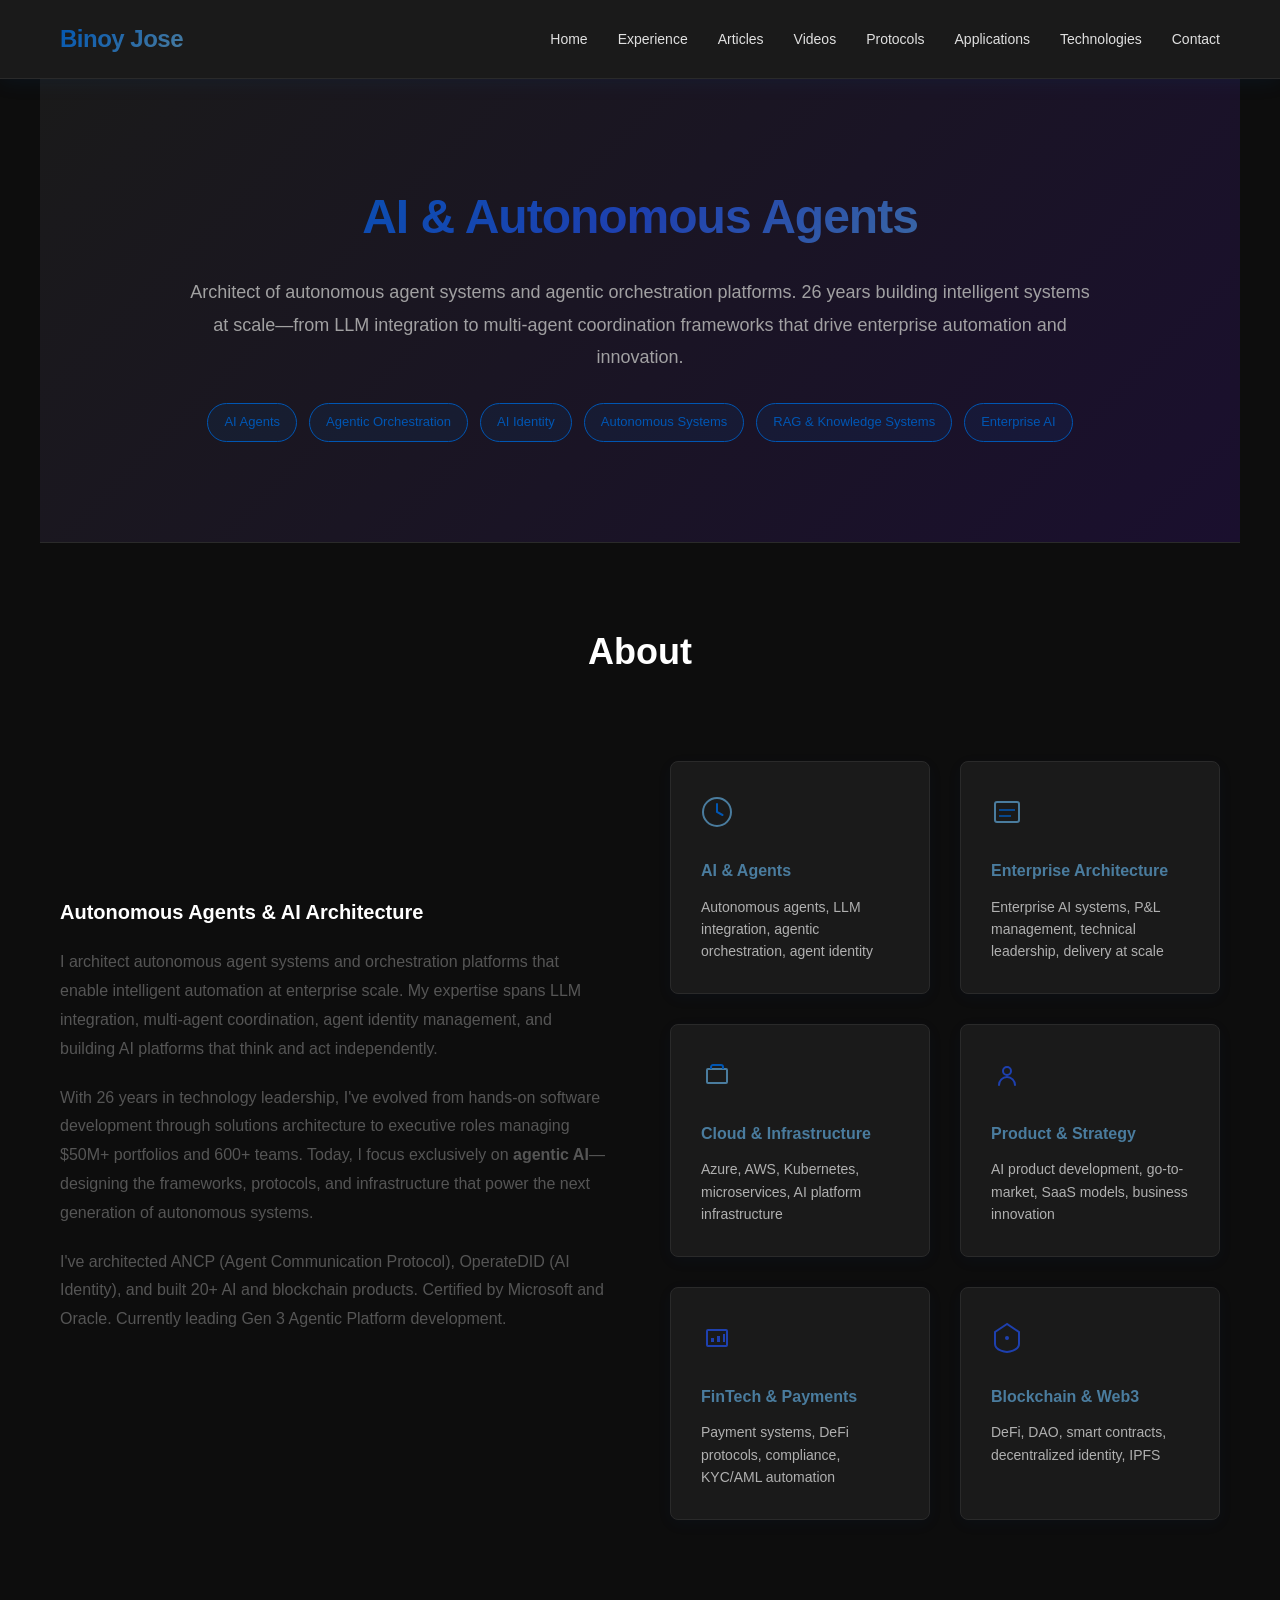
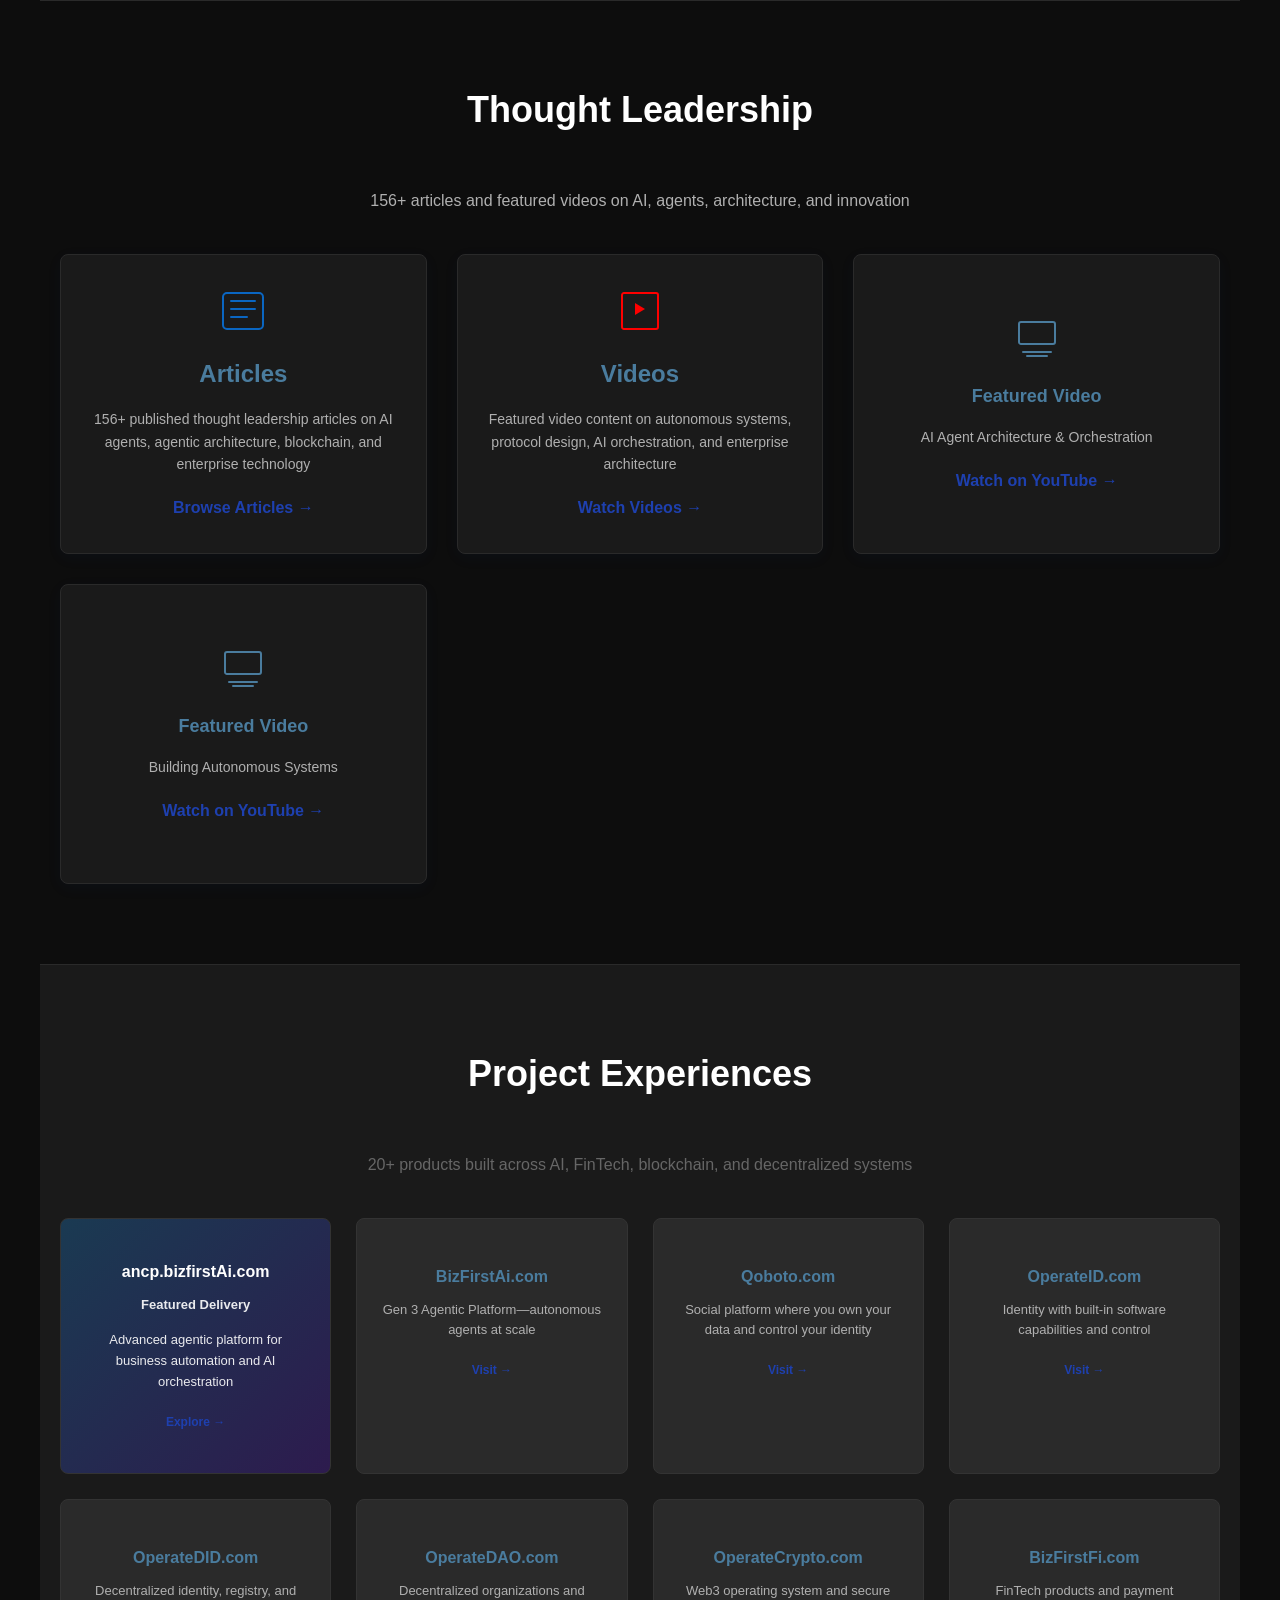
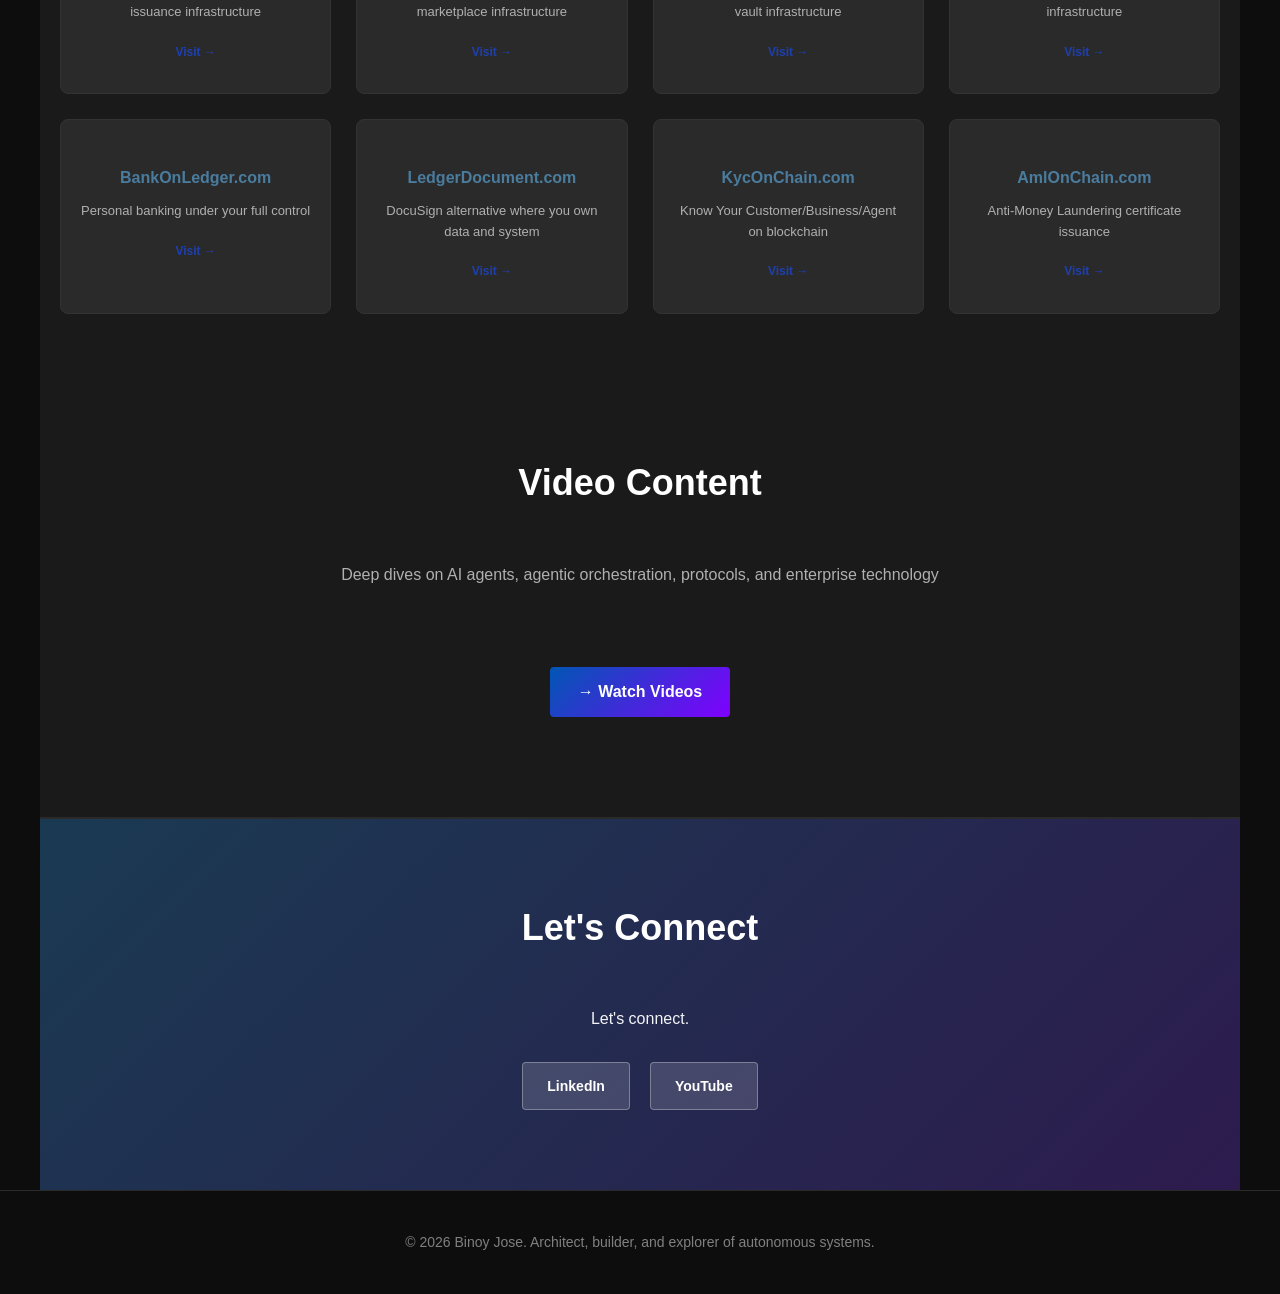
<file: Index.html>
<!DOCTYPE html>
<html lang="en">
<head>
    <meta charset="UTF-8">
    <meta name="viewport" content="width=device-width, initial-scale=1.0">
    <title>Binoy Jose - AI Agents & Autonomous Systems</title>
    <style>
        * {
            margin: 0;
            padding: 0;
            box-sizing: border-box;
        }

        body {
            font-family: -apple-system, BlinkMacSystemFont, 'Segoe UI', Roboto, 'Helvetica Neue', Arial, sans-serif;
            line-height: 1.6;
            color: #e0e0e0;
            background: #0d0d0d;
        }

        header {
            background: #1a1a1a;
            color: white;
            padding: 20px 0;
            position: sticky;
            top: 0;
            z-index: 1000;
            box-shadow: 0 2px 20px rgba(0, 86, 179, 0.1);
            border-bottom: 1px solid #2a2a2a;
        }

        nav {
            max-width: 1200px;
            margin: 0 auto;
            padding: 0 20px;
            display: flex;
            justify-content: space-between;
            align-items: center;
        }

        .logo {
            font-size: 24px;
            font-weight: 700;
            letter-spacing: -0.5px;
            background: linear-gradient(135deg, #0056b3, #4a7c9e);
            -webkit-background-clip: text;
            -webkit-text-fill-color: transparent;
            background-clip: text;
        }

        nav ul {
            display: flex;
            list-style: none;
            gap: 30px;
        }

        nav a {
            color: #e0e0e0;
            text-decoration: none;
            font-size: 14px;
            font-weight: 500;
            transition: all 0.3s;
        }

        nav a:hover {
            color: #4a7c9e;
        }

        .hero {
            background: linear-gradient(135deg, #1a1a1a 0%, #1a0f2e 100%);
            color: white;
            padding: 100px 20px;
            text-align: center;
            border-bottom: 1px solid #2a2a2a;
        }

        .hero-content {
            max-width: 900px;
            margin: 0 auto;
        }

        .hero h1 {
            font-size: 48px;
            margin-bottom: 20px;
            font-weight: 700;
            letter-spacing: -1px;
            background: linear-gradient(135deg, #0056b3, #1e40af, #4a7c9e);
            -webkit-background-clip: text;
            -webkit-text-fill-color: transparent;
            background-clip: text;
        }

        .hero p {
            font-size: 18px;
            margin-bottom: 30px;
            opacity: 0.9;
            line-height: 1.8;
            color: #b0b0b0;
        }

        .hero-tags {
            display: flex;
            flex-wrap: wrap;
            justify-content: center;
            gap: 12px;
            margin-top: 30px;
        }

        .tag {
            background: rgba(0, 86, 179, 0.1);
            padding: 8px 16px;
            border-radius: 20px;
            font-size: 13px;
            border: 1px solid #0056b3;
            color: #0056b3;
        }

        section {
            max-width: 1200px;
            margin: 0 auto;
            padding: 80px 20px;
        }

        section h2 {
            font-size: 36px;
            margin-bottom: 50px;
            text-align: center;
            color: white;
            font-weight: 700;
        }

        .about-content {
            display: grid;
            grid-template-columns: 1fr 1fr;
            gap: 60px;
            align-items: center;
        }

        .about-text h3 {
            font-size: 20px;
            margin-bottom: 20px;
            color: #ffffff;
            font-weight: 700;
        }

        .about-text p {
            margin-bottom: 20px;
            color: #555;
            line-height: 1.8;
        }

        .expertise-grid {
            display: grid;
            grid-template-columns: repeat(auto-fit, minmax(250px, 1fr));
            gap: 30px;
            margin-top: 30px;
        }

        .expertise-item {
            background: #1a1a1a;
            padding: 30px;
            border-radius: 8px;
            box-shadow: 0 4px 16px rgba(0, 86, 179, 0.05);
            border: 1px solid #2a2a2a;
            transition: all 0.3s;
        }

        .expertise-item:hover {
            transform: translateY(-5px);
            box-shadow: 0 8px 24px rgba(0, 86, 179, 0.15);
            border-color: #0056b3;
        }

        .icon-wrapper {
            font-size: 32px;
            margin-bottom: 15px;
        }

        .expertise-item h4 {
            margin-bottom: 12px;
            color: #4a7c9e;
            font-size: 16px;
            font-weight: 700;
        }

        .expertise-item p {
            font-size: 14px;
            color: #b0b0b0;
            line-height: 1.6;
        }

        .youtube-section {
            background: #1a1a1a;
            padding: 60px 20px;
            border-bottom: 1px solid #2a2a2a;
        }

        .youtube-container {
            max-width: 1200px;
            margin: 0 auto;
        }

        .youtube-grid {
            display: grid;
            grid-template-columns: repeat(auto-fit, minmax(300px, 1fr));
            gap: 30px;
            margin-top: 40px;
        }

        .youtube-embed {
            aspect-ratio: 16 / 9;
            border-radius: 8px;
            overflow: hidden;
            box-shadow: 0 4px 12px rgba(0,0,0,0.1);
        }

        .youtube-embed iframe {
            width: 100%;
            height: 100%;
            border: none;
        }

        .channel-link {
            display: inline-block;
            margin-top: 40px;
            background: linear-gradient(135deg, #0056b3, #8000ff);
            color: white;
            padding: 12px 28px;
            border-radius: 4px;
            text-decoration: none;
            font-weight: 600;
            transition: all 0.3s;
        }

        .channel-link:hover {
            transform: translateY(-2px);
            box-shadow: 0 8px 16px rgba(0, 86, 179, 0.3);
        }

        .articles-section {
            background: #0d0d0d;
            border-top: 1px solid #2a2a2a;
        }

        .articles-grid {
            display: grid;
            grid-template-columns: repeat(auto-fit, minmax(280px, 1fr));
            gap: 30px;
            margin-top: 40px;
        }

        .article-card {
            background: #1a1a1a;
            border-radius: 8px;
            padding: 25px;
            box-shadow: 0 4px 16px rgba(0, 86, 179, 0.05);
            border: 1px solid #2a2a2a;
            transition: all 0.3s;
        }

        .article-card:hover {
            transform: translateY(-5px);
            box-shadow: 0 8px 24px rgba(0, 86, 179, 0.15);
            border-color: #0056b3;
        }

        .article-card h4 {
            margin-bottom: 12px;
            color: #4a7c9e;
            font-weight: 700;
        }

        .article-card p {
            font-size: 14px;
            color: #b0b0b0;
            margin-bottom: 20px;
        }

        .article-link {
            color: #1e40af;
            text-decoration: none;
            font-weight: 600;
            transition: all 0.3s;
        }

        .article-link:hover {
            color: #0056b3;
        }

        .products-section {
            background: #1a1a1a;
            border-top: 1px solid #2a2a2a;
        }

        .products-grid {
            display: grid;
            grid-template-columns: repeat(auto-fit, minmax(250px, 1fr));
            gap: 25px;
            margin-top: 40px;
        }

        .product-card {
            background: #2a2a2a;
            padding: 30px 20px;
            border-radius: 8px;
            text-align: center;
            border: 1px solid #333;
            transition: all 0.3s;
        }

        .product-card:hover {
            transform: translateY(-3px);
            box-shadow: 0 8px 24px rgba(0, 86, 179, 0.1);
            border-color: #0056b3;
        }

        .product-card h4 {
            margin: 15px 0 10px 0;
            color: #4a7c9e;
            font-size: 16px;
            font-weight: 700;
        }

        .product-card p {
            font-size: 13px;
            color: #b0b0b0;
            margin-bottom: 15px;
        }

        .product-link {
            display: inline-block;
            color: #1e40af;
            text-decoration: none;
            font-size: 12px;
            font-weight: 600;
            transition: all 0.3s;
        }

        .product-link:hover {
            color: #0056b3;
        }

        .featured-product {
            background: linear-gradient(135deg, #1a3a52, #2d1b4e);
            color: white;
            grid-column: span 1;
            padding: 40px 30px;
        }

        .featured-product h4 {
            color: white;
            margin-top: 0;
        }

        .featured-product p {
            color: rgba(255,255,255,0.9);
        }

        .featured-product .product-link {
            color: #1e40af;
        }

        .contact-section {
            background: linear-gradient(135deg, #1a3a52 0%, #2d1b4e 100%);
            color: white;
            text-align: center;
            border-top: 1px solid #2a2a2a;
        }

        .contact-section h2 {
            color: white;
        }

        .contact-content {
            max-width: 600px;
            margin: 0 auto;
        }

        .contact-content p {
            font-size: 16px;
            margin-bottom: 30px;
            opacity: 0.95;
        }

        .social-links {
            display: flex;
            justify-content: center;
            gap: 20px;
            margin-top: 30px;
            flex-wrap: wrap;
        }

        .social-link {
            display: inline-block;
            background: rgba(255,255,255,0.15);
            padding: 12px 24px;
            border-radius: 4px;
            color: white;
            text-decoration: none;
            font-size: 14px;
            font-weight: 600;
            transition: all 0.3s;
            border: 1px solid rgba(255,255,255,0.3);
        }

        .social-link:hover {
            background: rgba(255,255,255,0.25);
            transform: translateY(-2px);
        }

        footer {
            background: #0d0d0d;
            color: #808080;
            text-align: center;
            padding: 40px 20px;
            font-size: 14px;
            border-top: 1px solid #2a2a2a;
        }

        footer a {
            color: #4a7c9e;
            text-decoration: none;
            transition: color 0.3s;
        }

        footer a:hover {
            color: #0056b3;
        }

        @media (max-width: 768px) {
            nav ul {
                gap: 15px;
            }

            .hero h1 {
                font-size: 32px;
            }

            .hero p {
                font-size: 16px;
            }

            .about-content {
                grid-template-columns: 1fr;
                gap: 40px;
            }

            section {
                padding: 60px 20px;
            }

            section h2 {
                font-size: 28px;
            }
        }
    </style>
</head>
<body>
    <!-- Navigation -->
    <header>
        <nav>
            <div class="logo">Binoy Jose</div>
            <ul>
                <li><a href="index.html">Home</a></li>
                <li><a href="experience.html">Experience</a></li>
                <li><a href="linkedin-articles.html">Articles</a></li>
                <li><a href="youtube-articles.html">Videos</a></li>
                <li><a href="protocols.html">Protocols</a></li>
                <li><a href="applications.html">Applications</a></li>
                <li><a href="tools.html">Technologies</a></li>
                <li><a href="#contact">Contact</a></li>
            </ul>
        </nav>
    </header>

    <!-- Hero Section -->
    <section class="hero">
        <div class="hero-content">
            <h1>AI & Autonomous Agents</h1>
            <p>Architect of autonomous agent systems and agentic orchestration platforms. 26 years building intelligent systems at scale—from LLM integration to multi-agent coordination frameworks that drive enterprise automation and innovation.</p>
            <div class="hero-tags">
                <span class="tag">AI Agents</span>
                <span class="tag">Agentic Orchestration</span>
                <span class="tag">AI Identity</span>
                <span class="tag">Autonomous Systems</span>
                <span class="tag">RAG & Knowledge Systems</span>
                <span class="tag">Enterprise AI</span>
            </div>
        </div>
    </section>

    <!-- About Section -->
    <section id="about">
        <h2>About</h2>
        <div class="about-content">
            <div class="about-text">
                <h3>Autonomous Agents & AI Architecture</h3>
                <p>I architect autonomous agent systems and orchestration platforms that enable intelligent automation at enterprise scale. My expertise spans LLM integration, multi-agent coordination, agent identity management, and building AI platforms that think and act independently.</p>
                <p>With 26 years in technology leadership, I've evolved from hands-on software development through solutions architecture to executive roles managing $50M+ portfolios and 600+ teams. Today, I focus exclusively on <strong>agentic AI</strong>—designing the frameworks, protocols, and infrastructure that power the next generation of autonomous systems.</p>
                <p>I've architected ANCP (Agent Communication Protocol), OperateDID (AI Identity), and built 20+ AI and blockchain products. Certified by Microsoft and Oracle. Currently leading Gen 3 Agentic Platform development.</p>
            </div>
            <div class="expertise-grid">
                <div class="expertise-item">
                    <div class="icon-wrapper">
                        <svg width="32" height="32" viewBox="0 0 32 32" fill="none" xmlns="http://www.w3.org/2000/svg">
                            <circle cx="16" cy="16" r="14" stroke="#4a7c9e" stroke-width="2"/>
                            <path d="M16 8v8l5.5 3" stroke="#0056b3" stroke-width="2" stroke-linecap="round"/>
                        </svg>
                    </div>
                    <h4>AI & Agents</h4>
                    <p>Autonomous agents, LLM integration, agentic orchestration, agent identity</p>
                </div>
                <div class="expertise-item">
                    <div class="icon-wrapper">
                        <svg width="32" height="32" viewBox="0 0 32 32" fill="none" xmlns="http://www.w3.org/2000/svg">
                            <rect x="4" y="6" width="24" height="20" rx="2" stroke="#4a7c9e" stroke-width="2"/>
                            <line x1="8" y1="14" x2="24" y2="14" stroke="#0056b3" stroke-width="1.5"/>
                            <line x1="8" y1="20" x2="20" y2="20" stroke="#0056b3" stroke-width="1.5"/>
                        </svg>
                    </div>
                    <h4>Enterprise Architecture</h4>
                    <p>Enterprise AI systems, P&L management, technical leadership, delivery at scale</p>
                </div>
                <div class="expertise-item">
                    <div class="icon-wrapper">
                        <svg width="32" height="32" viewBox="0 0 32 32" fill="none" xmlns="http://www.w3.org/2000/svg">
                            <rect x="6" y="10" width="20" height="14" rx="1" stroke="#4a7c9e" stroke-width="2"/>
                            <path d="M10 10V8c0-1.1.9-2 2-2h8c1.1 0 2 .9 2 2v2" stroke="#0056b3" stroke-width="2"/>
                        </svg>
                    </div>
                    <h4>Cloud & Infrastructure</h4>
                    <p>Azure, AWS, Kubernetes, microservices, AI platform infrastructure</p>
                </div>
                <div class="expertise-item">
                    <div class="icon-wrapper">
                        <svg width="32" height="32" viewBox="0 0 32 32" fill="none" xmlns="http://www.w3.org/2000/svg">
                            <circle cx="16" cy="12" r="4" stroke="#1e40af" stroke-width="2"/>
                            <path d="M8 26c0-4.4 3.6-8 8-8s8 3.6 8 8" stroke="#1e40af" stroke-width="2" stroke-linecap="round"/>
                        </svg>
                    </div>
                    <h4>Product & Strategy</h4>
                    <p>AI product development, go-to-market, SaaS models, business innovation</p>
                </div>
                <div class="expertise-item">
                    <div class="icon-wrapper">
                        <svg width="32" height="32" viewBox="0 0 32 32" fill="none" xmlns="http://www.w3.org/2000/svg">
                            <rect x="6" y="8" width="20" height="16" rx="1" stroke="#1e40af" stroke-width="2"/>
                            <path d="M10 16h3v4h-3zM16 14h3v6h-3zM22 12h2v8h-2z" fill="#1e40af"/>
                        </svg>
                    </div>
                    <h4>FinTech & Payments</h4>
                    <p>Payment systems, DeFi protocols, compliance, KYC/AML automation</p>
                </div>
                <div class="expertise-item">
                    <div class="icon-wrapper">
                        <svg width="32" height="32" viewBox="0 0 32 32" fill="none" xmlns="http://www.w3.org/2000/svg">
                            <path d="M16 2L4 10v12c0 7 12 8 12 8s12-1 12-8V10l-12-8z" stroke="#1e40af" stroke-width="2" fill="none"/>
                            <circle cx="16" cy="16" r="2" fill="#1e40af"/>
                        </svg>
                    </div>
                    <h4>Blockchain & Web3</h4>
                    <p>DeFi, DAO, smart contracts, decentralized identity, IPFS</p>
                </div>
            </div>
        </div>
    </section>

    <!-- Thought Leadership Section -->
    <section id="content" class="articles-section">
        <h2>Thought Leadership</h2>
        <p style="text-align: center; color: #b0b0b0; margin-bottom: 40px; font-size: 16px;">156+ articles and featured videos on AI, agents, architecture, and innovation</p>

        <div class="articles-grid">
            <!-- Box 1: Articles Navigation -->
            <div class="article-card" style="display: flex; flex-direction: column; justify-content: center; align-items: center; text-align: center; min-height: 300px; cursor: pointer;" onclick="location.href='linkedin-articles.html';">
                <svg width="48" height="48" viewBox="0 0 48 48" fill="none" xmlns="http://www.w3.org/2000/svg" style="margin-bottom: 20px; color: #0a66c2;">
                    <path d="M8 6H40C42.2091 6 44 7.79086 44 10V38C44 40.2091 42.2091 42 40 42H8C5.79086 42 4 40.2091 4 38V10C4 7.79086 5.79086 6 8 6Z" stroke="currentColor" stroke-width="2" stroke-linecap="round" stroke-linejoin="round"/>
                    <path d="M12 14H36M12 22H36M12 30H28" stroke="currentColor" stroke-width="2" stroke-linecap="round" stroke-linejoin="round"/>
                </svg>
                <h4 style="font-size: 24px; margin-bottom: 15px;">Articles</h4>
                <p style="margin-bottom: 20px; text-align: center;">156+ published thought leadership articles on AI agents, agentic architecture, blockchain, and enterprise technology</p>
                <a href="linkedin-articles.html" class="article-link">Browse Articles →</a>
            </div>

            <!-- Box 2: Videos Navigation -->
            <div class="article-card" style="display: flex; flex-direction: column; justify-content: center; align-items: center; text-align: center; min-height: 300px; cursor: pointer;" onclick="location.href='youtube-articles.html';">
                <svg width="48" height="48" viewBox="0 0 48 48" fill="none" xmlns="http://www.w3.org/2000/svg" style="margin-bottom: 20px; color: #ff0000;">
                    <path d="M6 8C6 6.89543 6.89543 6 8 6H40C41.1046 6 42 6.89543 42 8V40C42 41.1046 41.1046 42 40 42H8C6.89543 42 6 41.1046 6 40V8Z" stroke="currentColor" stroke-width="2" stroke-linecap="round" stroke-linejoin="round"/>
                    <path d="M19 28L29 22L19 16V28Z" fill="currentColor"/>
                </svg>
                <h4 style="font-size: 24px; margin-bottom: 15px;">Videos</h4>
                <p style="margin-bottom: 20px;">Featured video content on autonomous systems, protocol design, AI orchestration, and enterprise architecture</p>
                <a href="youtube-articles.html" class="article-link">Watch Videos →</a>
            </div>

            <!-- Box 3: Featured Video 1 -->
            <div class="article-card" style="display: flex; flex-direction: column; justify-content: center; align-items: center; text-align: center; min-height: 300px;">
                <svg width="48" height="48" viewBox="0 0 48 48" fill="none" xmlns="http://www.w3.org/2000/svg" style="margin-bottom: 20px; color: #4a7c9e;">
                    <path d="M6 10C6 8.89543 6.89543 8 8 8H40C41.1046 8 42 8.89543 42 10V28C42 29.1046 41.1046 30 40 30H8C6.89543 30 6 29.1046 6 28V10Z" stroke="currentColor" stroke-width="2" stroke-linecap="round" stroke-linejoin="round"/>
                    <path d="M10 38H38" stroke="currentColor" stroke-width="2" stroke-linecap="round" stroke-linejoin="round"/>
                    <path d="M14 42H34" stroke="currentColor" stroke-width="2" stroke-linecap="round" stroke-linejoin="round"/>
                </svg>
                <h4 style="font-size: 18px; margin-bottom: 15px;">Featured Video</h4>
                <p style="margin-bottom: 20px; color: #b0b0b0;">AI Agent Architecture & Orchestration</p>
                <a href="https://www.youtube.com/watch?v=HE9svlFlG0M" target="_blank" class="article-link">Watch on YouTube →</a>
            </div>

            <!-- Box 4: Featured Video 2 -->
            <div class="article-card" style="display: flex; flex-direction: column; justify-content: center; align-items: center; text-align: center; min-height: 300px;">
                <svg width="48" height="48" viewBox="0 0 48 48" fill="none" xmlns="http://www.w3.org/2000/svg" style="margin-bottom: 20px; color: #4a7c9e;">
                    <path d="M6 10C6 8.89543 6.89543 8 8 8H40C41.1046 8 42 8.89543 42 10V28C42 29.1046 41.1046 30 40 30H8C6.89543 30 6 29.1046 6 28V10Z" stroke="currentColor" stroke-width="2" stroke-linecap="round" stroke-linejoin="round"/>
                    <path d="M10 38H38" stroke="currentColor" stroke-width="2" stroke-linecap="round" stroke-linejoin="round"/>
                    <path d="M14 42H34" stroke="currentColor" stroke-width="2" stroke-linecap="round" stroke-linejoin="round"/>
                </svg>
                <h4 style="font-size: 18px; margin-bottom: 15px;">Featured Video</h4>
                <p style="margin-bottom: 20px; color: #b0b0b0;">Building Autonomous Systems</p>
                <a href="https://www.youtube.com/watch?v=6wqXIzmwPnc" target="_blank" class="article-link">Watch on YouTube →</a>
            </div>
        </div>
    </section>

    <!-- Products Section -->
    <section id="products" class="products-section">
        <h2>Project Experiences</h2>
        <p style="text-align: center; color: #666; margin-bottom: 40px; font-size: 16px;">20+ products built across AI, FinTech, blockchain, and decentralized systems</p>

        <div class="products-grid">
            <div class="product-card featured-product">
                <h4>ancp.bizfirstAi.com</h4>
                <p><strong>Featured Delivery</strong></p>
                <p>Advanced agentic platform for business automation and AI orchestration</p>
                <a href="https://ancp.bizfirstAi.com" class="product-link" target="_blank">Explore →</a>
            </div>

            <div class="product-card">
                <h4>BizFirstAi.com</h4>
                <p>Gen 3 Agentic Platform—autonomous agents at scale</p>
                <a href="https://BizFirstAi.com" class="product-link" target="_blank">Visit →</a>
            </div>

            <div class="product-card">
                <h4>Qoboto.com</h4>
                <p>Social platform where you own your data and control your identity</p>
                <a href="https://Qoboto.com" class="product-link" target="_blank">Visit →</a>
            </div>

            <div class="product-card">
                <h4>OperateID.com</h4>
                <p>Identity with built-in software capabilities and control</p>
                <a href="https://OperateID.com" class="product-link" target="_blank">Visit →</a>
            </div>

            <div class="product-card">
                <h4>OperateDID.com</h4>
                <p>Decentralized identity, registry, and issuance infrastructure</p>
                <a href="https://OperateDID.com" class="product-link" target="_blank">Visit →</a>
            </div>

            <div class="product-card">
                <h4>OperateDAO.com</h4>
                <p>Decentralized organizations and marketplace infrastructure</p>
                <a href="https://OperateDAO.com" class="product-link" target="_blank">Visit →</a>
            </div>

            <div class="product-card">
                <h4>OperateCrypto.com</h4>
                <p>Web3 operating system and secure vault infrastructure</p>
                <a href="https://OperateCrypto.com" class="product-link" target="_blank">Visit →</a>
            </div>

            <div class="product-card">
                <h4>BizFirstFi.com</h4>
                <p>FinTech products and payment infrastructure</p>
                <a href="https://BizFirstFi.com" class="product-link" target="_blank">Visit →</a>
            </div>

            <div class="product-card">
                <h4>BankOnLedger.com</h4>
                <p>Personal banking under your full control</p>
                <a href="https://BankOnLedger.com" class="product-link" target="_blank">Visit →</a>
            </div>

            <div class="product-card">
                <h4>LedgerDocument.com</h4>
                <p>DocuSign alternative where you own data and system</p>
                <a href="https://LedgerDocument.com" class="product-link" target="_blank">Visit →</a>
            </div>

            <div class="product-card">
                <h4>KycOnChain.com</h4>
                <p>Know Your Customer/Business/Agent on blockchain</p>
                <a href="https://KycOnChain.com" class="product-link" target="_blank">Visit →</a>
            </div>

            <div class="product-card">
                <h4>AmlOnChain.com</h4>
                <p>Anti-Money Laundering certificate issuance</p>
                <a href="https://AmlOnChain.com" class="product-link" target="_blank">Visit →</a>
            </div>
        </div>
    </section>

    <!-- Video Content Section -->
    <section id="videos" class="youtube-section">
        <div class="youtube-container">
            <h2>Video Content</h2>
            <p style="text-align: center; color: #b0b0b0; margin-bottom: 40px; font-size: 16px;">Deep dives on AI agents, agentic orchestration, protocols, and enterprise technology</p>
            <p style="text-align: center; margin-bottom: 40px;">
                <a href="youtube-articles.html" class="channel-link" target="_blank">→ Watch Videos</a>
            </p>
        </div>
    </section>

    <!-- Contact Section -->
    <section id="contact" class="contact-section">
        <div class="contact-content">
            <h2>Let's Connect</h2>
            <p>Let's connect.</p>
            <div class="social-links">
                <a href="https://www.linkedin.com/in/binoy-jose/" class="social-link" target="_blank">LinkedIn</a>
                <a href="https://www.youtube.com/@EnterpriseAiAgents" class="social-link" target="_blank">YouTube</a>
            </div>
        </div>
    </section>

    <!-- Footer -->
    <footer>
        <p>&copy; 2026 Binoy Jose. Architect, builder, and explorer of autonomous systems.</p>
    </footer>
</body>
</html>
</file>
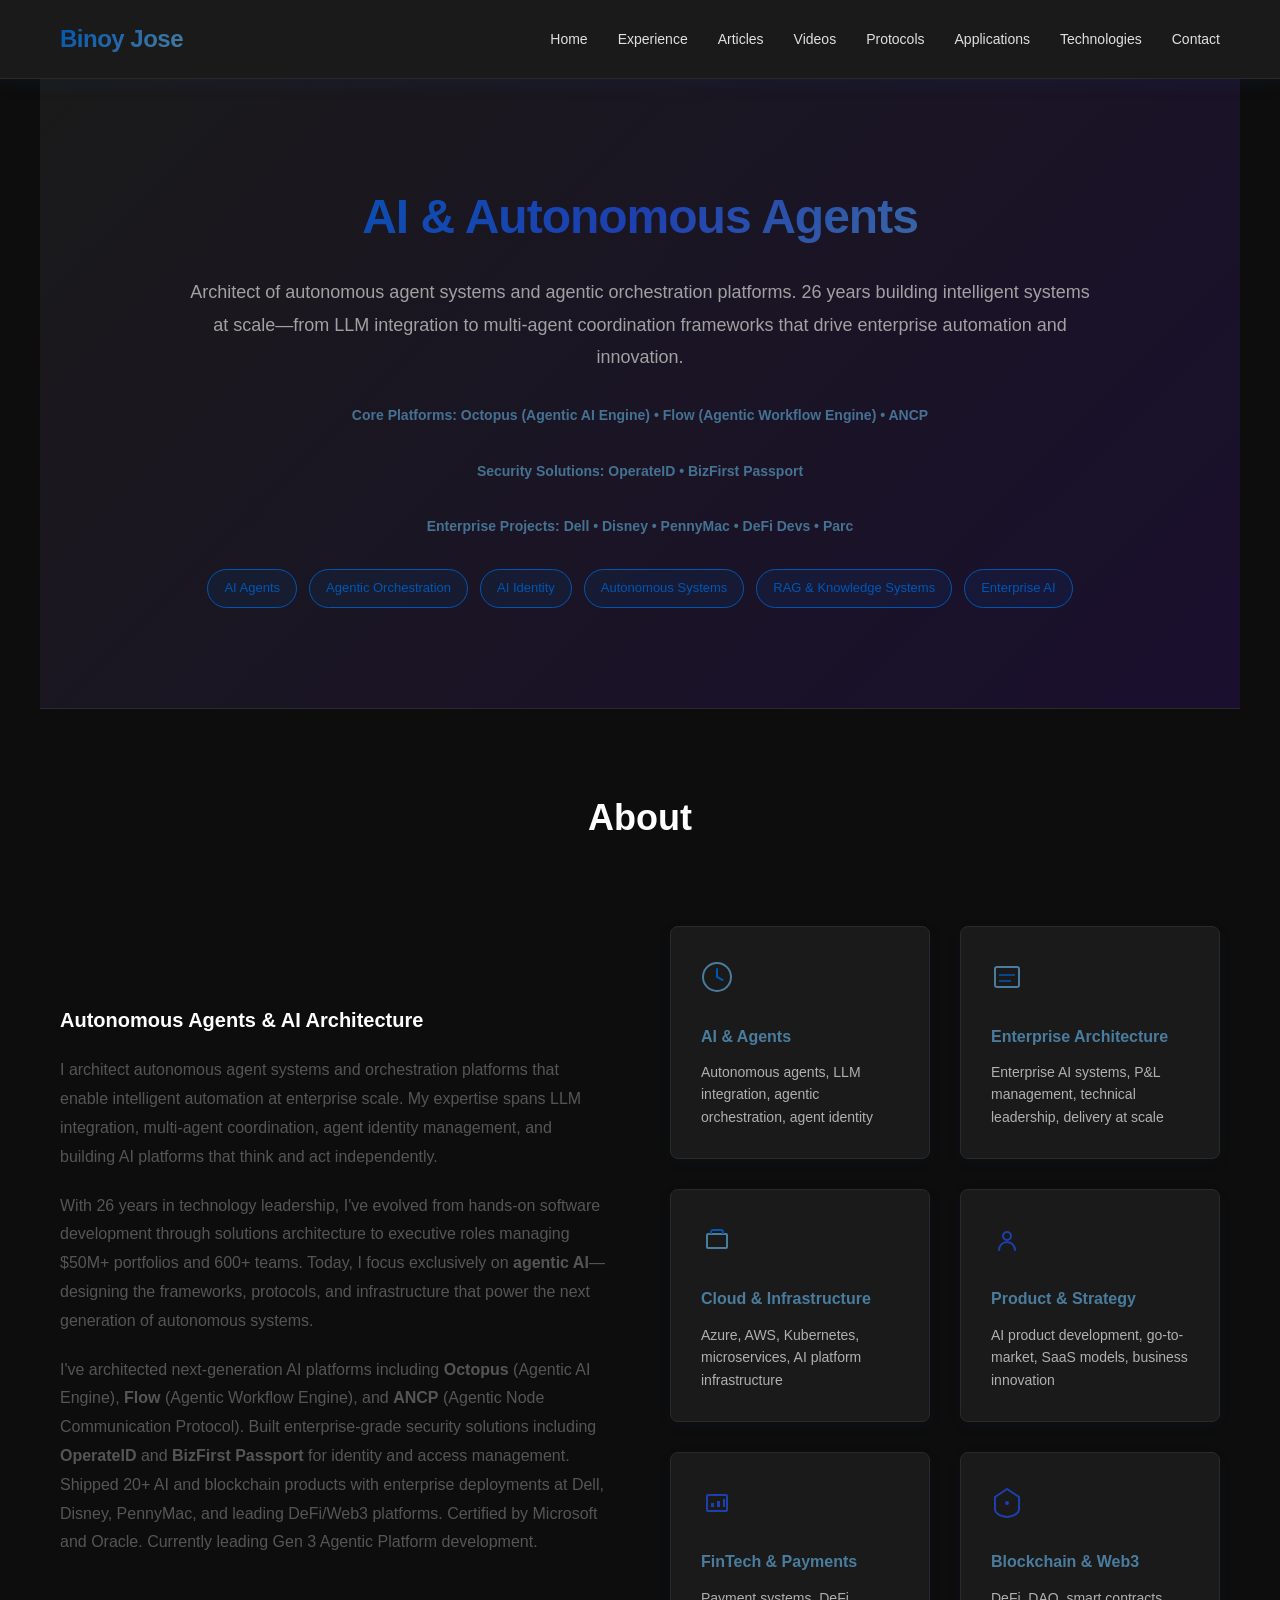
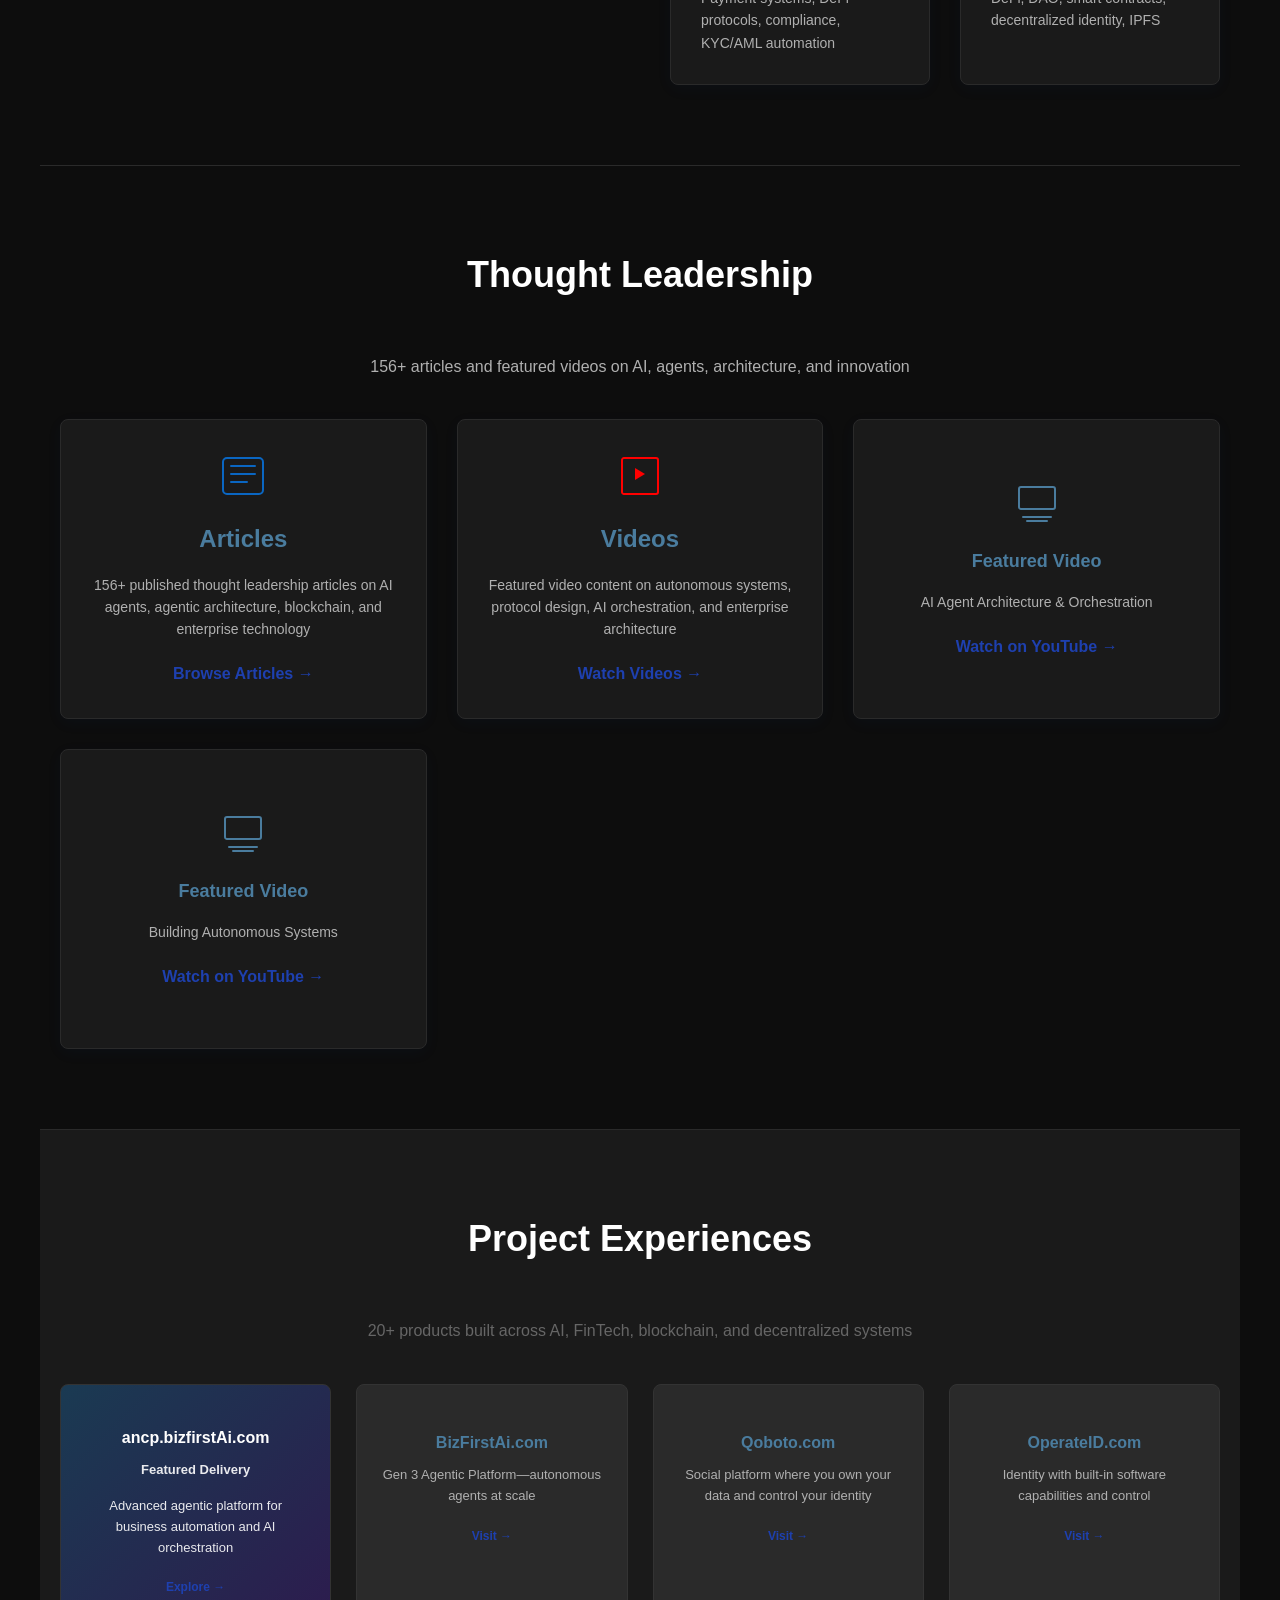
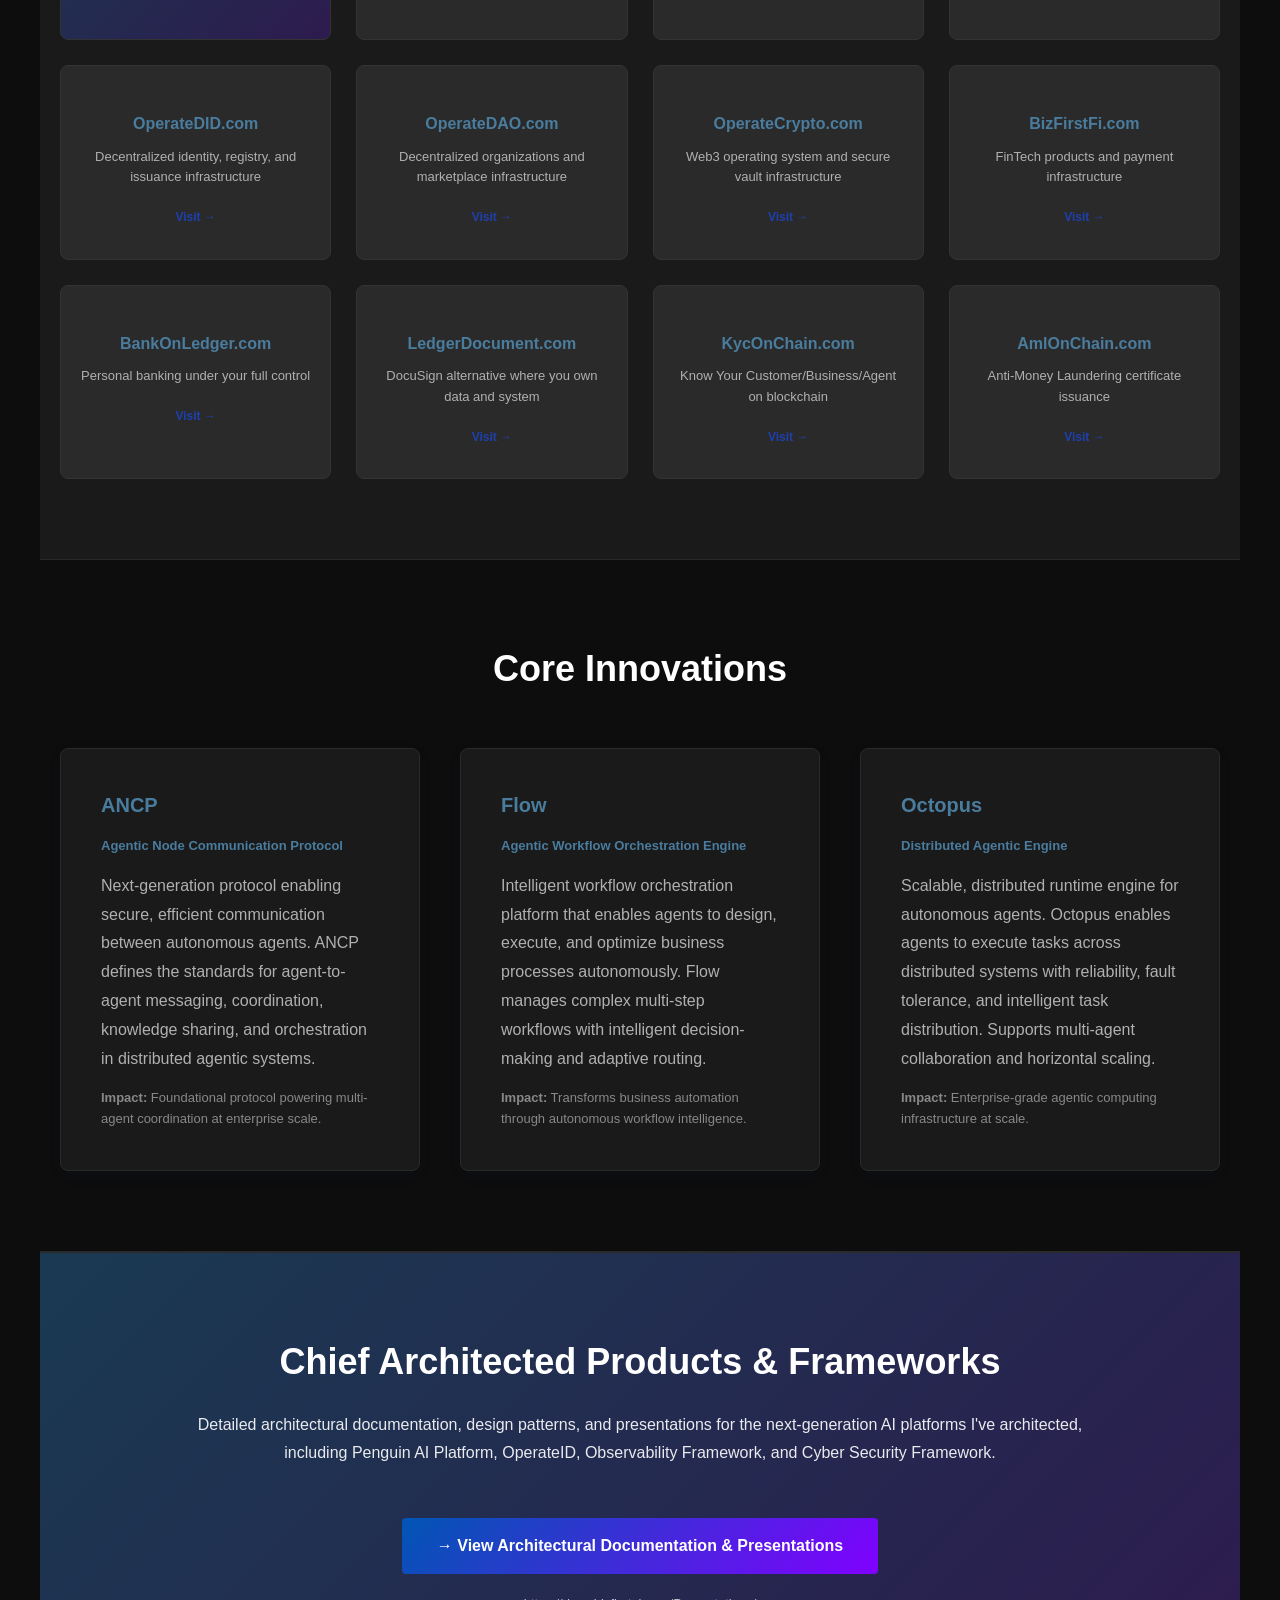
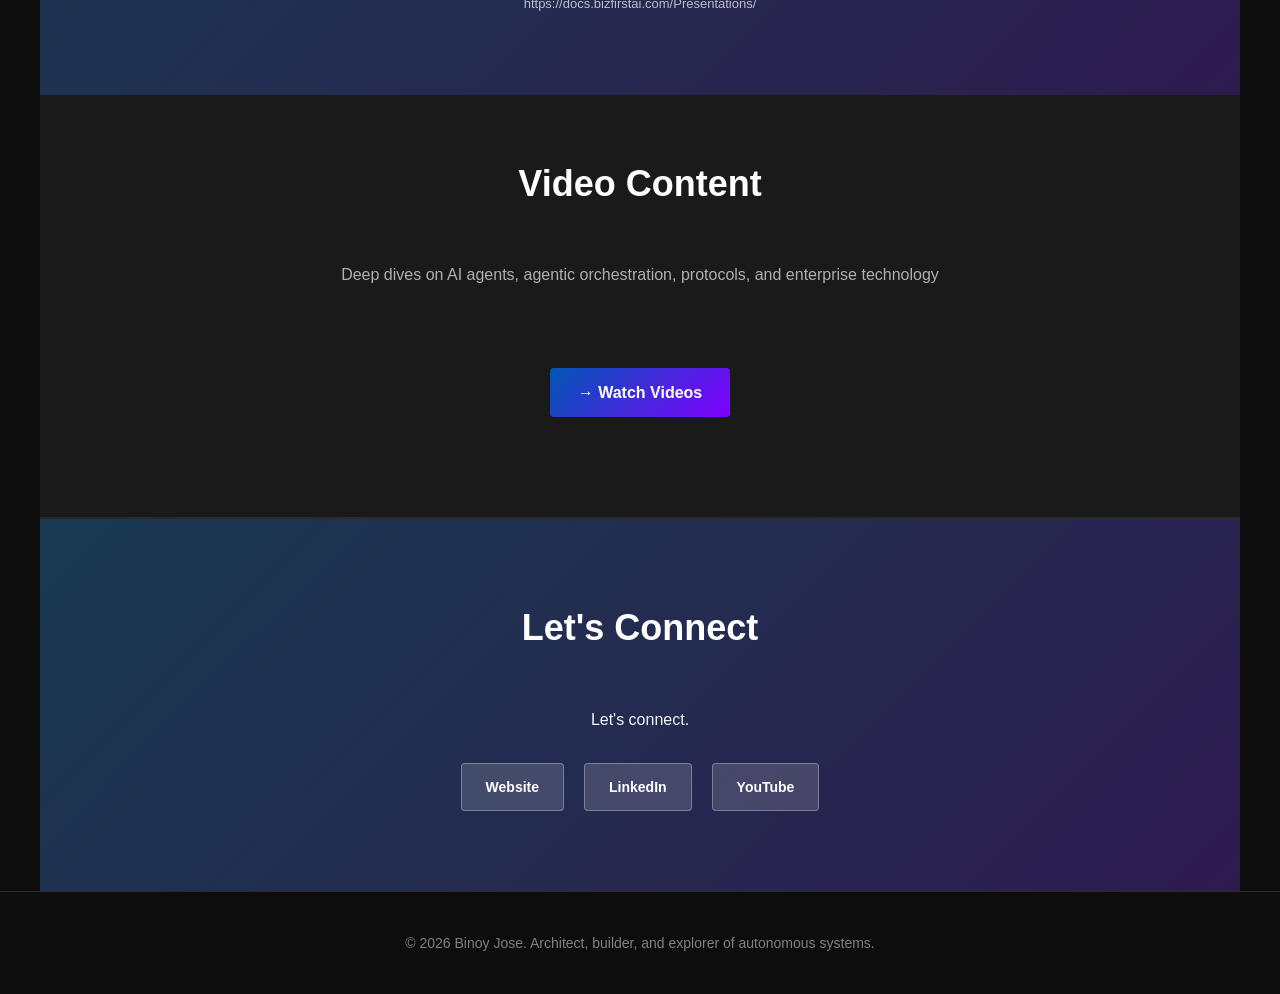
<file: index.html>
<!DOCTYPE html>
<html lang="en">
<head>
    <meta charset="UTF-8">
    <meta name="viewport" content="width=device-width, initial-scale=1.0">
    <title>Binoy Jose - AI Agents & Autonomous Systems</title>
    <style>
        * {
            margin: 0;
            padding: 0;
            box-sizing: border-box;
        }

        body {
            font-family: -apple-system, BlinkMacSystemFont, 'Segoe UI', Roboto, 'Helvetica Neue', Arial, sans-serif;
            line-height: 1.6;
            color: #e0e0e0;
            background: #0d0d0d;
        }

        header {
            background: #1a1a1a;
            color: white;
            padding: 20px 0;
            position: sticky;
            top: 0;
            z-index: 1000;
            box-shadow: 0 2px 20px rgba(0, 86, 179, 0.1);
            border-bottom: 1px solid #2a2a2a;
        }

        nav {
            max-width: 1200px;
            margin: 0 auto;
            padding: 0 20px;
            display: flex;
            justify-content: space-between;
            align-items: center;
        }

        .logo {
            font-size: 24px;
            font-weight: 700;
            letter-spacing: -0.5px;
            background: linear-gradient(135deg, #0056b3, #4a7c9e);
            -webkit-background-clip: text;
            -webkit-text-fill-color: transparent;
            background-clip: text;
        }

        nav ul {
            display: flex;
            list-style: none;
            gap: 30px;
        }

        nav a {
            color: #e0e0e0;
            text-decoration: none;
            font-size: 14px;
            font-weight: 500;
            transition: all 0.3s;
        }

        nav a:hover {
            color: #4a7c9e;
        }

        .hero {
            background: linear-gradient(135deg, #1a1a1a 0%, #1a0f2e 100%);
            color: white;
            padding: 100px 20px;
            text-align: center;
            border-bottom: 1px solid #2a2a2a;
        }

        .hero-content {
            max-width: 900px;
            margin: 0 auto;
        }

        .hero h1 {
            font-size: 48px;
            margin-bottom: 20px;
            font-weight: 700;
            letter-spacing: -1px;
            background: linear-gradient(135deg, #0056b3, #1e40af, #4a7c9e);
            -webkit-background-clip: text;
            -webkit-text-fill-color: transparent;
            background-clip: text;
        }

        .hero p {
            font-size: 18px;
            margin-bottom: 30px;
            opacity: 0.9;
            line-height: 1.8;
            color: #b0b0b0;
        }

        .hero-tags {
            display: flex;
            flex-wrap: wrap;
            justify-content: center;
            gap: 12px;
            margin-top: 30px;
        }

        .tag {
            background: rgba(0, 86, 179, 0.1);
            padding: 8px 16px;
            border-radius: 20px;
            font-size: 13px;
            border: 1px solid #0056b3;
            color: #0056b3;
        }

        section {
            max-width: 1200px;
            margin: 0 auto;
            padding: 80px 20px;
        }

        section h2 {
            font-size: 36px;
            margin-bottom: 50px;
            text-align: center;
            color: white;
            font-weight: 700;
        }

        .about-content {
            display: grid;
            grid-template-columns: 1fr 1fr;
            gap: 60px;
            align-items: center;
        }

        .about-text h3 {
            font-size: 20px;
            margin-bottom: 20px;
            color: #ffffff;
            font-weight: 700;
        }

        .about-text p {
            margin-bottom: 20px;
            color: #555;
            line-height: 1.8;
        }

        .expertise-grid {
            display: grid;
            grid-template-columns: repeat(auto-fit, minmax(250px, 1fr));
            gap: 30px;
            margin-top: 30px;
        }

        .expertise-item {
            background: #1a1a1a;
            padding: 30px;
            border-radius: 8px;
            box-shadow: 0 4px 16px rgba(0, 86, 179, 0.05);
            border: 1px solid #2a2a2a;
            transition: all 0.3s;
        }

        .expertise-item:hover {
            transform: translateY(-5px);
            box-shadow: 0 8px 24px rgba(0, 86, 179, 0.15);
            border-color: #0056b3;
        }

        .icon-wrapper {
            font-size: 32px;
            margin-bottom: 15px;
        }

        .expertise-item h4 {
            margin-bottom: 12px;
            color: #4a7c9e;
            font-size: 16px;
            font-weight: 700;
        }

        .expertise-item p {
            font-size: 14px;
            color: #b0b0b0;
            line-height: 1.6;
        }

        .youtube-section {
            background: #1a1a1a;
            padding: 60px 20px;
            border-bottom: 1px solid #2a2a2a;
        }

        .youtube-container {
            max-width: 1200px;
            margin: 0 auto;
        }

        .youtube-grid {
            display: grid;
            grid-template-columns: repeat(auto-fit, minmax(300px, 1fr));
            gap: 30px;
            margin-top: 40px;
        }

        .youtube-embed {
            aspect-ratio: 16 / 9;
            border-radius: 8px;
            overflow: hidden;
            box-shadow: 0 4px 12px rgba(0,0,0,0.1);
        }

        .youtube-embed iframe {
            width: 100%;
            height: 100%;
            border: none;
        }

        .channel-link {
            display: inline-block;
            margin-top: 40px;
            background: linear-gradient(135deg, #0056b3, #8000ff);
            color: white;
            padding: 12px 28px;
            border-radius: 4px;
            text-decoration: none;
            font-weight: 600;
            transition: all 0.3s;
        }

        .channel-link:hover {
            transform: translateY(-2px);
            box-shadow: 0 8px 16px rgba(0, 86, 179, 0.3);
        }

        .articles-section {
            background: #0d0d0d;
            border-top: 1px solid #2a2a2a;
        }

        .articles-grid {
            display: grid;
            grid-template-columns: repeat(auto-fit, minmax(280px, 1fr));
            gap: 30px;
            margin-top: 40px;
        }

        .article-card {
            background: #1a1a1a;
            border-radius: 8px;
            padding: 25px;
            box-shadow: 0 4px 16px rgba(0, 86, 179, 0.05);
            border: 1px solid #2a2a2a;
            transition: all 0.3s;
        }

        .article-card:hover {
            transform: translateY(-5px);
            box-shadow: 0 8px 24px rgba(0, 86, 179, 0.15);
            border-color: #0056b3;
        }

        .article-card h4 {
            margin-bottom: 12px;
            color: #4a7c9e;
            font-weight: 700;
        }

        .article-card p {
            font-size: 14px;
            color: #b0b0b0;
            margin-bottom: 20px;
        }

        .article-link {
            color: #1e40af;
            text-decoration: none;
            font-weight: 600;
            transition: all 0.3s;
        }

        .article-link:hover {
            color: #0056b3;
        }

        .products-section {
            background: #1a1a1a;
            border-top: 1px solid #2a2a2a;
        }

        .products-grid {
            display: grid;
            grid-template-columns: repeat(auto-fit, minmax(250px, 1fr));
            gap: 25px;
            margin-top: 40px;
        }

        .product-card {
            background: #2a2a2a;
            padding: 30px 20px;
            border-radius: 8px;
            text-align: center;
            border: 1px solid #333;
            transition: all 0.3s;
        }

        .product-card:hover {
            transform: translateY(-3px);
            box-shadow: 0 8px 24px rgba(0, 86, 179, 0.1);
            border-color: #0056b3;
        }

        .product-card h4 {
            margin: 15px 0 10px 0;
            color: #4a7c9e;
            font-size: 16px;
            font-weight: 700;
        }

        .product-card p {
            font-size: 13px;
            color: #b0b0b0;
            margin-bottom: 15px;
        }

        .product-link {
            display: inline-block;
            color: #1e40af;
            text-decoration: none;
            font-size: 12px;
            font-weight: 600;
            transition: all 0.3s;
        }

        .product-link:hover {
            color: #0056b3;
        }

        .featured-product {
            background: linear-gradient(135deg, #1a3a52, #2d1b4e);
            color: white;
            grid-column: span 1;
            padding: 40px 30px;
        }

        .featured-product h4 {
            color: white;
            margin-top: 0;
        }

        .featured-product p {
            color: rgba(255,255,255,0.9);
        }

        .featured-product .product-link {
            color: #1e40af;
        }

        .contact-section {
            background: linear-gradient(135deg, #1a3a52 0%, #2d1b4e 100%);
            color: white;
            text-align: center;
            border-top: 1px solid #2a2a2a;
        }

        .contact-section h2 {
            color: white;
        }

        .contact-content {
            max-width: 600px;
            margin: 0 auto;
        }

        .contact-content p {
            font-size: 16px;
            margin-bottom: 30px;
            opacity: 0.95;
        }

        .social-links {
            display: flex;
            justify-content: center;
            gap: 20px;
            margin-top: 30px;
            flex-wrap: wrap;
        }

        .social-link {
            display: inline-block;
            background: rgba(255,255,255,0.15);
            padding: 12px 24px;
            border-radius: 4px;
            color: white;
            text-decoration: none;
            font-size: 14px;
            font-weight: 600;
            transition: all 0.3s;
            border: 1px solid rgba(255,255,255,0.3);
        }

        .social-link:hover {
            background: rgba(255,255,255,0.25);
            transform: translateY(-2px);
        }

        footer {
            background: #0d0d0d;
            color: #808080;
            text-align: center;
            padding: 40px 20px;
            font-size: 14px;
            border-top: 1px solid #2a2a2a;
        }

        footer a {
            color: #4a7c9e;
            text-decoration: none;
            transition: color 0.3s;
        }

        footer a:hover {
            color: #0056b3;
        }

        @media (max-width: 768px) {
            nav ul {
                gap: 15px;
            }

            .hero h1 {
                font-size: 32px;
            }

            .hero p {
                font-size: 16px;
            }

            .about-content {
                grid-template-columns: 1fr;
                gap: 40px;
            }

            section {
                padding: 60px 20px;
            }

            section h2 {
                font-size: 28px;
            }
        }
    </style>
</head>
<body>
    <!-- Navigation -->
    <header>
        <nav>
            <div class="logo">Binoy Jose</div>
            <ul>
                <li><a href="index.html">Home</a></li>
                <li><a href="experience.html">Experience</a></li>
                <li><a href="linkedin-articles.html">Articles</a></li>
                <li><a href="youtube-articles.html">Videos</a></li>
                <li><a href="protocols.html">Protocols</a></li>
                <li><a href="applications.html">Applications</a></li>
                <li><a href="tools.html">Technologies</a></li>
                <li><a href="#contact">Contact</a></li>
            </ul>
        </nav>
    </header>

    <!-- Hero Section -->
    <section class="hero">
        <div class="hero-content">
            <h1>AI & Autonomous Agents</h1>
            <p>Architect of autonomous agent systems and agentic orchestration platforms. 26 years building intelligent systems at scale—from LLM integration to multi-agent coordination frameworks that drive enterprise automation and innovation.</p>
            <p style="font-size: 14px; color: #4a7c9e; margin-top: 20px; font-weight: 600;">Core Platforms: Octopus (Agentic AI Engine) • Flow (Agentic Workflow Engine) • ANCP</p>
            <p style="font-size: 14px; color: #4a7c9e; margin-top: 8px; font-weight: 600;">Security Solutions: OperateID • BizFirst Passport</p>
            <p style="font-size: 14px; color: #4a7c9e; margin-top: 8px; font-weight: 600;">Enterprise Projects: Dell • Disney • PennyMac • DeFi Devs • Parc</p>
            <div class="hero-tags">
                <span class="tag">AI Agents</span>
                <span class="tag">Agentic Orchestration</span>
                <span class="tag">AI Identity</span>
                <span class="tag">Autonomous Systems</span>
                <span class="tag">RAG & Knowledge Systems</span>
                <span class="tag">Enterprise AI</span>
            </div>
        </div>
    </section>

    <!-- About Section -->
    <section id="about">
        <h2>About</h2>
        <div class="about-content">
            <div class="about-text">
                <h3>Autonomous Agents & AI Architecture</h3>
                <p>I architect autonomous agent systems and orchestration platforms that enable intelligent automation at enterprise scale. My expertise spans LLM integration, multi-agent coordination, agent identity management, and building AI platforms that think and act independently.</p>
                <p>With 26 years in technology leadership, I've evolved from hands-on software development through solutions architecture to executive roles managing $50M+ portfolios and 600+ teams. Today, I focus exclusively on <strong>agentic AI</strong>—designing the frameworks, protocols, and infrastructure that power the next generation of autonomous systems.</p>
                <p>I've architected next-generation AI platforms including <strong>Octopus</strong> (Agentic AI Engine), <strong>Flow</strong> (Agentic Workflow Engine), and <strong>ANCP</strong> (Agentic Node Communication Protocol). Built enterprise-grade security solutions including <strong>OperateID</strong> and <strong>BizFirst Passport</strong> for identity and access management. Shipped 20+ AI and blockchain products with enterprise deployments at Dell, Disney, PennyMac, and leading DeFi/Web3 platforms. Certified by Microsoft and Oracle. Currently leading Gen 3 Agentic Platform development.</p>
            </div>
            <div class="expertise-grid">
                <div class="expertise-item">
                    <div class="icon-wrapper">
                        <svg width="32" height="32" viewBox="0 0 32 32" fill="none" xmlns="http://www.w3.org/2000/svg">
                            <circle cx="16" cy="16" r="14" stroke="#4a7c9e" stroke-width="2"/>
                            <path d="M16 8v8l5.5 3" stroke="#0056b3" stroke-width="2" stroke-linecap="round"/>
                        </svg>
                    </div>
                    <h4>AI & Agents</h4>
                    <p>Autonomous agents, LLM integration, agentic orchestration, agent identity</p>
                </div>
                <div class="expertise-item">
                    <div class="icon-wrapper">
                        <svg width="32" height="32" viewBox="0 0 32 32" fill="none" xmlns="http://www.w3.org/2000/svg">
                            <rect x="4" y="6" width="24" height="20" rx="2" stroke="#4a7c9e" stroke-width="2"/>
                            <line x1="8" y1="14" x2="24" y2="14" stroke="#0056b3" stroke-width="1.5"/>
                            <line x1="8" y1="20" x2="20" y2="20" stroke="#0056b3" stroke-width="1.5"/>
                        </svg>
                    </div>
                    <h4>Enterprise Architecture</h4>
                    <p>Enterprise AI systems, P&L management, technical leadership, delivery at scale</p>
                </div>
                <div class="expertise-item">
                    <div class="icon-wrapper">
                        <svg width="32" height="32" viewBox="0 0 32 32" fill="none" xmlns="http://www.w3.org/2000/svg">
                            <rect x="6" y="10" width="20" height="14" rx="1" stroke="#4a7c9e" stroke-width="2"/>
                            <path d="M10 10V8c0-1.1.9-2 2-2h8c1.1 0 2 .9 2 2v2" stroke="#0056b3" stroke-width="2"/>
                        </svg>
                    </div>
                    <h4>Cloud & Infrastructure</h4>
                    <p>Azure, AWS, Kubernetes, microservices, AI platform infrastructure</p>
                </div>
                <div class="expertise-item">
                    <div class="icon-wrapper">
                        <svg width="32" height="32" viewBox="0 0 32 32" fill="none" xmlns="http://www.w3.org/2000/svg">
                            <circle cx="16" cy="12" r="4" stroke="#1e40af" stroke-width="2"/>
                            <path d="M8 26c0-4.4 3.6-8 8-8s8 3.6 8 8" stroke="#1e40af" stroke-width="2" stroke-linecap="round"/>
                        </svg>
                    </div>
                    <h4>Product & Strategy</h4>
                    <p>AI product development, go-to-market, SaaS models, business innovation</p>
                </div>
                <div class="expertise-item">
                    <div class="icon-wrapper">
                        <svg width="32" height="32" viewBox="0 0 32 32" fill="none" xmlns="http://www.w3.org/2000/svg">
                            <rect x="6" y="8" width="20" height="16" rx="1" stroke="#1e40af" stroke-width="2"/>
                            <path d="M10 16h3v4h-3zM16 14h3v6h-3zM22 12h2v8h-2z" fill="#1e40af"/>
                        </svg>
                    </div>
                    <h4>FinTech & Payments</h4>
                    <p>Payment systems, DeFi protocols, compliance, KYC/AML automation</p>
                </div>
                <div class="expertise-item">
                    <div class="icon-wrapper">
                        <svg width="32" height="32" viewBox="0 0 32 32" fill="none" xmlns="http://www.w3.org/2000/svg">
                            <path d="M16 2L4 10v12c0 7 12 8 12 8s12-1 12-8V10l-12-8z" stroke="#1e40af" stroke-width="2" fill="none"/>
                            <circle cx="16" cy="16" r="2" fill="#1e40af"/>
                        </svg>
                    </div>
                    <h4>Blockchain & Web3</h4>
                    <p>DeFi, DAO, smart contracts, decentralized identity, IPFS</p>
                </div>
            </div>
        </div>
    </section>

    <!-- Thought Leadership Section -->
    <section id="content" class="articles-section">
        <h2>Thought Leadership</h2>
        <p style="text-align: center; color: #b0b0b0; margin-bottom: 40px; font-size: 16px;">156+ articles and featured videos on AI, agents, architecture, and innovation</p>

        <div class="articles-grid">
            <!-- Box 1: Articles Navigation -->
            <div class="article-card" style="display: flex; flex-direction: column; justify-content: center; align-items: center; text-align: center; min-height: 300px; cursor: pointer;" onclick="location.href='linkedin-articles.html';">
                <svg width="48" height="48" viewBox="0 0 48 48" fill="none" xmlns="http://www.w3.org/2000/svg" style="margin-bottom: 20px; color: #0a66c2;">
                    <path d="M8 6H40C42.2091 6 44 7.79086 44 10V38C44 40.2091 42.2091 42 40 42H8C5.79086 42 4 40.2091 4 38V10C4 7.79086 5.79086 6 8 6Z" stroke="currentColor" stroke-width="2" stroke-linecap="round" stroke-linejoin="round"/>
                    <path d="M12 14H36M12 22H36M12 30H28" stroke="currentColor" stroke-width="2" stroke-linecap="round" stroke-linejoin="round"/>
                </svg>
                <h4 style="font-size: 24px; margin-bottom: 15px;">Articles</h4>
                <p style="margin-bottom: 20px; text-align: center;">156+ published thought leadership articles on AI agents, agentic architecture, blockchain, and enterprise technology</p>
                <a href="linkedin-articles.html" class="article-link">Browse Articles →</a>
            </div>

            <!-- Box 2: Videos Navigation -->
            <div class="article-card" style="display: flex; flex-direction: column; justify-content: center; align-items: center; text-align: center; min-height: 300px; cursor: pointer;" onclick="location.href='youtube-articles.html';">
                <svg width="48" height="48" viewBox="0 0 48 48" fill="none" xmlns="http://www.w3.org/2000/svg" style="margin-bottom: 20px; color: #ff0000;">
                    <path d="M6 8C6 6.89543 6.89543 6 8 6H40C41.1046 6 42 6.89543 42 8V40C42 41.1046 41.1046 42 40 42H8C6.89543 42 6 41.1046 6 40V8Z" stroke="currentColor" stroke-width="2" stroke-linecap="round" stroke-linejoin="round"/>
                    <path d="M19 28L29 22L19 16V28Z" fill="currentColor"/>
                </svg>
                <h4 style="font-size: 24px; margin-bottom: 15px;">Videos</h4>
                <p style="margin-bottom: 20px;">Featured video content on autonomous systems, protocol design, AI orchestration, and enterprise architecture</p>
                <a href="youtube-articles.html" class="article-link">Watch Videos →</a>
            </div>

            <!-- Box 3: Featured Video 1 -->
            <div class="article-card" style="display: flex; flex-direction: column; justify-content: center; align-items: center; text-align: center; min-height: 300px;">
                <svg width="48" height="48" viewBox="0 0 48 48" fill="none" xmlns="http://www.w3.org/2000/svg" style="margin-bottom: 20px; color: #4a7c9e;">
                    <path d="M6 10C6 8.89543 6.89543 8 8 8H40C41.1046 8 42 8.89543 42 10V28C42 29.1046 41.1046 30 40 30H8C6.89543 30 6 29.1046 6 28V10Z" stroke="currentColor" stroke-width="2" stroke-linecap="round" stroke-linejoin="round"/>
                    <path d="M10 38H38" stroke="currentColor" stroke-width="2" stroke-linecap="round" stroke-linejoin="round"/>
                    <path d="M14 42H34" stroke="currentColor" stroke-width="2" stroke-linecap="round" stroke-linejoin="round"/>
                </svg>
                <h4 style="font-size: 18px; margin-bottom: 15px;">Featured Video</h4>
                <p style="margin-bottom: 20px; color: #b0b0b0;">AI Agent Architecture & Orchestration</p>
                <a href="https://www.youtube.com/watch?v=HE9svlFlG0M" target="_blank" class="article-link">Watch on YouTube →</a>
            </div>

            <!-- Box 4: Featured Video 2 -->
            <div class="article-card" style="display: flex; flex-direction: column; justify-content: center; align-items: center; text-align: center; min-height: 300px;">
                <svg width="48" height="48" viewBox="0 0 48 48" fill="none" xmlns="http://www.w3.org/2000/svg" style="margin-bottom: 20px; color: #4a7c9e;">
                    <path d="M6 10C6 8.89543 6.89543 8 8 8H40C41.1046 8 42 8.89543 42 10V28C42 29.1046 41.1046 30 40 30H8C6.89543 30 6 29.1046 6 28V10Z" stroke="currentColor" stroke-width="2" stroke-linecap="round" stroke-linejoin="round"/>
                    <path d="M10 38H38" stroke="currentColor" stroke-width="2" stroke-linecap="round" stroke-linejoin="round"/>
                    <path d="M14 42H34" stroke="currentColor" stroke-width="2" stroke-linecap="round" stroke-linejoin="round"/>
                </svg>
                <h4 style="font-size: 18px; margin-bottom: 15px;">Featured Video</h4>
                <p style="margin-bottom: 20px; color: #b0b0b0;">Building Autonomous Systems</p>
                <a href="https://www.youtube.com/watch?v=6wqXIzmwPnc" target="_blank" class="article-link">Watch on YouTube →</a>
            </div>
        </div>
    </section>

    <!-- Products Section -->
    <section id="products" class="products-section">
        <h2>Project Experiences</h2>
        <p style="text-align: center; color: #666; margin-bottom: 40px; font-size: 16px;">20+ products built across AI, FinTech, blockchain, and decentralized systems</p>

        <div class="products-grid">
            <div class="product-card featured-product">
                <h4>ancp.bizfirstAi.com</h4>
                <p><strong>Featured Delivery</strong></p>
                <p>Advanced agentic platform for business automation and AI orchestration</p>
                <a href="https://ancp.bizfirstAi.com" class="product-link" target="_blank">Explore →</a>
            </div>

            <div class="product-card">
                <h4>BizFirstAi.com</h4>
                <p>Gen 3 Agentic Platform—autonomous agents at scale</p>
                <a href="https://BizFirstAi.com" class="product-link" target="_blank">Visit →</a>
            </div>

            <div class="product-card">
                <h4>Qoboto.com</h4>
                <p>Social platform where you own your data and control your identity</p>
                <a href="https://Qoboto.com" class="product-link" target="_blank">Visit →</a>
            </div>

            <div class="product-card">
                <h4>OperateID.com</h4>
                <p>Identity with built-in software capabilities and control</p>
                <a href="https://OperateID.com" class="product-link" target="_blank">Visit →</a>
            </div>

            <div class="product-card">
                <h4>OperateDID.com</h4>
                <p>Decentralized identity, registry, and issuance infrastructure</p>
                <a href="https://OperateDID.com" class="product-link" target="_blank">Visit →</a>
            </div>

            <div class="product-card">
                <h4>OperateDAO.com</h4>
                <p>Decentralized organizations and marketplace infrastructure</p>
                <a href="https://OperateDAO.com" class="product-link" target="_blank">Visit →</a>
            </div>

            <div class="product-card">
                <h4>OperateCrypto.com</h4>
                <p>Web3 operating system and secure vault infrastructure</p>
                <a href="https://OperateCrypto.com" class="product-link" target="_blank">Visit →</a>
            </div>

            <div class="product-card">
                <h4>BizFirstFi.com</h4>
                <p>FinTech products and payment infrastructure</p>
                <a href="https://BizFirstFi.com" class="product-link" target="_blank">Visit →</a>
            </div>

            <div class="product-card">
                <h4>BankOnLedger.com</h4>
                <p>Personal banking under your full control</p>
                <a href="https://BankOnLedger.com" class="product-link" target="_blank">Visit →</a>
            </div>

            <div class="product-card">
                <h4>LedgerDocument.com</h4>
                <p>DocuSign alternative where you own data and system</p>
                <a href="https://LedgerDocument.com" class="product-link" target="_blank">Visit →</a>
            </div>

            <div class="product-card">
                <h4>KycOnChain.com</h4>
                <p>Know Your Customer/Business/Agent on blockchain</p>
                <a href="https://KycOnChain.com" class="product-link" target="_blank">Visit →</a>
            </div>

            <div class="product-card">
                <h4>AmlOnChain.com</h4>
                <p>Anti-Money Laundering certificate issuance</p>
                <a href="https://AmlOnChain.com" class="product-link" target="_blank">Visit →</a>
            </div>
        </div>
    </section>

    <!-- Key Innovations Section -->
    <section style="background: #0d0d0d; padding: 80px 20px; border-top: 1px solid #2a2a2a; border-bottom: 1px solid #2a2a2a;">
        <div style="max-width: 1200px; margin: 0 auto;">
            <h2 style="text-align: center; font-size: 36px; color: white; margin-bottom: 50px; font-weight: 700;">Core Innovations</h2>

            <div style="display: grid; grid-template-columns: repeat(auto-fit, minmax(300px, 1fr)); gap: 40px;">
                <!-- ANCP -->
                <div style="background: #1a1a1a; padding: 40px; border-radius: 8px; border: 1px solid #2a2a2a; box-shadow: 0 4px 16px rgba(0, 86, 179, 0.05);">
                    <h3 style="color: #4a7c9e; font-size: 20px; margin-bottom: 15px; font-weight: 700;">ANCP</h3>
                    <p style="color: #4a7c9e; font-size: 13px; margin-bottom: 15px; font-weight: 600;">Agentic Node Communication Protocol</p>
                    <p style="color: #b0b0b0; line-height: 1.8; margin-bottom: 15px;">
                        Next-generation protocol enabling secure, efficient communication between autonomous agents. ANCP defines the standards for agent-to-agent messaging, coordination, knowledge sharing, and orchestration in distributed agentic systems.
                    </p>
                    <p style="color: #888; font-size: 13px;">
                        <strong>Impact:</strong> Foundational protocol powering multi-agent coordination at enterprise scale.
                    </p>
                </div>

                <!-- Flow -->
                <div style="background: #1a1a1a; padding: 40px; border-radius: 8px; border: 1px solid #2a2a2a; box-shadow: 0 4px 16px rgba(0, 86, 179, 0.05);">
                    <h3 style="color: #4a7c9e; font-size: 20px; margin-bottom: 15px; font-weight: 700;">Flow</h3>
                    <p style="color: #4a7c9e; font-size: 13px; margin-bottom: 15px; font-weight: 600;">Agentic Workflow Orchestration Engine</p>
                    <p style="color: #b0b0b0; line-height: 1.8; margin-bottom: 15px;">
                        Intelligent workflow orchestration platform that enables agents to design, execute, and optimize business processes autonomously. Flow manages complex multi-step workflows with intelligent decision-making and adaptive routing.
                    </p>
                    <p style="color: #888; font-size: 13px;">
                        <strong>Impact:</strong> Transforms business automation through autonomous workflow intelligence.
                    </p>
                </div>

                <!-- Octopus -->
                <div style="background: #1a1a1a; padding: 40px; border-radius: 8px; border: 1px solid #2a2a2a; box-shadow: 0 4px 16px rgba(0, 86, 179, 0.05);">
                    <h3 style="color: #4a7c9e; font-size: 20px; margin-bottom: 15px; font-weight: 700;">Octopus</h3>
                    <p style="color: #4a7c9e; font-size: 13px; margin-bottom: 15px; font-weight: 600;">Distributed Agentic Engine</p>
                    <p style="color: #b0b0b0; line-height: 1.8; margin-bottom: 15px;">
                        Scalable, distributed runtime engine for autonomous agents. Octopus enables agents to execute tasks across distributed systems with reliability, fault tolerance, and intelligent task distribution. Supports multi-agent collaboration and horizontal scaling.
                    </p>
                    <p style="color: #888; font-size: 13px;">
                        <strong>Impact:</strong> Enterprise-grade agentic computing infrastructure at scale.
                    </p>
                </div>
            </div>
        </div>
    </section>

    <!-- Architecture & Documentation Section -->
    <section style="background: linear-gradient(135deg, #1a3a52 0%, #2d1b4e 100%); padding: 80px 20px; text-align: center; border-top: 1px solid #2a2a2a;">
        <div style="max-width: 900px; margin: 0 auto;">
            <h2 style="color: white; font-size: 36px; margin-bottom: 20px;">Chief Architected Products & Frameworks</h2>
            <p style="color: rgba(255,255,255,0.9); font-size: 16px; margin-bottom: 30px; line-height: 1.8;">
                Detailed architectural documentation, design patterns, and presentations for the next-generation AI platforms I've architected, including Penguin AI Platform, OperateID, Observability Framework, and Cyber Security Framework.
            </p>
            <a href="https://docs.bizfirstai.com/Presentations/" target="_blank" style="display: inline-block; background: linear-gradient(135deg, #0056b3, #8000ff); color: white; padding: 15px 35px; border-radius: 4px; text-decoration: none; font-weight: 700; font-size: 16px; transition: all 0.3s; margin-top: 20px;">
                → View Architectural Documentation & Presentations
            </a>
            <p style="color: rgba(255,255,255,0.7); font-size: 13px; margin-top: 20px;">https://docs.bizfirstai.com/Presentations/</p>
        </div>
    </section>

    <!-- Video Content Section -->
    <section id="videos" class="youtube-section">
        <div class="youtube-container">
            <h2>Video Content</h2>
            <p style="text-align: center; color: #b0b0b0; margin-bottom: 40px; font-size: 16px;">Deep dives on AI agents, agentic orchestration, protocols, and enterprise technology</p>
            <p style="text-align: center; margin-bottom: 40px;">
                <a href="youtube-articles.html" class="channel-link" target="_blank">→ Watch Videos</a>
            </p>
        </div>
    </section>

    <!-- Contact Section -->
    <section id="contact" class="contact-section">
        <div class="contact-content">
            <h2>Let's Connect</h2>
            <p>Let's connect.</p>
            <div class="social-links">
                <a href="https://BinoyJose.com" class="social-link" target="_blank">Website</a>
                <a href="https://www.linkedin.com/in/binoyjose01/" class="social-link" target="_blank">LinkedIn</a>
                <a href="https://www.youtube.com/@EnterpriseAiAgents" class="social-link" target="_blank">YouTube</a>
            </div>
        </div>
    </section>

    <!-- Footer -->
    <footer>
        <p>&copy; 2026 Binoy Jose. Architect, builder, and explorer of autonomous systems.</p>
    </footer>
</body>
</html>
</file>
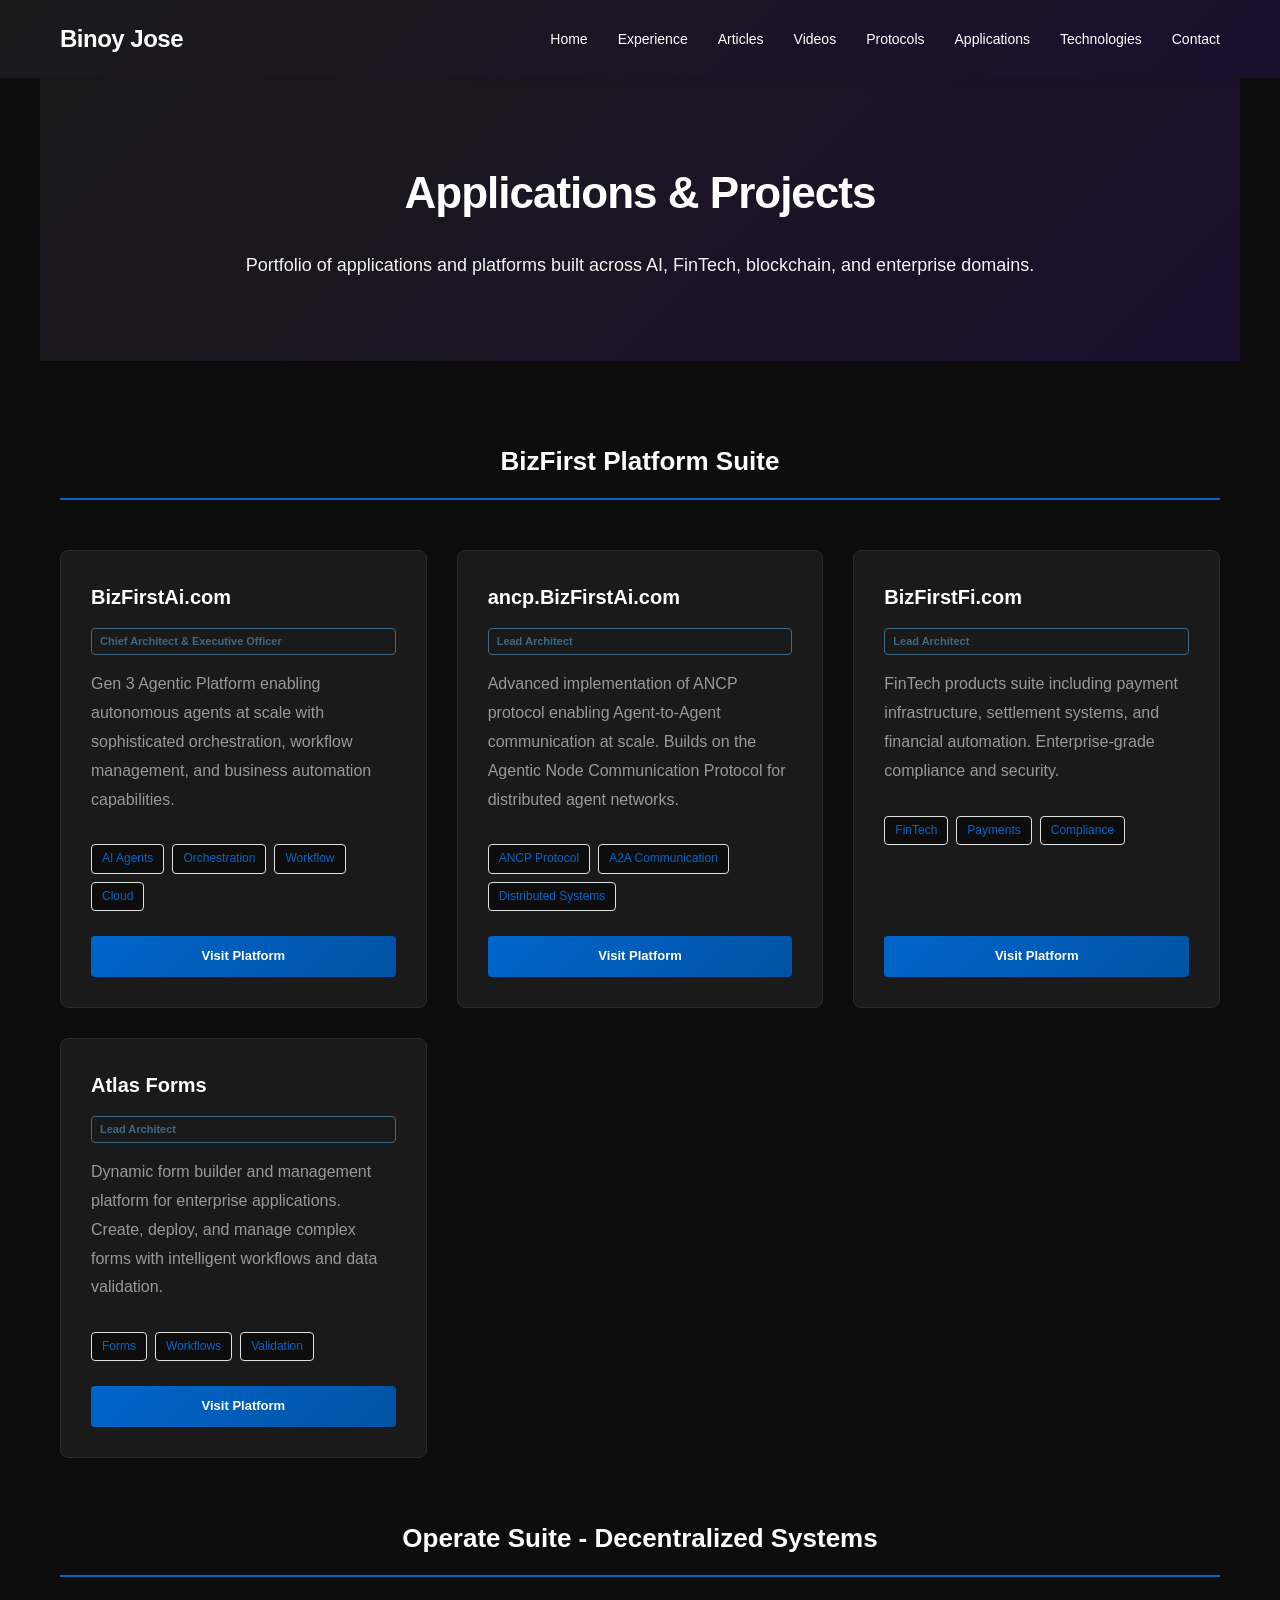
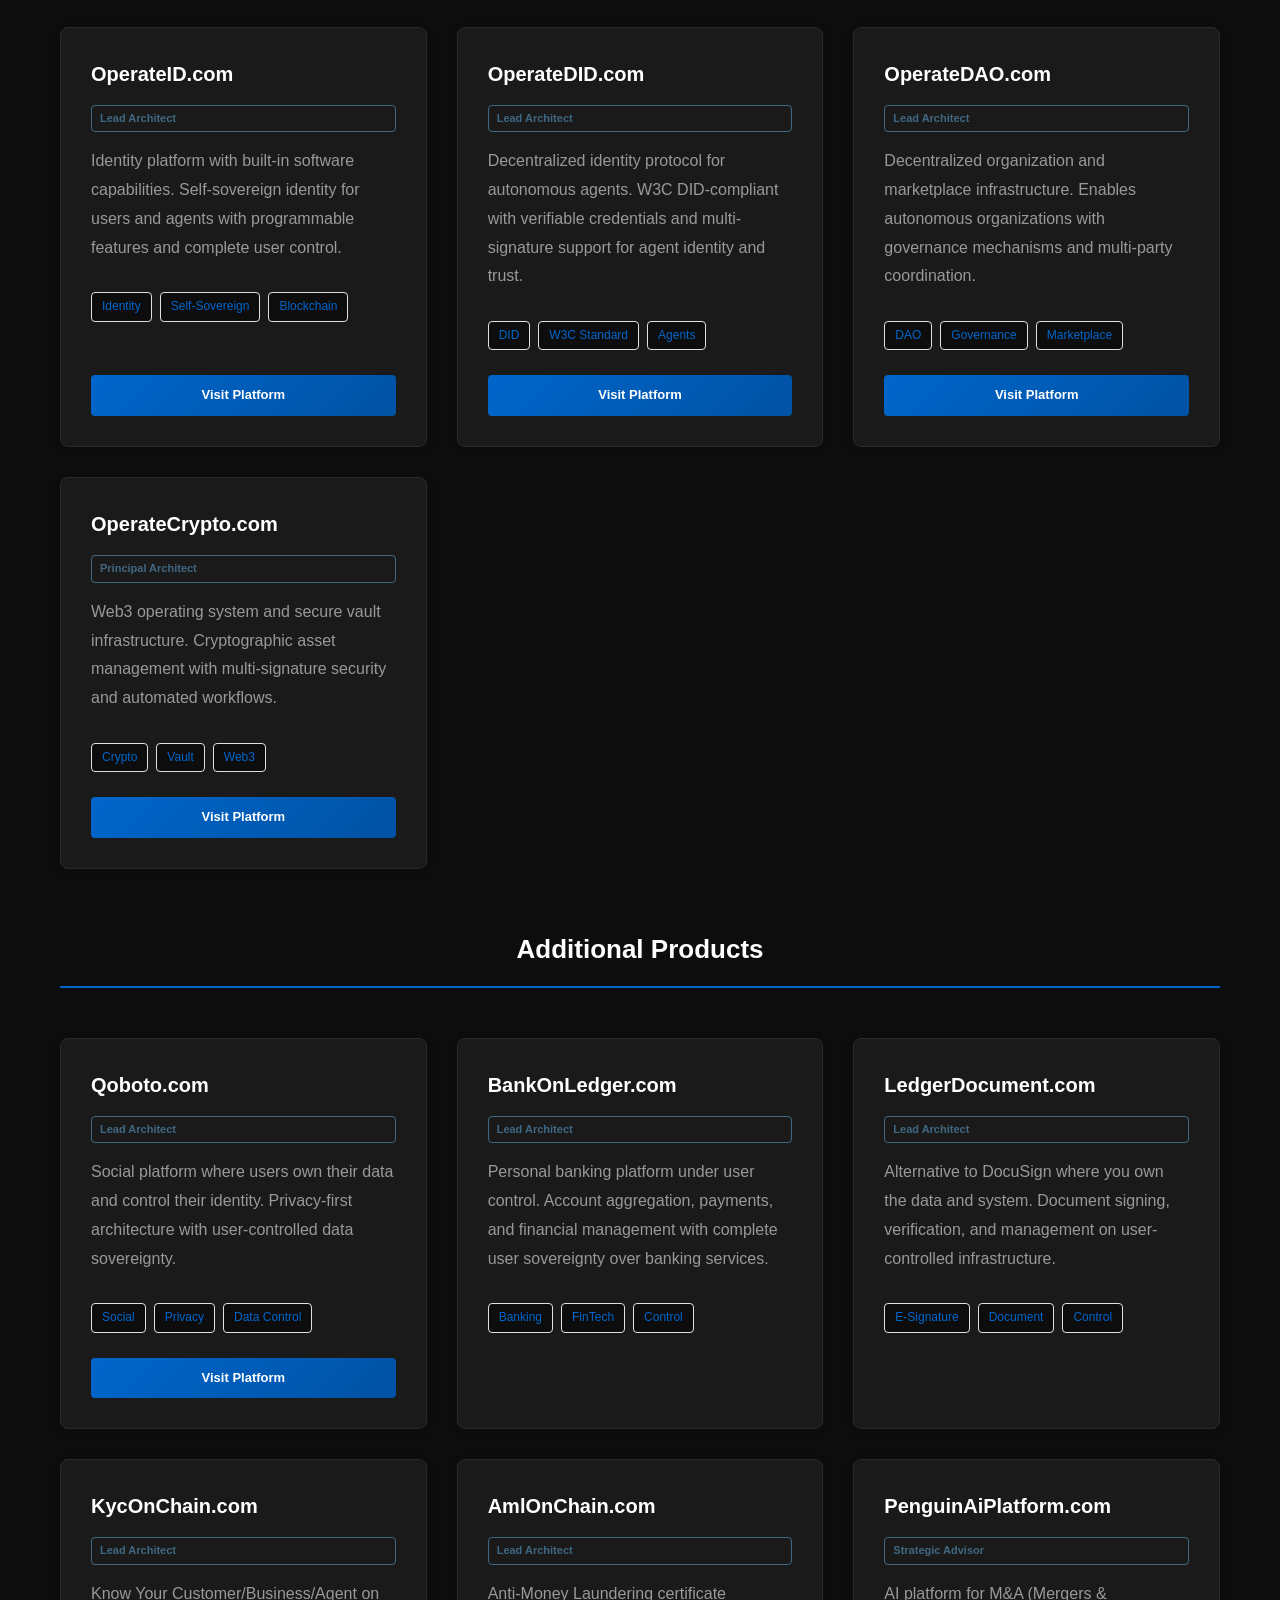
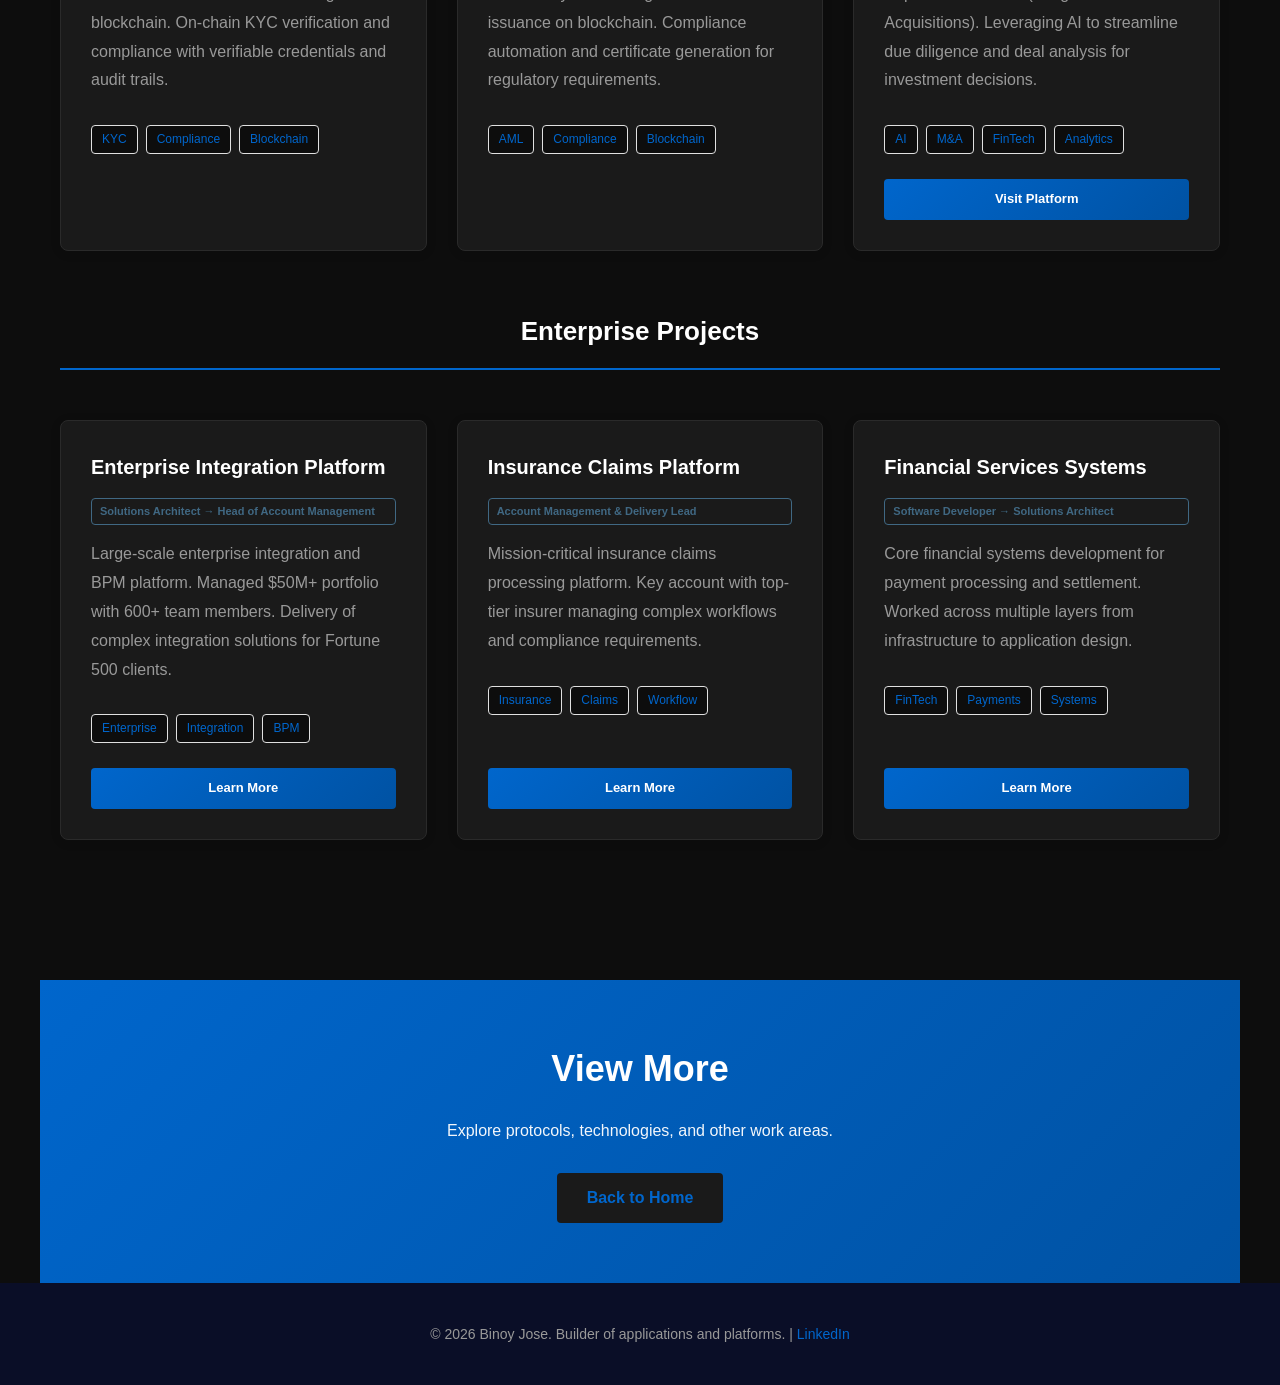
<file: applications.html>
<!DOCTYPE html>
<html lang="en">
<head>
    <meta charset="UTF-8">
    <meta name="viewport" content="width=device-width, initial-scale=1.0">
    <title>Applications - Binoy Jose</title>
    <style>
        * {
            margin: 0;
            padding: 0;
            box-sizing: border-box;
        }

        body {
            font-family: -apple-system, BlinkMacSystemFont, 'Segoe UI', Roboto, 'Helvetica Neue', Arial, sans-serif;
            line-height: 1.6;
            color: #e0e0e0;
            background: #0d0d0d;
        }

        header {
            background: linear-gradient(135deg, #1a1a1a 0%, #1a0f2e 100%);
            color: white;
            padding: 20px 0;
            position: sticky;
            top: 0;
            z-index: 1000;
            box-shadow: 0 2px 10px rgba(0,0,0,0.1);
        }

        nav {
            max-width: 1200px;
            margin: 0 auto;
            padding: 0 20px;
            display: flex;
            justify-content: space-between;
            align-items: center;
        }

        .logo {
            font-size: 24px;
            font-weight: 700;
            letter-spacing: -0.5px;
        }

        nav ul {
            display: flex;
            list-style: none;
            gap: 30px;
            flex-wrap: wrap;
        }

        nav a {
            color: white;
            text-decoration: none;
            font-size: 14px;
            font-weight: 500;
            transition: opacity 0.3s;
        }

        nav a:hover {
            opacity: 0.7;
        }

        .hero {
            background: linear-gradient(135deg, #1a1a1a 0%, #1a0f2e 100%);
            color: white;
            padding: 80px 20px;
            text-align: center;
        }

        .hero-content {
            max-width: 900px;
            margin: 0 auto;
        }

        .hero h1 {
            font-size: 44px;
            margin-bottom: 20px;
            font-weight: 700;
            letter-spacing: -1px;
        }

        .hero p {
            font-size: 18px;
            opacity: 0.95;
            line-height: 1.8;
        }

        section {
            max-width: 1200px;
            margin: 0 auto;
            padding: 80px 20px;
        }

        section h2 {
            font-size: 36px;
            margin-bottom: 50px;
            text-align: center;
            color: white;
            font-weight: 700;
        }

        .applications-grid {
            display: grid;
            grid-template-columns: repeat(auto-fill, minmax(300px, 1fr));
            gap: 30px;
            margin-top: 50px;
            align-items: stretch;
        }

        .app-card {
            background: #1a1a1a;
            border-radius: 8px;
            padding: 30px;
            box-shadow: 0 2px 12px rgba(0,0,0,0.08);
            border: 1px solid #2a2a2a;
            transition: transform 0.3s, box-shadow 0.3s;
            display: flex;
            flex-direction: column;
            height: 100%;
        }

        .app-card:hover {
            transform: translateY(-5px);
            box-shadow: 0 8px 24px rgba(0,0,0,0.12);
        }

        .app-header {
            display: flex;
            justify-content: space-between;
            align-items: start;
            margin-bottom: 15px;
        }

        .app-card h3 {
            font-size: 20px;
            color: white;
            font-weight: 700;
            flex: 1;
        }

        .app-year {
            background: #f0f4ff;
            color: #0066cc;
            padding: 4px 10px;
            border-radius: 4px;
            font-size: 12px;
            font-weight: 600;
            white-space: nowrap;
            margin-left: 10px;
        }

        .app-role {
            background: transparent;
            color: #4a7c9e;
            padding: 4px 8px;
            border-radius: 4px;
            font-size: 11px;
            font-weight: 600;
            margin-bottom: 15px;
            display: inline-block;
            border: 1px solid #4a7c9e;
            opacity: 0.8;
        }

        .app-card p {
            color: #999;
            margin-bottom: 15px;
            line-height: 1.8;
        }

        .app-tech {
            display: flex;
            flex-wrap: wrap;
            gap: 8px;
            margin-top: 15px;
            margin-bottom: 25px;
        }

        .tech-tag {
            background: #0d0d0d;
            color: #0066cc;
            padding: 4px 10px;
            border-radius: 4px;
            font-size: 12px;
            border: 1px solid #e0e0e0;
        }

        .app-link {
            display: inline-block;
            margin-top: auto;
            margin-bottom: 0;
            padding: 10px 20px;
            background: linear-gradient(135deg, #0066cc 0%, #0052a3 100%);
            color: white;
            text-decoration: none;
            border-radius: 4px;
            font-size: 13px;
            font-weight: 600;
            transition: opacity 0.3s;
            width: 100%;
            text-align: center;
        }

        .app-link:hover {
            opacity: 0.85;
        }

        .category-section {
            margin-bottom: 60px;
        }

        .category-title {
            font-size: 26px;
            color: white;
            margin-bottom: 30px;
            padding-bottom: 15px;
            border-bottom: 2px solid #0066cc;
        }

        .cta-section {
            background: linear-gradient(135deg, #0066cc 0%, #0052a3 100%);
            color: white;
            text-align: center;
            padding: 60px 20px;
        }

        .cta-section h2 {
            color: white;
            margin-bottom: 20px;
        }

        .cta-section p {
            font-size: 16px;
            opacity: 0.95;
            margin-bottom: 30px;
        }

        .btn {
            display: inline-block;
            padding: 12px 30px;
            background: #1a1a1a;
            color: #0066cc;
            text-decoration: none;
            border-radius: 4px;
            font-weight: 600;
            transition: background 0.3s;
        }

        .btn:hover {
            background: #f0f0f0;
        }

        footer {
            background: #0a0e27;
            color: #999;
            text-align: center;
            padding: 40px 20px;
            font-size: 14px;
        }

        footer a {
            color: #0066cc;
            text-decoration: none;
        }

        @media (max-width: 768px) {
            nav ul {
                gap: 15px;
                font-size: 12px;
            }

            .hero h1 {
                font-size: 32px;
            }

            section {
                padding: 60px 20px;
            }

            section h2 {
                font-size: 28px;
            }

            .applications-grid {
                grid-template-columns: 1fr;
            }

            .app-header {
                flex-direction: column;
            }

            .app-year {
                margin-left: 0;
                margin-top: 10px;
            }
        }
    </style>
</head>
<body>
    <!-- Navigation -->
    <header>
        <nav>
            <div class="logo">Binoy Jose</div>
            <ul>
                <li><a href="index.html">Home</a></li>
                <li><a href="experience.html">Experience</a></li>
                <li><a href="linkedin-articles.html">Articles</a></li>
                <li><a href="youtube-articles.html">Videos</a></li>
                <li><a href="protocols.html">Protocols</a></li>
                <li><a href="applications.html">Applications</a></li>
                <li><a href="tools.html">Technologies</a></li>
                <li><a href="index.html#contact">Contact</a></li>
            </ul>
        </nav>
    </header>

    <!-- Hero Section -->
    <section class="hero">
        <div class="hero-content">
            <h1>Applications & Projects</h1>
            <p>Portfolio of applications and platforms built across AI, FinTech, blockchain, and enterprise domains.</p>
        </div>
    </section>

    <!-- Applications Section -->
    <section>
        <!-- BizFirst Platform -->
        <div class="category-section">
            <h2 class="category-title">BizFirst Platform Suite</h2>
            <div class="applications-grid">
                <div class="app-card">
                    <div class="app-header">
                        <h3>BizFirstAi.com</h3>
                    </div>
                    <div class="app-role">Chief Architect & Executive Officer</div>
                    <p>Gen 3 Agentic Platform enabling autonomous agents at scale with sophisticated orchestration, workflow management, and business automation capabilities.</p>
                    <div class="app-tech">
                        <span class="tech-tag">AI Agents</span>
                        <span class="tech-tag">Orchestration</span>
                        <span class="tech-tag">Workflow</span>
                        <span class="tech-tag">Cloud</span>
                    </div>
                    <a href="https://bizfirstai.com" class="app-link" target="_blank">Visit Platform</a>
                </div>

                <div class="app-card">
                    <div class="app-header">
                        <h3>ancp.BizFirstAi.com</h3>
                    </div>
                    <div class="app-role">Lead Architect</div>
                    <p>Advanced implementation of ANCP protocol enabling Agent-to-Agent communication at scale. Builds on the Agentic Node Communication Protocol for distributed agent networks.</p>
                    <div class="app-tech">
                        <span class="tech-tag">ANCP Protocol</span>
                        <span class="tech-tag">A2A Communication</span>
                        <span class="tech-tag">Distributed Systems</span>
                    </div>
                    <a href="https://ancp.bizfirstai.com" class="app-link" target="_blank">Visit Platform</a>
                </div>

                <div class="app-card">
                    <div class="app-header">
                        <h3>BizFirstFi.com</h3>
                    </div>
                    <div class="app-role">Lead Architect</div>
                    <p>FinTech products suite including payment infrastructure, settlement systems, and financial automation. Enterprise-grade compliance and security.</p>
                    <div class="app-tech">
                        <span class="tech-tag">FinTech</span>
                        <span class="tech-tag">Payments</span>
                        <span class="tech-tag">Compliance</span>
                    </div>
                    <a href="https://bizfirstfi.com" class="app-link" target="_blank">Visit Platform</a>
                </div>

                <div class="app-card">
                    <div class="app-header">
                        <h3>Atlas Forms</h3>
                    </div>
                    <div class="app-role">Lead Architect</div>
                    <p>Dynamic form builder and management platform for enterprise applications. Create, deploy, and manage complex forms with intelligent workflows and data validation.</p>
                    <div class="app-tech">
                        <span class="tech-tag">Forms</span>
                        <span class="tech-tag">Workflows</span>
                        <span class="tech-tag">Validation</span>
                    </div>
                    <a href="https://atlasforms.bizfirstai.com" class="app-link" target="_blank">Visit Platform</a>
                </div>
            </div>
        </div>

        <!-- Operate Platform -->
        <div class="category-section">
            <h2 class="category-title">Operate Suite - Decentralized Systems</h2>
            <div class="applications-grid">
                <div class="app-card">
                    <div class="app-header">
                        <h3>OperateID.com</h3>
                    </div>
                    <div class="app-role">Lead Architect</div>
                    <p>Identity platform with built-in software capabilities. Self-sovereign identity for users and agents with programmable features and complete user control.</p>
                    <div class="app-tech">
                        <span class="tech-tag">Identity</span>
                        <span class="tech-tag">Self-Sovereign</span>
                        <span class="tech-tag">Blockchain</span>
                    </div>
                    <a href="https://operateid.com" class="app-link" target="_blank">Visit Platform</a>
                </div>

                <div class="app-card">
                    <div class="app-header">
                        <h3>OperateDID.com</h3>
                    </div>
                    <div class="app-role">Lead Architect</div>
                    <p>Decentralized identity protocol for autonomous agents. W3C DID-compliant with verifiable credentials and multi-signature support for agent identity and trust.</p>
                    <div class="app-tech">
                        <span class="tech-tag">DID</span>
                        <span class="tech-tag">W3C Standard</span>
                        <span class="tech-tag">Agents</span>
                    </div>
                    <a href="https://operatedid.com" class="app-link" target="_blank">Visit Platform</a>
                </div>

                <div class="app-card">
                    <div class="app-header">
                        <h3>OperateDAO.com</h3>
                    </div>
                    <div class="app-role">Lead Architect</div>
                    <p>Decentralized organization and marketplace infrastructure. Enables autonomous organizations with governance mechanisms and multi-party coordination.</p>
                    <div class="app-tech">
                        <span class="tech-tag">DAO</span>
                        <span class="tech-tag">Governance</span>
                        <span class="tech-tag">Marketplace</span>
                    </div>
                    <a href="https://operatedao.com" class="app-link" target="_blank">Visit Platform</a>
                </div>

                <div class="app-card">
                    <div class="app-header">
                        <h3>OperateCrypto.com</h3>
                    </div>
                    <div class="app-role">Principal Architect</div>
                    <p>Web3 operating system and secure vault infrastructure. Cryptographic asset management with multi-signature security and automated workflows.</p>
                    <div class="app-tech">
                        <span class="tech-tag">Crypto</span>
                        <span class="tech-tag">Vault</span>
                        <span class="tech-tag">Web3</span>
                    </div>
                    <a href="https://operatecrypto.com" class="app-link" target="_blank">Visit Platform</a>
                </div>
            </div>
        </div>

        <!-- Additional Products -->
        <div class="category-section">
            <h2 class="category-title">Additional Products</h2>
            <div class="applications-grid">
                <div class="app-card">
                    <div class="app-header">
                        <h3>Qoboto.com</h3>
                    </div>
                    <div class="app-role">Lead Architect</div>
                    <p>Social platform where users own their data and control their identity. Privacy-first architecture with user-controlled data sovereignty.</p>
                    <div class="app-tech">
                        <span class="tech-tag">Social</span>
                        <span class="tech-tag">Privacy</span>
                        <span class="tech-tag">Data Control</span>
                    </div>
                    <a href="https://qoboto.com" class="app-link" target="_blank">Visit Platform</a>
                </div>

                <div class="app-card">
                    <div class="app-header">
                        <h3>BankOnLedger.com</h3>
                    </div>
                    <div class="app-role">Lead Architect</div>
                    <p>Personal banking platform under user control. Account aggregation, payments, and financial management with complete user sovereignty over banking services.</p>
                    <div class="app-tech">
                        <span class="tech-tag">Banking</span>
                        <span class="tech-tag">FinTech</span>
                        <span class="tech-tag">Control</span>
                    </div>
                </div>

                <div class="app-card">
                    <div class="app-header">
                        <h3>LedgerDocument.com</h3>
                    </div>
                    <div class="app-role">Lead Architect</div>
                    <p>Alternative to DocuSign where you own the data and system. Document signing, verification, and management on user-controlled infrastructure.</p>
                    <div class="app-tech">
                        <span class="tech-tag">E-Signature</span>
                        <span class="tech-tag">Document</span>
                        <span class="tech-tag">Control</span>
                    </div>
                </div>

                <div class="app-card">
                    <div class="app-header">
                        <h3>KycOnChain.com</h3>
                    </div>
                    <div class="app-role">Lead Architect</div>
                    <p>Know Your Customer/Business/Agent on blockchain. On-chain KYC verification and compliance with verifiable credentials and audit trails.</p>
                    <div class="app-tech">
                        <span class="tech-tag">KYC</span>
                        <span class="tech-tag">Compliance</span>
                        <span class="tech-tag">Blockchain</span>
                    </div>
                </div>

                <div class="app-card">
                    <div class="app-header">
                        <h3>AmlOnChain.com</h3>
                    </div>
                    <div class="app-role">Lead Architect</div>
                    <p>Anti-Money Laundering certificate issuance on blockchain. Compliance automation and certificate generation for regulatory requirements.</p>
                    <div class="app-tech">
                        <span class="tech-tag">AML</span>
                        <span class="tech-tag">Compliance</span>
                        <span class="tech-tag">Blockchain</span>
                    </div>
                </div>

                <div class="app-card">
                    <div class="app-header">
                        <h3>PenguinAiPlatform.com</h3>
                    </div>
                    <div class="app-role">Strategic Advisor</div>
                    <p>AI platform for M&A (Mergers & Acquisitions). Leveraging AI to streamline due diligence and deal analysis for investment decisions.</p>
                    <div class="app-tech">
                        <span class="tech-tag">AI</span>
                        <span class="tech-tag">M&A</span>
                        <span class="tech-tag">FinTech</span>
                        <span class="tech-tag">Analytics</span>
                    </div>
                    <a href="https://penguinaialternatives.com" class="app-link" target="_blank">Visit Platform</a>
                </div>
            </div>
        </div>

        <!-- Enterprise Projects -->
        <div class="category-section">
            <h2 class="category-title">Enterprise Projects</h2>
            <div class="applications-grid">
                <div class="app-card">
                    <div class="app-header">
                        <h3>Enterprise Integration Platform</h3>
                    </div>
                    <div class="app-role">Solutions Architect → Head of Account Management</div>
                    <p>Large-scale enterprise integration and BPM platform. Managed $50M+ portfolio with 600+ team members. Delivery of complex integration solutions for Fortune 500 clients.</p>
                    <div class="app-tech">
                        <span class="tech-tag">Enterprise</span>
                        <span class="tech-tag">Integration</span>
                        <span class="tech-tag">BPM</span>
                    </div>
                    <a href="#" class="app-link" target="_blank">Learn More</a>
                </div>

                <div class="app-card">
                    <div class="app-header">
                        <h3>Insurance Claims Platform</h3>
                    </div>
                    <div class="app-role">Account Management & Delivery Lead</div>
                    <p>Mission-critical insurance claims processing platform. Key account with top-tier insurer managing complex workflows and compliance requirements.</p>
                    <div class="app-tech">
                        <span class="tech-tag">Insurance</span>
                        <span class="tech-tag">Claims</span>
                        <span class="tech-tag">Workflow</span>
                    </div>
                    <a href="#" class="app-link" target="_blank">Learn More</a>
                </div>

                <div class="app-card">
                    <div class="app-header">
                        <h3>Financial Services Systems</h3>
                    </div>
                    <div class="app-role">Software Developer → Solutions Architect</div>
                    <p>Core financial systems development for payment processing and settlement. Worked across multiple layers from infrastructure to application design.</p>
                    <div class="app-tech">
                        <span class="tech-tag">FinTech</span>
                        <span class="tech-tag">Payments</span>
                        <span class="tech-tag">Systems</span>
                    </div>
                    <a href="#" class="app-link" target="_blank">Learn More</a>
                </div>
            </div>
        </div>
    </section>

    <!-- CTA Section -->
    <section class="cta-section">
        <h2>View More</h2>
        <p>Explore protocols, technologies, and other work areas.</p>
        <a href="index.html" class="btn">Back to Home</a>
    </section>

    <!-- Footer -->
    <footer>
        <p>&copy; 2026 Binoy Jose. Builder of applications and platforms. | <a href="https://www.linkedin.com/in/binoy-jose/">LinkedIn</a></p>
    </footer>
</body>
</html>
</file>
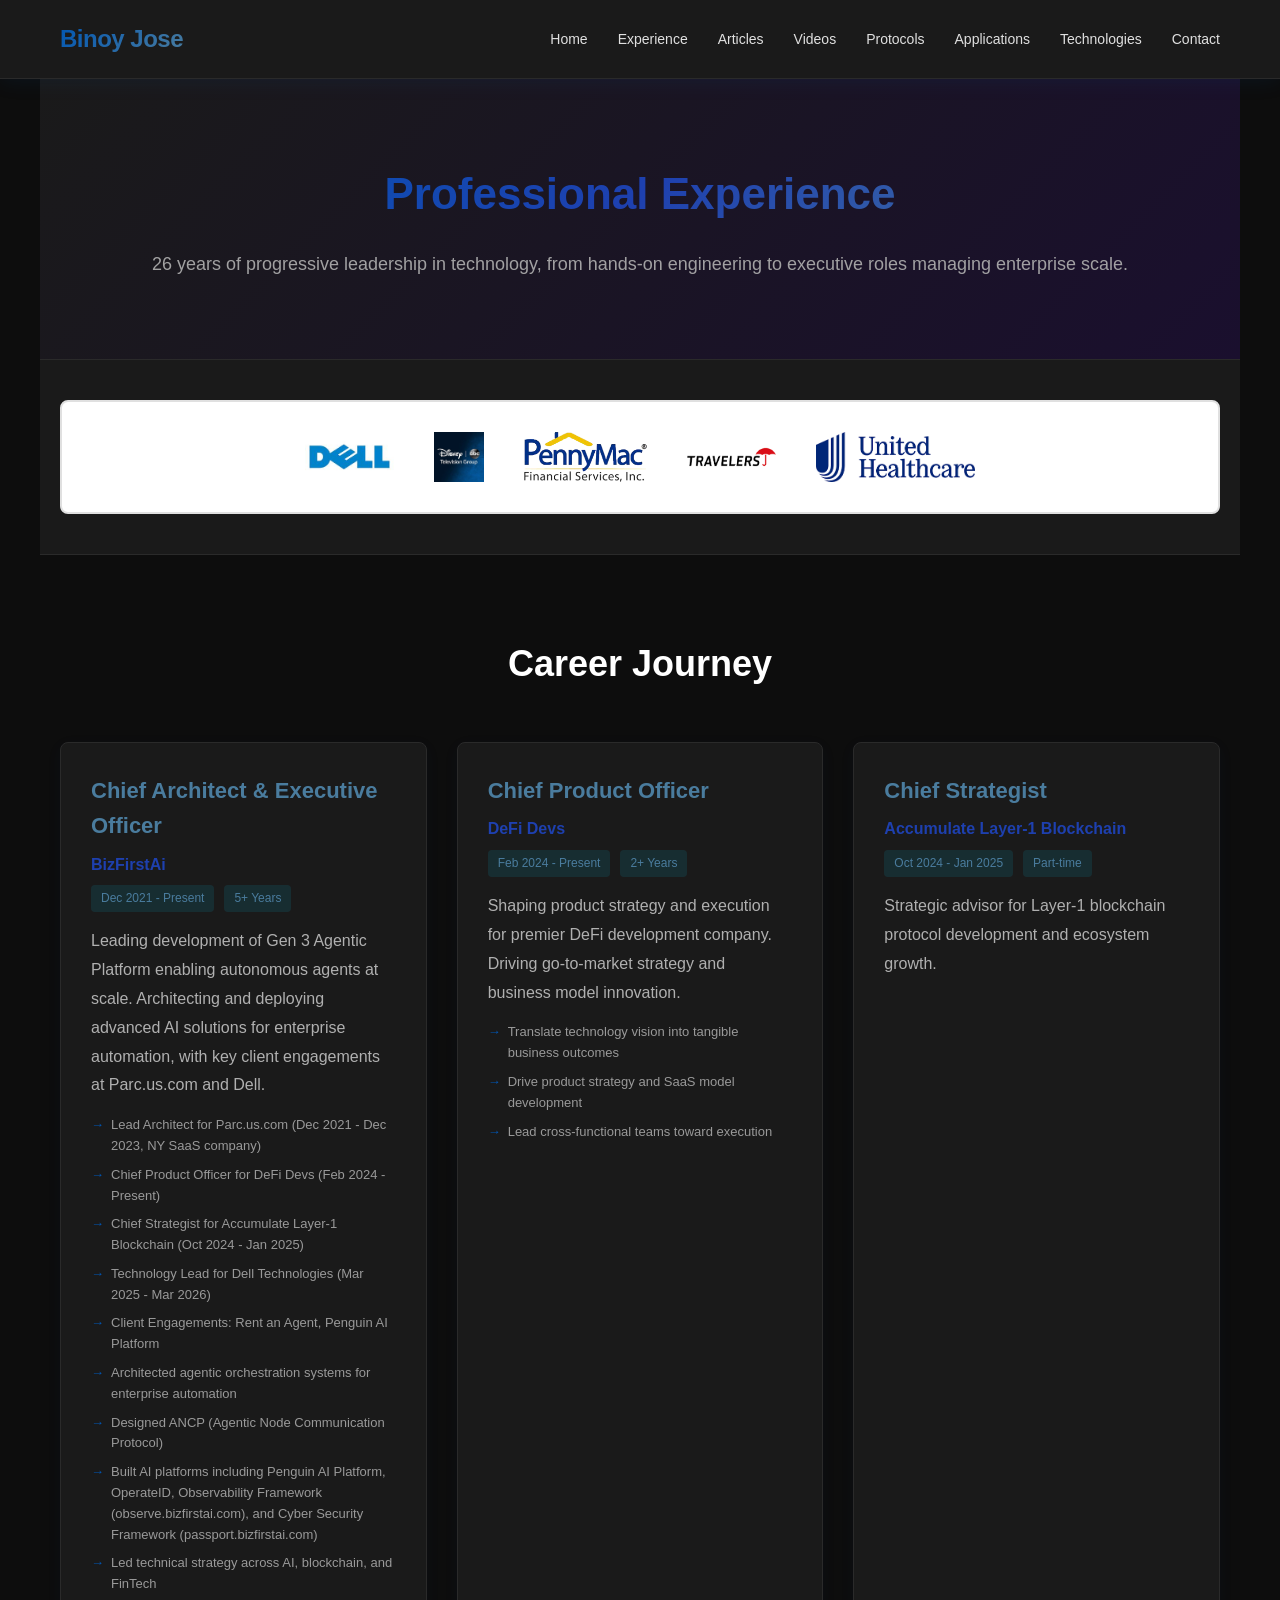
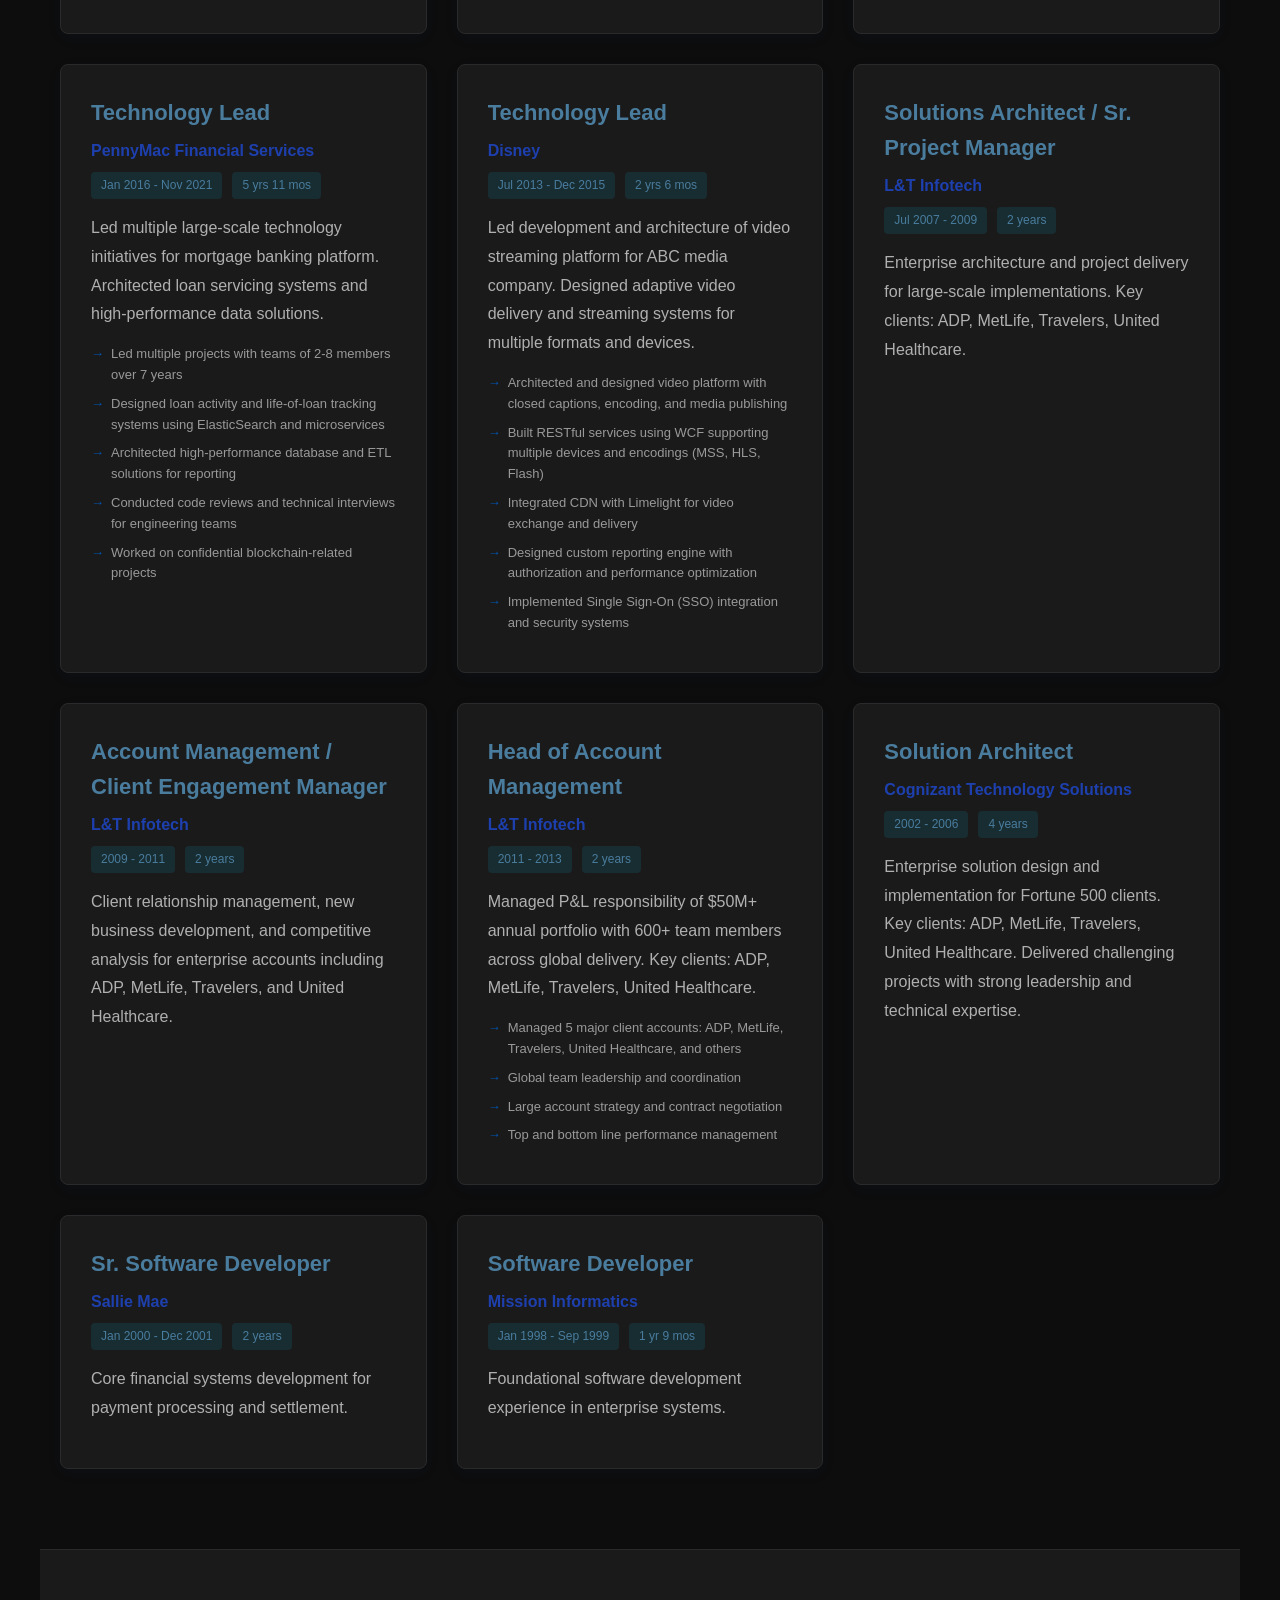
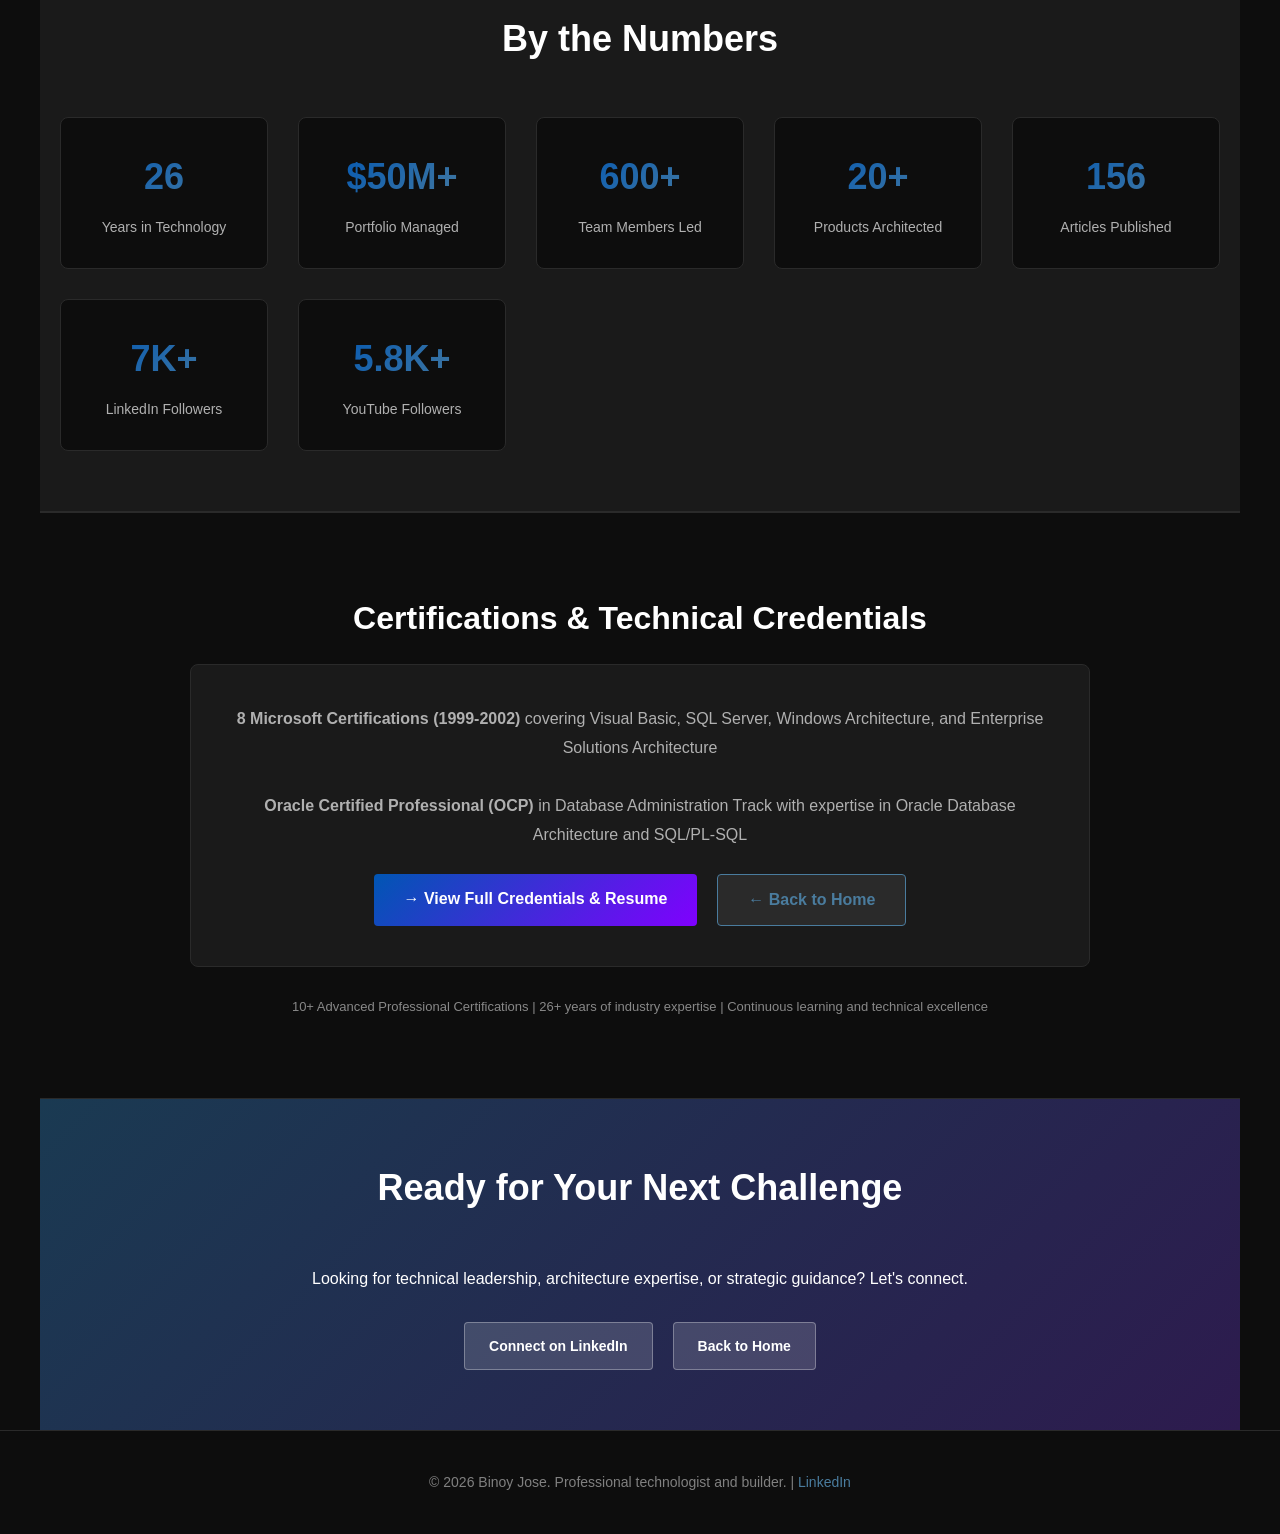
<file: experience.html>
<!DOCTYPE html>
<html lang="en">
<head>
    <meta charset="UTF-8">
    <meta name="viewport" content="width=device-width, initial-scale=1.0">
    <title>Experience - Binoy Jose</title>
    <style>
        * {
            margin: 0;
            padding: 0;
            box-sizing: border-box;
        }

        body {
            font-family: -apple-system, BlinkMacSystemFont, 'Segoe UI', Roboto, 'Helvetica Neue', Arial, sans-serif;
            line-height: 1.6;
            color: #e0e0e0;
            background: #0d0d0d;
        }

        header {
            background: #1a1a1a;
            color: white;
            padding: 20px 0;
            position: sticky;
            top: 0;
            z-index: 1000;
            box-shadow: 0 2px 20px rgba(0, 86, 179, 0.1);
            border-bottom: 1px solid #2a2a2a;
        }

        nav {
            max-width: 1200px;
            margin: 0 auto;
            padding: 0 20px;
            display: flex;
            justify-content: space-between;
            align-items: center;
        }

        .logo {
            font-size: 24px;
            font-weight: 700;
            letter-spacing: -0.5px;
            background: linear-gradient(135deg, #0056b3, #4a7c9e);
            -webkit-background-clip: text;
            -webkit-text-fill-color: transparent;
            background-clip: text;
        }

        nav ul {
            display: flex;
            list-style: none;
            gap: 30px;
            flex-wrap: wrap;
        }

        nav a {
            color: #e0e0e0;
            text-decoration: none;
            font-size: 14px;
            font-weight: 500;
            transition: all 0.3s;
        }

        nav a:hover {
            color: #4a7c9e;
        }

        .hero {
            background: linear-gradient(135deg, #1a1a1a 0%, #1a0f2e 100%);
            color: white;
            padding: 80px 20px;
            text-align: center;
            border-bottom: 1px solid #2a2a2a;
        }

        .hero h1 {
            font-size: 44px;
            margin-bottom: 20px;
            font-weight: 700;
            background: linear-gradient(135deg, #0056b3, #1e40af, #4a7c9e);
            -webkit-background-clip: text;
            -webkit-text-fill-color: transparent;
            background-clip: text;
        }

        .hero p {
            font-size: 18px;
            opacity: 0.9;
            color: #b0b0b0;
        }

        section {
            max-width: 1200px;
            margin: 0 auto;
            padding: 80px 20px;
        }

        section h2 {
            font-size: 36px;
            margin-bottom: 50px;
            text-align: center;
            color: white;
            font-weight: 700;
        }

        .timeline {
            position: relative;
            max-width: 100%;
            margin: 0 auto;
            display: grid;
            grid-template-columns: repeat(auto-fit, minmax(300px, 1fr));
            gap: 30px;
        }

        .timeline::before {
            display: none;
        }

        .timeline-item {
            margin-bottom: 0;
            width: 100%;
        }

        .timeline-item:nth-child(odd) {
            margin-left: 0;
            margin-right: 0;
            text-align: left;
        }

        .timeline-item:nth-child(even) {
            margin-left: 0;
            margin-right: 0;
            text-align: left;
        }

        .timeline-content {
            background: #1a1a1a;
            padding: 30px;
            border-radius: 8px;
            border: 1px solid #2a2a2a;
            box-shadow: 0 4px 16px rgba(0, 86, 179, 0.05);
            transition: all 0.3s;
            height: 100%;
            position: relative;
        }

        .timeline-content img {
            position: absolute !important;
            top: 15px;
            right: 15px;
            display: inline-block !important;
            margin: 0 !important;
        }

        .timeline-content:hover {
            border-color: #0056b3;
            box-shadow: 0 8px 24px rgba(0, 86, 179, 0.15);
            transform: translateY(-4px);
        }

        .timeline-dot {
            display: none;
        }

        .job-title {
            font-size: 22px;
            font-weight: 700;
            color: #4a7c9e;
            margin-bottom: 8px;
        }

        .company {
            font-size: 16px;
            color: #1e40af;
            font-weight: 600;
            margin-bottom: 8px;
        }

        .period {
            font-size: 13px;
            color: #888;
            margin-bottom: 15px;
            display: flex;
            gap: 10px;
            flex-wrap: wrap;
        }

        .period-badge {
            background: rgba(0, 217, 255, 0.1);
            padding: 4px 10px;
            border-radius: 4px;
            font-size: 12px;
            color: #4a7c9e;
        }

        .description {
            color: #b0b0b0;
            margin-bottom: 15px;
            line-height: 1.8;
        }

        .highlights {
            list-style: none;
            margin-top: 12px;
        }

        .highlights li {
            color: #999;
            margin-bottom: 8px;
            padding-left: 20px;
            position: relative;
            font-size: 13px;
        }

        .highlights li:before {
            content: '→';
            position: absolute;
            left: 0;
            color: #0056b3;
        }

        .stats-section {
            background: #1a1a1a;
            padding: 60px 20px;
            border-top: 1px solid #2a2a2a;
            border-bottom: 1px solid #2a2a2a;
        }

        .stats-grid {
            display: grid;
            grid-template-columns: repeat(auto-fit, minmax(200px, 1fr));
            gap: 30px;
            margin-top: 40px;
        }

        .stat-card {
            text-align: center;
            padding: 30px;
            background: #0d0d0d;
            border-radius: 8px;
            border: 1px solid #2a2a2a;
        }

        .stat-number {
            font-size: 36px;
            font-weight: 700;
            background: linear-gradient(135deg, #0056b3, #4a7c9e);
            -webkit-background-clip: text;
            -webkit-text-fill-color: transparent;
            background-clip: text;
            margin-bottom: 10px;
        }

        .stat-label {
            color: #b0b0b0;
            font-size: 14px;
        }

        .cta-section {
            background: linear-gradient(135deg, #1a3a52 0%, #2d1b4e 100%);
            color: white;
            text-align: center;
            padding: 60px 20px;
        }

        .cta-section h2 {
            color: white;
        }

        .social-links {
            display: flex;
            justify-content: center;
            gap: 20px;
            flex-wrap: wrap;
            margin-top: 30px;
        }

        .social-link {
            display: inline-block;
            background: rgba(255,255,255,0.15);
            padding: 12px 24px;
            border-radius: 4px;
            color: white;
            text-decoration: none;
            font-size: 14px;
            font-weight: 600;
            transition: all 0.3s;
            border: 1px solid rgba(255,255,255,0.3);
        }

        .social-link:hover {
            background: rgba(255,255,255,0.25);
            transform: translateY(-2px);
        }

        footer {
            background: #0d0d0d;
            color: #808080;
            text-align: center;
            padding: 40px 20px;
            font-size: 14px;
            border-top: 1px solid #2a2a2a;
        }

        footer a {
            color: #4a7c9e;
            text-decoration: none;
        }

        @media (max-width: 768px) {
            .timeline {
                grid-template-columns: 1fr;
            }

            .timeline-item,
            .timeline-item:nth-child(odd),
            .timeline-item:nth-child(even) {
                width: 100%;
                margin-left: 0;
                margin-right: 0;
                text-align: left;
                padding-left: 0;
            }

            .hero h1 {
                font-size: 32px;
            }

            section {
                padding: 60px 20px;
            }
        }
    </style>
</head>
<body>
    <!-- Navigation -->
    <header>
        <nav>
            <div class="logo">Binoy Jose</div>
            <ul>
                <li><a href="index.html">Home</a></li>
                <li><a href="experience.html">Experience</a></li>
                <li><a href="linkedin-articles.html">Articles</a></li>
                <li><a href="youtube-articles.html">Videos</a></li>
                <li><a href="protocols.html">Protocols</a></li>
                <li><a href="applications.html">Applications</a></li>
                <li><a href="tools.html">Technologies</a></li>
                <li><a href="index.html#contact">Contact</a></li>
            </ul>
        </nav>
    </header>

    <!-- Hero Section -->
    <section class="hero">
        <div class="hero-content">
            <h1>Professional Experience</h1>
            <p>26 years of progressive leadership in technology, from hands-on engineering to executive roles managing enterprise scale.</p>
        </div>
    </section>

    <!-- Company Logos Section -->
    <section style="background: #1a1a1a; border-bottom: 1px solid #2a2a2a; padding: 40px 20px;">
        <div style="background: #ffffff; border: 2px solid #e0e0e0; border-radius: 8px; padding: 30px; display: flex; justify-content: center; align-items: center; gap: 40px; flex-wrap: wrap;">
            <img src="Images/dell.png" alt="Dell Technologies" style="height: 50px; width: auto; max-width: 200px; aspect-ratio: auto;">
            <img src="Images/disney-abc.png" alt="Disney" style="height: 50px; width: auto; max-width: 280px; aspect-ratio: auto;">
            <img src="Images/pennyMac.png" alt="PennyMac" style="height: 50px; width: auto; max-width: 280px; aspect-ratio: auto;">
            <img src="Images/travelers.png" alt="Travelers" style="height: 50px; width: auto; max-width: 200px; aspect-ratio: auto;">
            <img src="Images/uhg.png" alt="United Healthcare" style="height: 50px; width: auto; max-width: 200px; aspect-ratio: auto;">
            <!-- ADP Logo placeholder - waiting for image -->
        </div>
    </section>

    <!-- Timeline Section -->
    <section>
        <h2>Career Journey</h2>
        <div class="timeline">
            <!-- Current Role -->
            <div class="timeline-item">
                <div class="timeline-dot"></div>
                <div class="timeline-content">
                    <div class="job-title">Chief Architect & Executive Officer</div>
                    <div class="company">BizFirstAi</div>
                    <div class="period">
                        <span class="period-badge">Dec 2021 - Present</span>
                        <span class="period-badge">5+ Years</span>
                    </div>
                    <div class="description">Leading development of Gen 3 Agentic Platform enabling autonomous agents at scale. Architecting and deploying advanced AI solutions for enterprise automation, with key client engagements at Parc.us.com and Dell.</div>
                    <ul class="highlights">
                        <li>Lead Architect for Parc.us.com (Dec 2021 - Dec 2023, NY SaaS company)</li>
                        <li>Chief Product Officer for DeFi Devs (Feb 2024 - Present)</li>
                        <li>Chief Strategist for Accumulate Layer-1 Blockchain (Oct 2024 - Jan 2025)</li>
                        <li>Technology Lead for Dell Technologies (Mar 2025 - Mar 2026)</li>
                        <li>Client Engagements: Rent an Agent, Penguin AI Platform</li>
                        <li>Architected agentic orchestration systems for enterprise automation</li>
                        <li>Designed ANCP (Agentic Node Communication Protocol)</li>
                        <li>Built AI platforms including Penguin AI Platform, OperateID, Observability Framework (observe.bizfirstai.com), and Cyber Security Framework (passport.bizfirstai.com)</li>
                        <li>Led technical strategy across AI, blockchain, and FinTech</li>
                    </ul>
                </div>
            </div>

            <!-- CPO Role -->
            <div class="timeline-item">
                <div class="timeline-dot"></div>
                <div class="timeline-content">
                    <div class="job-title">Chief Product Officer</div>
                    <div class="company">DeFi Devs</div>
                    <div class="period">
                        <span class="period-badge">Feb 2024 - Present</span>
                        <span class="period-badge">2+ Years</span>
                    </div>
                    <div class="description">Shaping product strategy and execution for premier DeFi development company. Driving go-to-market strategy and business model innovation.</div>
                    <ul class="highlights">
                        <li>Translate technology vision into tangible business outcomes</li>
                        <li>Drive product strategy and SaaS model development</li>
                        <li>Lead cross-functional teams toward execution</li>
                    </ul>
                </div>
            </div>

            <!-- Chief Strategist -->
            <div class="timeline-item">
                <div class="timeline-dot"></div>
                <div class="timeline-content">
                    <div class="job-title">Chief Strategist</div>
                    <div class="company">Accumulate Layer-1 Blockchain</div>
                    <div class="period">
                        <span class="period-badge">Oct 2024 - Jan 2025</span>
                        <span class="period-badge">Part-time</span>
                    </div>
                    <div class="description">Strategic advisor for Layer-1 blockchain protocol development and ecosystem growth.</div>
                </div>
            </div>

            <!-- PennyMac Bank -->
            <div class="timeline-item">
                <div class="timeline-dot"></div>
                <div class="timeline-content">
                    <div class="job-title">Technology Lead</div>
                    <div class="company">
PennyMac Financial Services
                    </div>
                    <div class="period">
                        <span class="period-badge">Jan 2016 - Nov 2021</span>
                        <span class="period-badge">5 yrs 11 mos</span>
                    </div>
                    <div class="description">Led multiple large-scale technology initiatives for mortgage banking platform. Architected loan servicing systems and high-performance data solutions.</div>
                    <ul class="highlights">
                        <li>Led multiple projects with teams of 2-8 members over 7 years</li>
                        <li>Designed loan activity and life-of-loan tracking systems using ElasticSearch and microservices</li>
                        <li>Architected high-performance database and ETL solutions for reporting</li>
                        <li>Conducted code reviews and technical interviews for engineering teams</li>
                        <li>Worked on confidential blockchain-related projects</li>
                    </ul>
                </div>
            </div>

            <!-- Disney -->
            <div class="timeline-item">
                <div class="timeline-dot"></div>
                <div class="timeline-content">
                    <div class="job-title">Technology Lead</div>
                    <div class="company">
Disney
                    </div>
                    <div class="period">
                        <span class="period-badge">Jul 2013 - Dec 2015</span>
                        <span class="period-badge">2 yrs 6 mos</span>
                    </div>
                    <div class="description">Led development and architecture of video streaming platform for ABC media company. Designed adaptive video delivery and streaming systems for multiple formats and devices.</div>
                    <ul class="highlights">
                        <li>Architected and designed video platform with closed captions, encoding, and media publishing</li>
                        <li>Built RESTful services using WCF supporting multiple devices and encodings (MSS, HLS, Flash)</li>
                        <li>Integrated CDN with Limelight for video exchange and delivery</li>
                        <li>Designed custom reporting engine with authorization and performance optimization</li>
                        <li>Implemented Single Sign-On (SSO) integration and security systems</li>
                    </ul>
                </div>
            </div>

            <!-- Solutions Architecture -->
            <div class="timeline-item">
                <div class="timeline-dot"></div>
                <div class="timeline-content">
                    <div class="job-title">Solutions Architect / Sr. Project Manager</div>
                    <div class="company">L&T Infotech</div>
                    <div class="period">
                        <span class="period-badge">Jul 2007 - 2009</span>
                        <span class="period-badge">2 years</span>
                    </div>
                    <div class="description">Enterprise architecture and project delivery for large-scale implementations. Key clients: ADP, MetLife, Travelers, United Healthcare.</div>
                </div>
            </div>

            <!-- L&T Account Management -->
            <div class="timeline-item">
                <div class="timeline-dot"></div>
                <div class="timeline-content">
                    <div class="job-title">Account Management / Client Engagement Manager</div>
                    <div class="company">L&T Infotech</div>
                    <div class="period">
                        <span class="period-badge">2009 - 2011</span>
                        <span class="period-badge">2 years</span>
                    </div>
                    <div class="description">Client relationship management, new business development, and competitive analysis for enterprise accounts including ADP, MetLife, Travelers, and United Healthcare.</div>
                </div>
            </div>

            <!-- L&T Infotech -->
            <div class="timeline-item">
                <div class="timeline-dot"></div>
                <div class="timeline-content">
                    <div class="job-title">Head of Account Management</div>
                    <div class="company">L&T Infotech</div>
                    <div class="period">
                        <span class="period-badge">2011 - 2013</span>
                        <span class="period-badge">2 years</span>
                    </div>
                    <div class="description">Managed P&L responsibility of $50M+ annual portfolio with 600+ team members across global delivery. Key clients: ADP, MetLife, Travelers, United Healthcare.</div>
                    <ul class="highlights">
                        <li>Managed 5 major client accounts: ADP, MetLife, Travelers, United Healthcare, and others</li>
                        <li>Global team leadership and coordination</li>
                        <li>Large account strategy and contract negotiation</li>
                        <li>Top and bottom line performance management</li>
                    </ul>
                </div>
            </div>

            <!-- Cognizant -->
            <div class="timeline-item">
                <div class="timeline-dot"></div>
                <div class="timeline-content">
                    <div class="job-title">Solution Architect</div>
                    <div class="company">
Cognizant Technology Solutions
                    </div>
                    <div class="period">
                        <span class="period-badge">2002 - 2006</span>
                        <span class="period-badge">4 years</span>
                    </div>
                    <div class="description">Enterprise solution design and implementation for Fortune 500 clients. Key clients: ADP, MetLife, Travelers, United Healthcare. Delivered challenging projects with strong leadership and technical expertise.</div>
                </div>
            </div>

            <!-- Sallie Mae -->
            <div class="timeline-item">
                <div class="timeline-dot"></div>
                <div class="timeline-content">
                    <div class="job-title">Sr. Software Developer</div>
                    <div class="company">Sallie Mae</div>
                    <div class="period">
                        <span class="period-badge">Jan 2000 - Dec 2001</span>
                        <span class="period-badge">2 years</span>
                    </div>
                    <div class="description">Core financial systems development for payment processing and settlement.</div>
                </div>
            </div>

            <!-- Mission Informatics -->
            <div class="timeline-item">
                <div class="timeline-dot"></div>
                <div class="timeline-content">
                    <div class="job-title">Software Developer</div>
                    <div class="company">Mission Informatics</div>
                    <div class="period">
                        <span class="period-badge">Jan 1998 - Sep 1999</span>
                        <span class="period-badge">1 yr 9 mos</span>
                    </div>
                    <div class="description">Foundational software development experience in enterprise systems.</div>
                </div>
            </div>
        </div>
    </section>

    <!-- Stats Section -->
    <section class="stats-section">
        <h2>By the Numbers</h2>
        <div class="stats-grid">
            <div class="stat-card">
                <div class="stat-number">26</div>
                <div class="stat-label">Years in Technology</div>
            </div>
            <div class="stat-card">
                <div class="stat-number">$50M+</div>
                <div class="stat-label">Portfolio Managed</div>
            </div>
            <div class="stat-card">
                <div class="stat-number">600+</div>
                <div class="stat-label">Team Members Led</div>
            </div>
            <div class="stat-card">
                <div class="stat-number">20+</div>
                <div class="stat-label">Products Architected</div>
            </div>
            <div class="stat-card">
                <div class="stat-number">156</div>
                <div class="stat-label">Articles Published</div>
            </div>
            <div class="stat-card">
                <div class="stat-number">7K+</div>
                <div class="stat-label">LinkedIn Followers</div>
            </div>
            <div class="stat-card">
                <div class="stat-number">5.8K+</div>
                <div class="stat-label">YouTube Followers</div>
            </div>
        </div>
    </section>

    <!-- Certifications Section -->
    <section style="background: #0d0d0d; border-top: 1px solid #2a2a2a; border-bottom: 1px solid #2a2a2a;">
        <div style="max-width: 900px; margin: 0 auto; text-align: center;">
            <h2 style="font-size: 32px; margin-bottom: 20px;">Certifications & Technical Credentials</h2>

            <div style="background: #1a1a1a; border: 1px solid #2a2a2a; border-radius: 8px; padding: 40px; margin-bottom: 30px;">
                <p style="color: #b0b0b0; font-size: 16px; line-height: 1.8; margin-bottom: 25px;">
                    <strong>8 Microsoft Certifications (1999-2002)</strong> covering Visual Basic, SQL Server, Windows Architecture, and Enterprise Solutions Architecture<br><br>
                    <strong>Oracle Certified Professional (OCP)</strong> in Database Administration Track with expertise in Oracle Database Architecture and SQL/PL-SQL
                </p>

                <div style="display: flex; gap: 20px; justify-content: center; flex-wrap: wrap;">
                    <a href="https://BinoyJose.com" target="_blank" style="display: inline-block; background: linear-gradient(135deg, #0056b3, #8000ff); color: white; padding: 12px 30px; border-radius: 4px; text-decoration: none; font-weight: 600; transition: all 0.3s;">
                        → View Full Credentials & Resume
                    </a>
                    <a href="index.html" style="display: inline-block; background: #2a2a2a; color: #4a7c9e; padding: 12px 30px; border-radius: 4px; text-decoration: none; font-weight: 600; transition: all 0.3s; border: 1px solid #4a7c9e;">
                        ← Back to Home
                    </a>
                </div>
            </div>

            <p style="color: #888; font-size: 13px;">
                10+ Advanced Professional Certifications | 26+ years of industry expertise | Continuous learning and technical excellence
            </p>
        </div>
    </section>

    <!-- CTA Section -->
    <section class="cta-section">
        <h2>Ready for Your Next Challenge</h2>
        <p>Looking for technical leadership, architecture expertise, or strategic guidance? Let's connect.</p>
        <div class="social-links">
            <a href="https://www.linkedin.com/in/binoyjose01/" class="social-link" target="_blank">Connect on LinkedIn</a>
            <a href="index.html" class="social-link">Back to Home</a>
        </div>
    </section>

    <!-- Footer -->
    <footer>
        <p>&copy; 2026 Binoy Jose. Professional technologist and builder. | <a href="https://www.linkedin.com/in/binoyjose01/">LinkedIn</a></p>
    </footer>
</body>
</html>
</file>
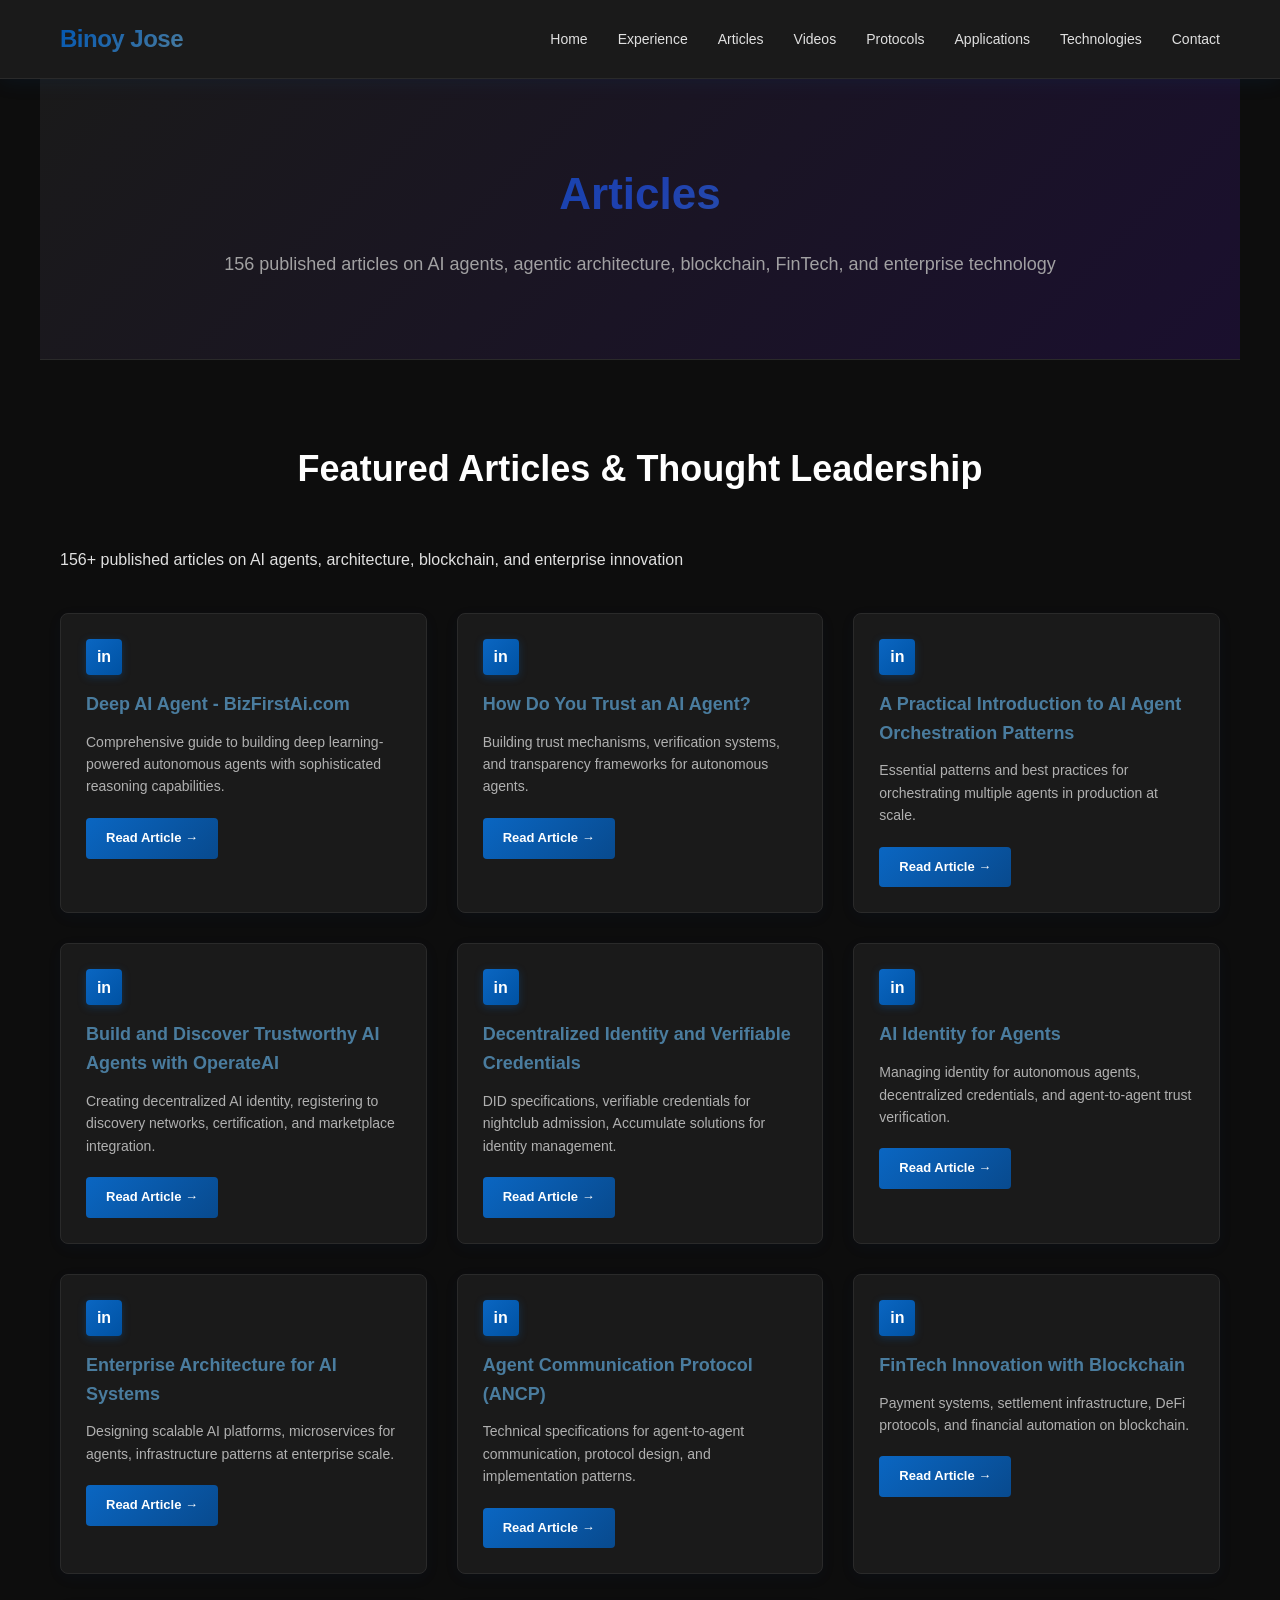
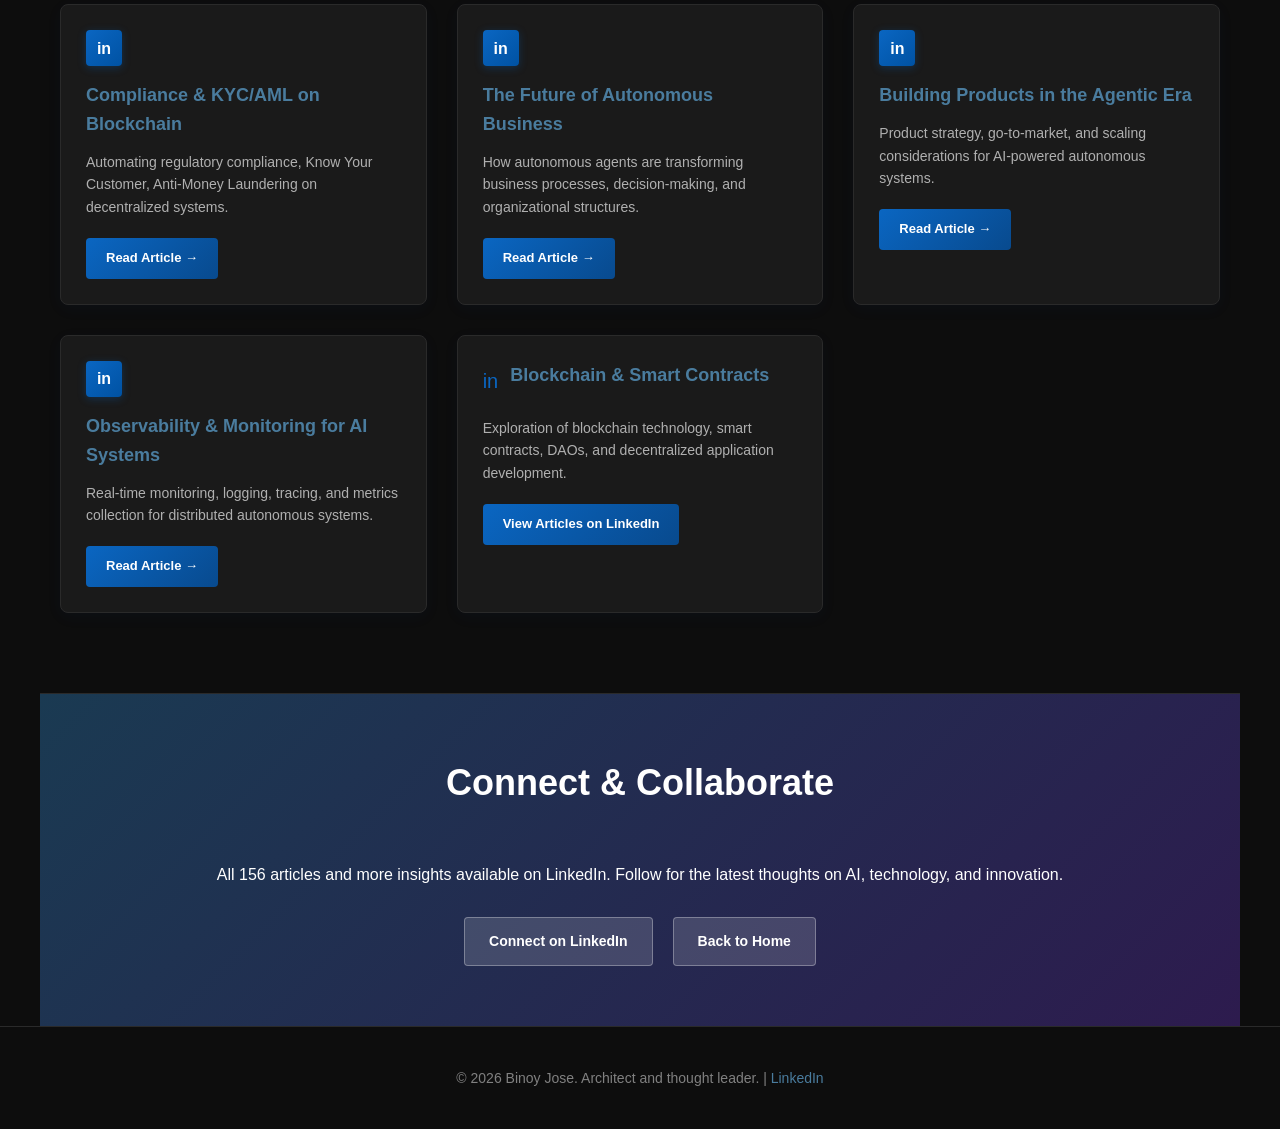
<file: linkedin-articles.html>
<!DOCTYPE html>
<html lang="en">
<head>
    <meta charset="UTF-8">
    <meta name="viewport" content="width=device-width, initial-scale=1.0">
    <title>Articles - Binoy Jose</title>
    <style>
        * {
            margin: 0;
            padding: 0;
            box-sizing: border-box;
        }

        body {
            font-family: -apple-system, BlinkMacSystemFont, 'Segoe UI', Roboto, 'Helvetica Neue', Arial, sans-serif;
            line-height: 1.6;
            color: #e0e0e0;
            background: #0d0d0d;
        }

        header {
            background: #1a1a1a;
            color: white;
            padding: 20px 0;
            position: sticky;
            top: 0;
            z-index: 1000;
            box-shadow: 0 2px 20px rgba(0, 86, 179, 0.1);
            border-bottom: 1px solid #2a2a2a;
        }

        nav {
            max-width: 1200px;
            margin: 0 auto;
            padding: 0 20px;
            display: flex;
            justify-content: space-between;
            align-items: center;
        }

        .logo {
            font-size: 24px;
            font-weight: 700;
            letter-spacing: -0.5px;
            background: linear-gradient(135deg, #0056b3, #4a7c9e);
            -webkit-background-clip: text;
            -webkit-text-fill-color: transparent;
            background-clip: text;
        }

        nav ul {
            display: flex;
            list-style: none;
            gap: 30px;
            flex-wrap: wrap;
        }

        nav a {
            color: #e0e0e0;
            text-decoration: none;
            font-size: 14px;
            font-weight: 500;
            transition: all 0.3s;
        }

        nav a:hover {
            color: #4a7c9e;
        }

        .hero {
            background: linear-gradient(135deg, #1a1a1a 0%, #1a0f2e 100%);
            color: white;
            padding: 80px 20px;
            text-align: center;
            border-bottom: 1px solid #2a2a2a;
        }

        .hero h1 {
            font-size: 44px;
            margin-bottom: 20px;
            font-weight: 700;
            background: linear-gradient(135deg, #0056b3, #1e40af, #4a7c9e);
            -webkit-background-clip: text;
            -webkit-text-fill-color: transparent;
            background-clip: text;
        }

        .hero p {
            font-size: 18px;
            opacity: 0.9;
            color: #b0b0b0;
        }

        section {
            max-width: 1200px;
            margin: 0 auto;
            padding: 80px 20px;
        }

        section h2 {
            font-size: 36px;
            margin-bottom: 50px;
            text-align: center;
            color: white;
            font-weight: 700;
        }

        .articles-grid {
            display: grid;
            grid-template-columns: repeat(auto-fit, minmax(320px, 1fr));
            gap: 30px;
            margin-top: 40px;
        }

        .article-card {
            background: #1a1a1a;
            border-radius: 8px;
            padding: 25px;
            box-shadow: 0 4px 16px rgba(0, 86, 179, 0.05);
            border: 1px solid #2a2a2a;
            transition: all 0.3s;
        }

        .article-card:hover {
            transform: translateY(-5px);
            box-shadow: 0 8px 24px rgba(0, 86, 179, 0.15);
            border-color: #0056b3;
        }

        .article-header {
            display: flex;
            align-items: center;
            gap: 12px;
            margin-bottom: 15px;
        }

        .linkedin-badge {
            display: inline-flex;
            align-items: center;
            justify-content: center;
            width: 36px;
            height: 36px;
            background: linear-gradient(135deg, #0a66c2, #0052a3);
            border-radius: 4px;
            color: white;
            font-weight: 700;
            font-size: 16px;
            flex-shrink: 0;
            box-shadow: 0 2px 8px rgba(10, 102, 194, 0.3);
        }

        .linkedin-icon {
            font-size: 20px;
            color: #0a66c2;
        }

        .article-card h3 {
            margin-bottom: 12px;
            color: #4a7c9e;
            font-weight: 700;
            font-size: 18px;
        }

        .article-card p {
            font-size: 14px;
            color: #b0b0b0;
            margin-bottom: 20px;
            line-height: 1.6;
        }

        .article-link {
            display: inline-block;
            padding: 10px 20px;
            background: linear-gradient(135deg, #0a66c2 0%, #084a8e 100%);
            color: white;
            text-decoration: none;
            border-radius: 4px;
            font-weight: 600;
            font-size: 13px;
            transition: all 0.3s;
        }

        .article-link:hover {
            opacity: 0.9;
            transform: translateY(-2px);
        }

        .cta-section {
            background: linear-gradient(135deg, #1a3a52 0%, #2d1b4e 100%);
            color: white;
            text-align: center;
            padding: 60px 20px;
            border-top: 1px solid #2a2a2a;
        }

        .cta-section h2 {
            color: white;
        }

        .social-links {
            display: flex;
            justify-content: center;
            gap: 20px;
            flex-wrap: wrap;
            margin-top: 30px;
        }

        .social-link {
            display: inline-block;
            background: rgba(255,255,255,0.15);
            padding: 12px 24px;
            border-radius: 4px;
            color: white;
            text-decoration: none;
            font-size: 14px;
            font-weight: 600;
            transition: all 0.3s;
            border: 1px solid rgba(255,255,255,0.3);
        }

        .social-link:hover {
            background: rgba(255,255,255,0.25);
            transform: translateY(-2px);
        }

        footer {
            background: #0d0d0d;
            color: #808080;
            text-align: center;
            padding: 40px 20px;
            font-size: 14px;
            border-top: 1px solid #2a2a2a;
        }

        footer a {
            color: #4a7c9e;
            text-decoration: none;
        }

        @media (max-width: 768px) {
            .hero h1 {
                font-size: 32px;
            }

            section {
                padding: 60px 20px;
            }
        }
    </style>
</head>
<body>
    <!-- Navigation -->
    <header>
        <nav>
            <div class="logo">Binoy Jose</div>
            <ul>
                <li><a href="index.html">Home</a></li>
                <li><a href="experience.html">Experience</a></li>
                <li><a href="linkedin-articles.html">Articles</a></li>
                <li><a href="youtube-articles.html">Videos</a></li>
                <li><a href="protocols.html">Protocols</a></li>
                <li><a href="applications.html">Applications</a></li>
                <li><a href="tools.html">Technologies</a></li>
                <li><a href="index.html#contact">Contact</a></li>
            </ul>
        </nav>
    </header>

    <!-- Hero Section -->
    <section class="hero">
        <div class="hero-content">
            <h1>Articles</h1>
            <p>156 published articles on AI agents, agentic architecture, blockchain, FinTech, and enterprise technology</p>
        </div>
    </section>

    <!-- Articles Section -->
    <section>
        <h2>Featured Articles & Thought Leadership</h2>
        <p class="section-subtitle">156+ published articles on AI agents, architecture, blockchain, and enterprise innovation</p>
        <div class="articles-grid">
            <!-- AI Agents & Orchestration -->
            <div class="article-card">
                <div class="article-header">
                    <span class="linkedin-badge">in</span>
                </div>
                <h3>Deep AI Agent - BizFirstAi.com</h3>
                <p>Comprehensive guide to building deep learning-powered autonomous agents with sophisticated reasoning capabilities.</p>
                <a href="https://www.linkedin.com/pulse/deep-ai-agent-bizfirstaicom-binoy-jose-v5elc/" class="article-link" target="_blank">Read Article →</a>
            </div>

            <div class="article-card">
                <div class="article-header">
                    <span class="linkedin-badge">in</span>
                </div>
                <h3>How Do You Trust an AI Agent?</h3>
                <p>Building trust mechanisms, verification systems, and transparency frameworks for autonomous agents.</p>
                <a href="https://www.linkedin.com/in/binoy-jose/recent-activity/articles/" class="article-link" target="_blank">Read Article →</a>
            </div>

            <div class="article-card">
                <div class="article-header">
                    <span class="linkedin-badge">in</span>
                </div>
                <h3>A Practical Introduction to AI Agent Orchestration Patterns</h3>
                <p>Essential patterns and best practices for orchestrating multiple agents in production at scale.</p>
                <a href="https://www.linkedin.com/pulse/practical-introduction-ai-agent-orchestration-patterns-binoy-jose-vjtwc/" class="article-link" target="_blank">Read Article →</a>
            </div>

            <div class="article-card">
                <div class="article-header">
                    <span class="linkedin-badge">in</span>
                </div>
                <h3>Build and Discover Trustworthy AI Agents with OperateAI</h3>
                <p>Creating decentralized AI identity, registering to discovery networks, certification, and marketplace integration.</p>
                <a href="https://www.linkedin.com/pulse/build-discover-trustworthy-ai-agents-operateai-bizfirstai-binoy-jose-gvloc/" class="article-link" target="_blank">Read Article →</a>
            </div>

            <!-- Identity & Blockchain -->
            <div class="article-card">
                <div class="article-header">
                    <span class="linkedin-badge">in</span>
                </div>
                <h3>Decentralized Identity and Verifiable Credentials</h3>
                <p>DID specifications, verifiable credentials for nightclub admission, Accumulate solutions for identity management.</p>
                <a href="https://www.linkedin.com/pulse/decentralized-identity-verifiable-credentials-binoy-jose-tszic/" class="article-link" target="_blank">Read Article →</a>
            </div>

            <div class="article-card">
                <div class="article-header">
                    <span class="linkedin-badge">in</span>
                </div>
                <h3>AI Identity for Agents</h3>
                <p>Managing identity for autonomous agents, decentralized credentials, and agent-to-agent trust verification.</p>
                <a href="https://www.linkedin.com/in/binoy-jose/recent-activity/articles/" class="article-link" target="_blank">Read Article →</a>
            </div>

            <!-- Architecture & Systems -->
            <div class="article-card">
                <div class="article-header">
                    <span class="linkedin-badge">in</span>
                </div>
                <h3>Enterprise Architecture for AI Systems</h3>
                <p>Designing scalable AI platforms, microservices for agents, infrastructure patterns at enterprise scale.</p>
                <a href="https://www.linkedin.com/in/binoy-jose/recent-activity/articles/" class="article-link" target="_blank">Read Article →</a>
            </div>

            <div class="article-card">
                <div class="article-header">
                    <span class="linkedin-badge">in</span>
                </div>
                <h3>Agent Communication Protocol (ANCP)</h3>
                <p>Technical specifications for agent-to-agent communication, protocol design, and implementation patterns.</p>
                <a href="https://www.linkedin.com/in/binoy-jose/recent-activity/articles/" class="article-link" target="_blank">Read Article →</a>
            </div>

            <!-- FinTech & Blockchain -->
            <div class="article-card">
                <div class="article-header">
                    <span class="linkedin-badge">in</span>
                </div>
                <h3>FinTech Innovation with Blockchain</h3>
                <p>Payment systems, settlement infrastructure, DeFi protocols, and financial automation on blockchain.</p>
                <a href="https://www.linkedin.com/in/binoy-jose/recent-activity/articles/" class="article-link" target="_blank">Read Article →</a>
            </div>

            <div class="article-card">
                <div class="article-header">
                    <span class="linkedin-badge">in</span>
                </div>
                <h3>Compliance & KYC/AML on Blockchain</h3>
                <p>Automating regulatory compliance, Know Your Customer, Anti-Money Laundering on decentralized systems.</p>
                <a href="https://www.linkedin.com/in/binoy-jose/recent-activity/articles/" class="article-link" target="_blank">Read Article →</a>
            </div>

            <!-- Innovation & Strategy -->
            <div class="article-card">
                <div class="article-header">
                    <span class="linkedin-badge">in</span>
                </div>
                <h3>The Future of Autonomous Business</h3>
                <p>How autonomous agents are transforming business processes, decision-making, and organizational structures.</p>
                <a href="https://www.linkedin.com/in/binoy-jose/recent-activity/articles/" class="article-link" target="_blank">Read Article →</a>
            </div>

            <div class="article-card">
                <div class="article-header">
                    <span class="linkedin-badge">in</span>
                </div>
                <h3>Building Products in the Agentic Era</h3>
                <p>Product strategy, go-to-market, and scaling considerations for AI-powered autonomous systems.</p>
                <a href="https://www.linkedin.com/in/binoy-jose/recent-activity/articles/" class="article-link" target="_blank">Read Article →</a>
            </div>

            <div class="article-card">
                <div class="article-header">
                    <span class="linkedin-badge">in</span>
                </div>
                <h3>Observability & Monitoring for AI Systems</h3>
                <p>Real-time monitoring, logging, tracing, and metrics collection for distributed autonomous systems.</p>
                <a href="https://www.linkedin.com/in/binoy-jose/recent-activity/articles/" class="article-link" target="_blank">Read Article →</a>
            </div>

            <div class="article-card">
                <div class="article-header">
                    <span class="linkedin-icon">in</span>
                    <h3>Blockchain & Smart Contracts</h3>
                </div>
                <p>Exploration of blockchain technology, smart contracts, DAOs, and decentralized application development.</p>
                <a href="https://www.linkedin.com/in/binoy-jose/" class="article-link" target="_blank">View Articles on LinkedIn</a>
            </div>
        </div>
    </section>

    <!-- CTA Section -->
    <section class="cta-section">
        <h2>Connect & Collaborate</h2>
        <p>All 156 articles and more insights available on LinkedIn. Follow for the latest thoughts on AI, technology, and innovation.</p>
        <div class="social-links">
            <a href="https://www.linkedin.com/in/binoy-jose/" class="social-link" target="_blank">Connect on LinkedIn</a>
            <a href="index.html" class="social-link">Back to Home</a>
        </div>
    </section>

    <!-- Footer -->
    <footer>
        <p>&copy; 2026 Binoy Jose. Architect and thought leader. | <a href="https://www.linkedin.com/in/binoy-jose/">LinkedIn</a></p>
    </footer>
</body>
</html>
</file>
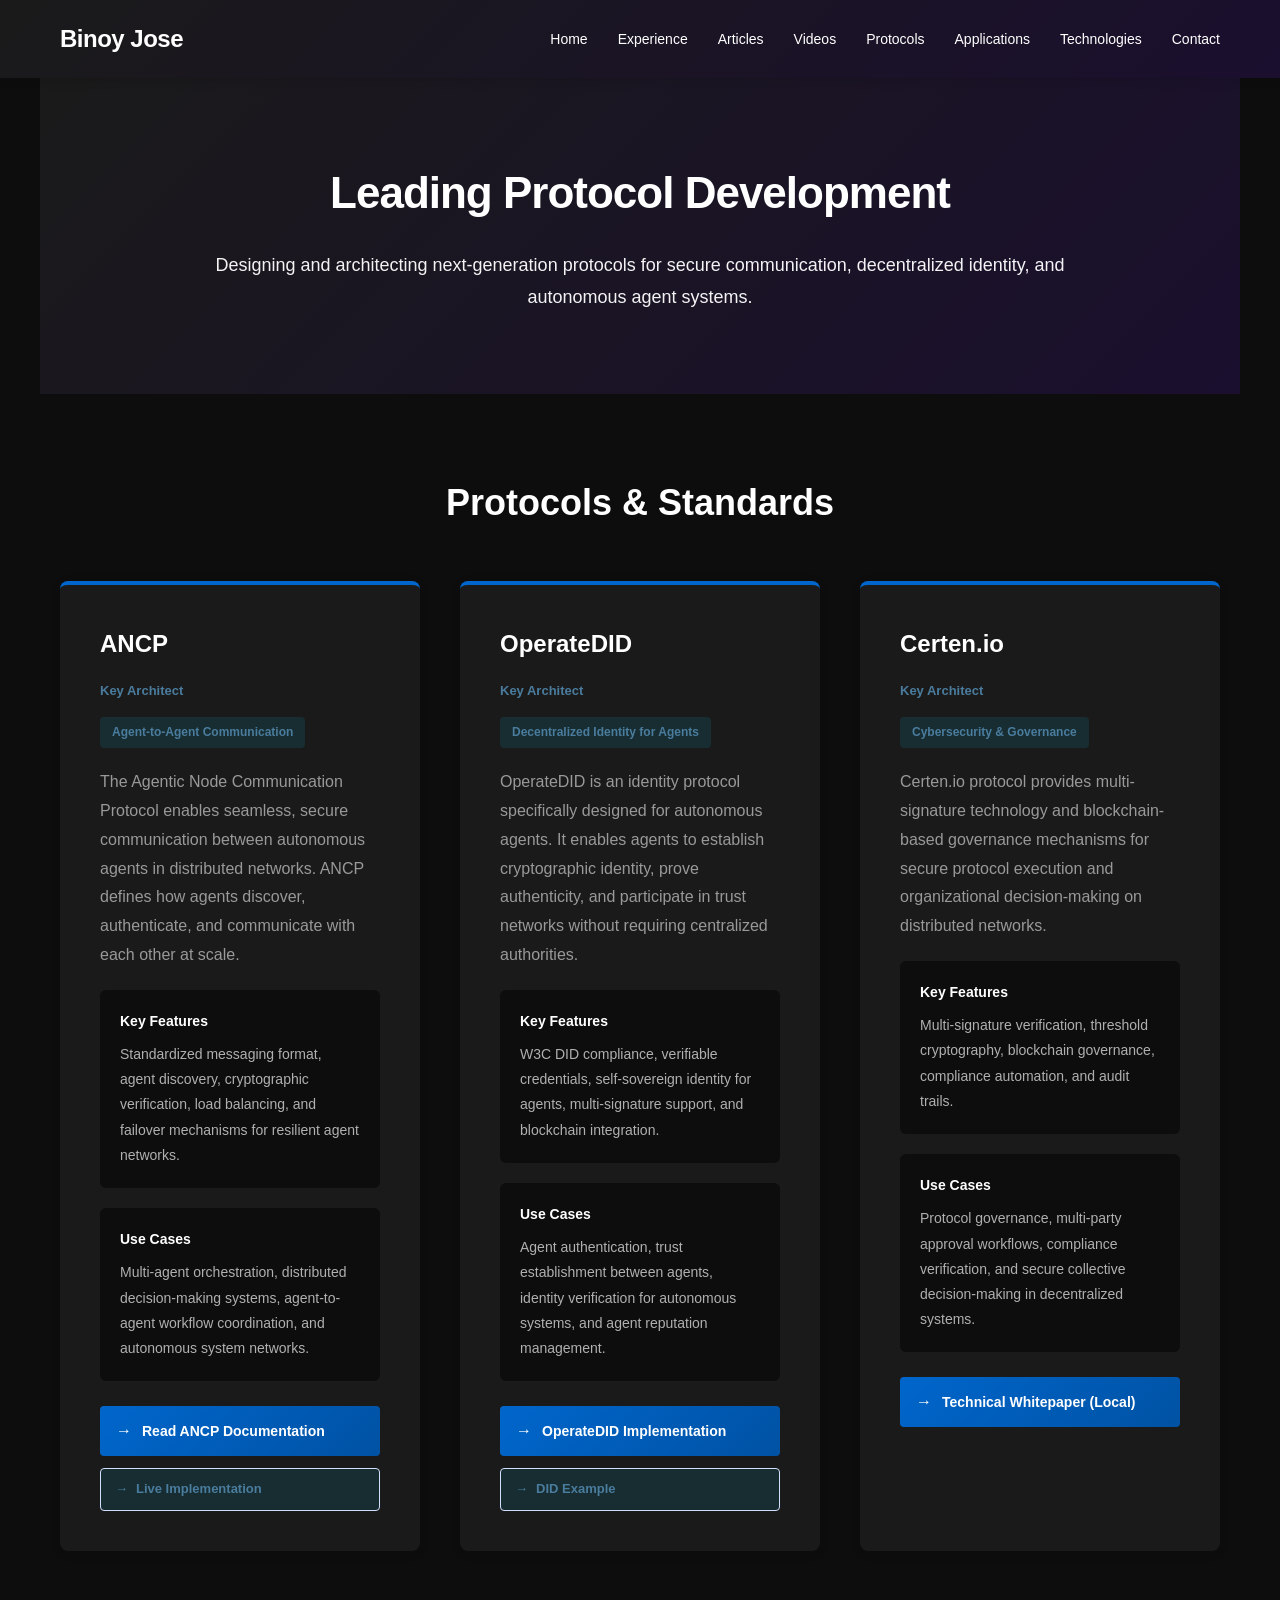
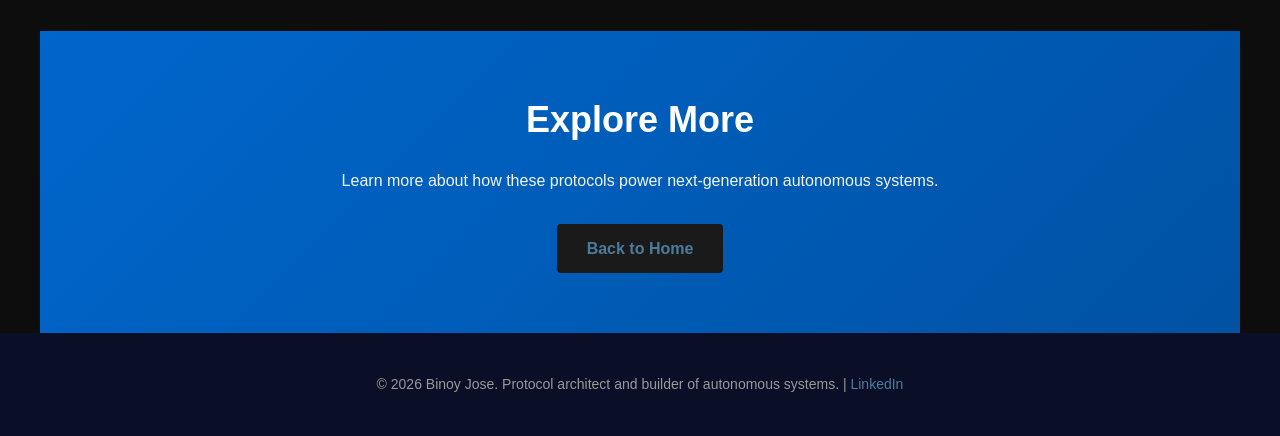
<file: protocols.html>
<!DOCTYPE html>
<html lang="en">
<head>
    <meta charset="UTF-8">
    <meta name="viewport" content="width=device-width, initial-scale=1.0">
    <title>Protocols - Binoy Jose</title>
    <style>
        * {
            margin: 0;
            padding: 0;
            box-sizing: border-box;
        }

        body {
            font-family: -apple-system, BlinkMacSystemFont, 'Segoe UI', Roboto, 'Helvetica Neue', Arial, sans-serif;
            line-height: 1.6;
            color: #e0e0e0;
            background: #0d0d0d;
        }

        header {
            background: linear-gradient(135deg, #1a1a1a 0%, #1a0f2e 100%);
            color: white;
            padding: 20px 0;
            position: sticky;
            top: 0;
            z-index: 1000;
            box-shadow: 0 2px 10px rgba(0,0,0,0.1);
        }

        nav {
            max-width: 1200px;
            margin: 0 auto;
            padding: 0 20px;
            display: flex;
            justify-content: space-between;
            align-items: center;
        }

        .logo {
            font-size: 24px;
            font-weight: 700;
            letter-spacing: -0.5px;
        }

        nav ul {
            display: flex;
            list-style: none;
            gap: 30px;
            flex-wrap: wrap;
        }

        nav a {
            color: white;
            text-decoration: none;
            font-size: 14px;
            font-weight: 500;
            transition: opacity 0.3s;
        }

        nav a:hover {
            opacity: 0.7;
        }

        .hero {
            background: linear-gradient(135deg, #1a1a1a 0%, #1a0f2e 100%);
            color: white;
            padding: 80px 20px;
            text-align: center;
        }

        .hero-content {
            max-width: 900px;
            margin: 0 auto;
        }

        .hero h1 {
            font-size: 44px;
            margin-bottom: 20px;
            font-weight: 700;
            letter-spacing: -1px;
        }

        .hero p {
            font-size: 18px;
            opacity: 0.95;
            line-height: 1.8;
        }

        section {
            max-width: 1200px;
            margin: 0 auto;
            padding: 80px 20px;
        }

        section h2 {
            font-size: 36px;
            margin-bottom: 50px;
            text-align: center;
            color: white;
            font-weight: 700;
        }

        .protocols-grid {
            display: grid;
            grid-template-columns: repeat(auto-fit, minmax(350px, 1fr));
            gap: 40px;
            margin-top: 50px;
        }

        .protocol-card {
            background: #1a1a1a;
            border-radius: 8px;
            padding: 40px;
            box-shadow: 0 2px 12px rgba(0,0,0,0.08);
            border-top: 4px solid #0066cc;
            transition: transform 0.3s, box-shadow 0.3s;
        }

        .protocol-card:hover {
            transform: translateY(-5px);
            box-shadow: 0 8px 24px rgba(0,0,0,0.12);
        }

        .protocol-card h3 {
            font-size: 24px;
            margin-bottom: 15px;
            color: white;
            font-weight: 700;
        }

        .protocol-badge {
            display: inline-block;
            background: rgba(0, 217, 255, 0.1);
            color: #4a7c9e;
            padding: 6px 12px;
            border-radius: 4px;
            font-size: 12px;
            font-weight: 600;
            margin-bottom: 20px;
        }

        .protocol-card p {
            color: #999;
            margin-bottom: 20px;
            line-height: 1.8;
        }

        .protocol-details {
            background: #0d0d0d;
            padding: 20px;
            border-radius: 6px;
            margin: 20px 0;
        }

        .protocol-details h5 {
            color: white;
            font-size: 14px;
            font-weight: 600;
            margin-bottom: 10px;
        }

        .protocol-details p {
            font-size: 14px;
            color: #b0b0b0;
            margin-bottom: 0;
        }

        .protocol-links {
            display: flex;
            flex-direction: column;
            gap: 12px;
            margin-top: 25px;
        }

        .protocol-link {
            display: inline-flex;
            align-items: center;
            padding: 12px 16px;
            background: linear-gradient(135deg, #0066cc 0%, #0052a3 100%);
            color: white;
            text-decoration: none;
            border-radius: 4px;
            font-weight: 600;
            font-size: 14px;
            transition: opacity 0.3s;
            gap: 10px;
        }

        .protocol-link:hover {
            opacity: 0.85;
        }

        .protocol-link span {
            font-size: 16px;
        }

        .protocol-secondary {
            display: inline-flex;
            align-items: center;
            padding: 10px 14px;
            background: rgba(0, 217, 255, 0.1);
            color: #4a7c9e;
            text-decoration: none;
            border-radius: 4px;
            font-weight: 600;
            font-size: 13px;
            border: 1px solid #d0deff;
            transition: all 0.3s;
            gap: 8px;
        }

        .protocol-secondary:hover {
            background: #e8eeff;
        }

        .cta-section {
            background: linear-gradient(135deg, #0066cc 0%, #0052a3 100%);
            color: white;
            text-align: center;
            padding: 60px 20px;
        }

        .cta-section h2 {
            color: white;
            margin-bottom: 20px;
        }

        .cta-section p {
            font-size: 16px;
            opacity: 0.95;
            margin-bottom: 30px;
        }

        .btn {
            display: inline-block;
            padding: 12px 30px;
            background: #1a1a1a;
            color: #4a7c9e;
            text-decoration: none;
            border-radius: 4px;
            font-weight: 600;
            transition: background 0.3s;
        }

        .btn:hover {
            background: #f0f0f0;
        }

        footer {
            background: #0a0e27;
            color: #999;
            text-align: center;
            padding: 40px 20px;
            font-size: 14px;
        }

        footer a {
            color: #4a7c9e;
            text-decoration: none;
        }

        @media (max-width: 768px) {
            nav ul {
                gap: 15px;
                font-size: 12px;
            }

            .hero h1 {
                font-size: 32px;
            }

            section {
                padding: 60px 20px;
            }

            section h2 {
                font-size: 28px;
            }

            .protocols-grid {
                grid-template-columns: 1fr;
            }
        }
    </style>
</head>
<body>
    <!-- Navigation -->
    <header>
        <nav>
            <div class="logo">Binoy Jose</div>
            <ul>
                <li><a href="index.html">Home</a></li>
                <li><a href="experience.html">Experience</a></li>
                <li><a href="linkedin-articles.html">Articles</a></li>
                <li><a href="youtube-articles.html">Videos</a></li>
                <li><a href="protocols.html">Protocols</a></li>
                <li><a href="applications.html">Applications</a></li>
                <li><a href="tools.html">Technologies</a></li>
                <li><a href="index.html#contact">Contact</a></li>
            </ul>
        </nav>
    </header>

    <!-- Hero Section -->
    <section class="hero">
        <div class="hero-content">
            <h1>Leading Protocol Development</h1>
            <p>Designing and architecting next-generation protocols for secure communication, decentralized identity, and autonomous agent systems.</p>
        </div>
    </section>

    <!-- Protocols Section -->
    <section>
        <h2>Protocols & Standards</h2>
        <div class="protocols-grid">
            <!-- Protocol 1: ANCP -->
            <div class="protocol-card">
                <h3>ANCP</h3>
                <p style="color: #4a7c9e; font-weight: 600; font-size: 13px; margin-bottom: 15px;">Key Architect</p>
                <div class="protocol-badge">Agent-to-Agent Communication</div>
                <p>The Agentic Node Communication Protocol enables seamless, secure communication between autonomous agents in distributed networks. ANCP defines how agents discover, authenticate, and communicate with each other at scale.</p>
                <div class="protocol-details">
                    <h5>Key Features</h5>
                    <p>Standardized messaging format, agent discovery, cryptographic verification, load balancing, and failover mechanisms for resilient agent networks.</p>
                </div>
                <div class="protocol-details">
                    <h5>Use Cases</h5>
                    <p>Multi-agent orchestration, distributed decision-making systems, agent-to-agent workflow coordination, and autonomous system networks.</p>
                </div>
                <div class="protocol-links">
                    <a href="https://docs.bizfirstai.com/WebSites/ANCP/Guide1_Introduction/" class="protocol-link" target="_blank">
                        <span>→</span> Read ANCP Documentation
                    </a>
                    <a href="http://ancp.bizfirstai.com/" class="protocol-secondary" target="_blank">
                        <span>→</span> Live Implementation
                    </a>
                </div>
            </div>

            <!-- Protocol 2: OperateDID -->
            <div class="protocol-card">
                <h3>OperateDID</h3>
                <p style="color: #4a7c9e; font-weight: 600; font-size: 13px; margin-bottom: 15px;">Key Architect</p>
                <div class="protocol-badge">Decentralized Identity for Agents</div>
                <p>OperateDID is an identity protocol specifically designed for autonomous agents. It enables agents to establish cryptographic identity, prove authenticity, and participate in trust networks without requiring centralized authorities.</p>
                <div class="protocol-details">
                    <h5>Key Features</h5>
                    <p>W3C DID compliance, verifiable credentials, self-sovereign identity for agents, multi-signature support, and blockchain integration.</p>
                </div>
                <div class="protocol-details">
                    <h5>Use Cases</h5>
                    <p>Agent authentication, trust establishment between agents, identity verification for autonomous systems, and agent reputation management.</p>
                </div>
                <div class="protocol-links">
                    <a href="https://sunstream.operatedid.com/" class="protocol-link" target="_blank">
                        <span>→</span> OperateDID Implementation
                    </a>
                    <a href="https://sunstream.operatedid.com/.well-known/did.json" class="protocol-secondary" target="_blank">
                        <span>→</span> DID Example
                    </a>
                </div>
            </div>

            <!-- Protocol 3: Certen.io -->
            <div class="protocol-card">
                <h3>Certen.io</h3>
                <p style="color: #4a7c9e; font-weight: 600; font-size: 13px; margin-bottom: 15px;">Key Architect</p>
                <div class="protocol-badge">Cybersecurity & Governance</div>
                <p>Certen.io protocol provides multi-signature technology and blockchain-based governance mechanisms for secure protocol execution and organizational decision-making on distributed networks.</p>
                <div class="protocol-details">
                    <h5>Key Features</h5>
                    <p>Multi-signature verification, threshold cryptography, blockchain governance, compliance automation, and audit trails.</p>
                </div>
                <div class="protocol-details">
                    <h5>Use Cases</h5>
                    <p>Protocol governance, multi-party approval workflows, compliance verification, and secure collective decision-making in decentralized systems.</p>
                </div>
                <div class="protocol-links">
                    <a href="Certen_Technical_Whitepaper.pdf" class="protocol-link" target="_blank">
                        <span>→</span> Technical Whitepaper (Local)
                    </a>
                </div>
            </div>
        </div>
    </section>

    <!-- CTA Section -->
    <section class="cta-section">
        <h2>Explore More</h2>
        <p>Learn more about how these protocols power next-generation autonomous systems.</p>
        <a href="index.html" class="btn">Back to Home</a>
    </section>

    <!-- Footer -->
    <footer>
        <p>&copy; 2026 Binoy Jose. Protocol architect and builder of autonomous systems. | <a href="https://www.linkedin.com/in/binoy-jose/">LinkedIn</a></p>
    </footer>
</body>
</html>
</file>
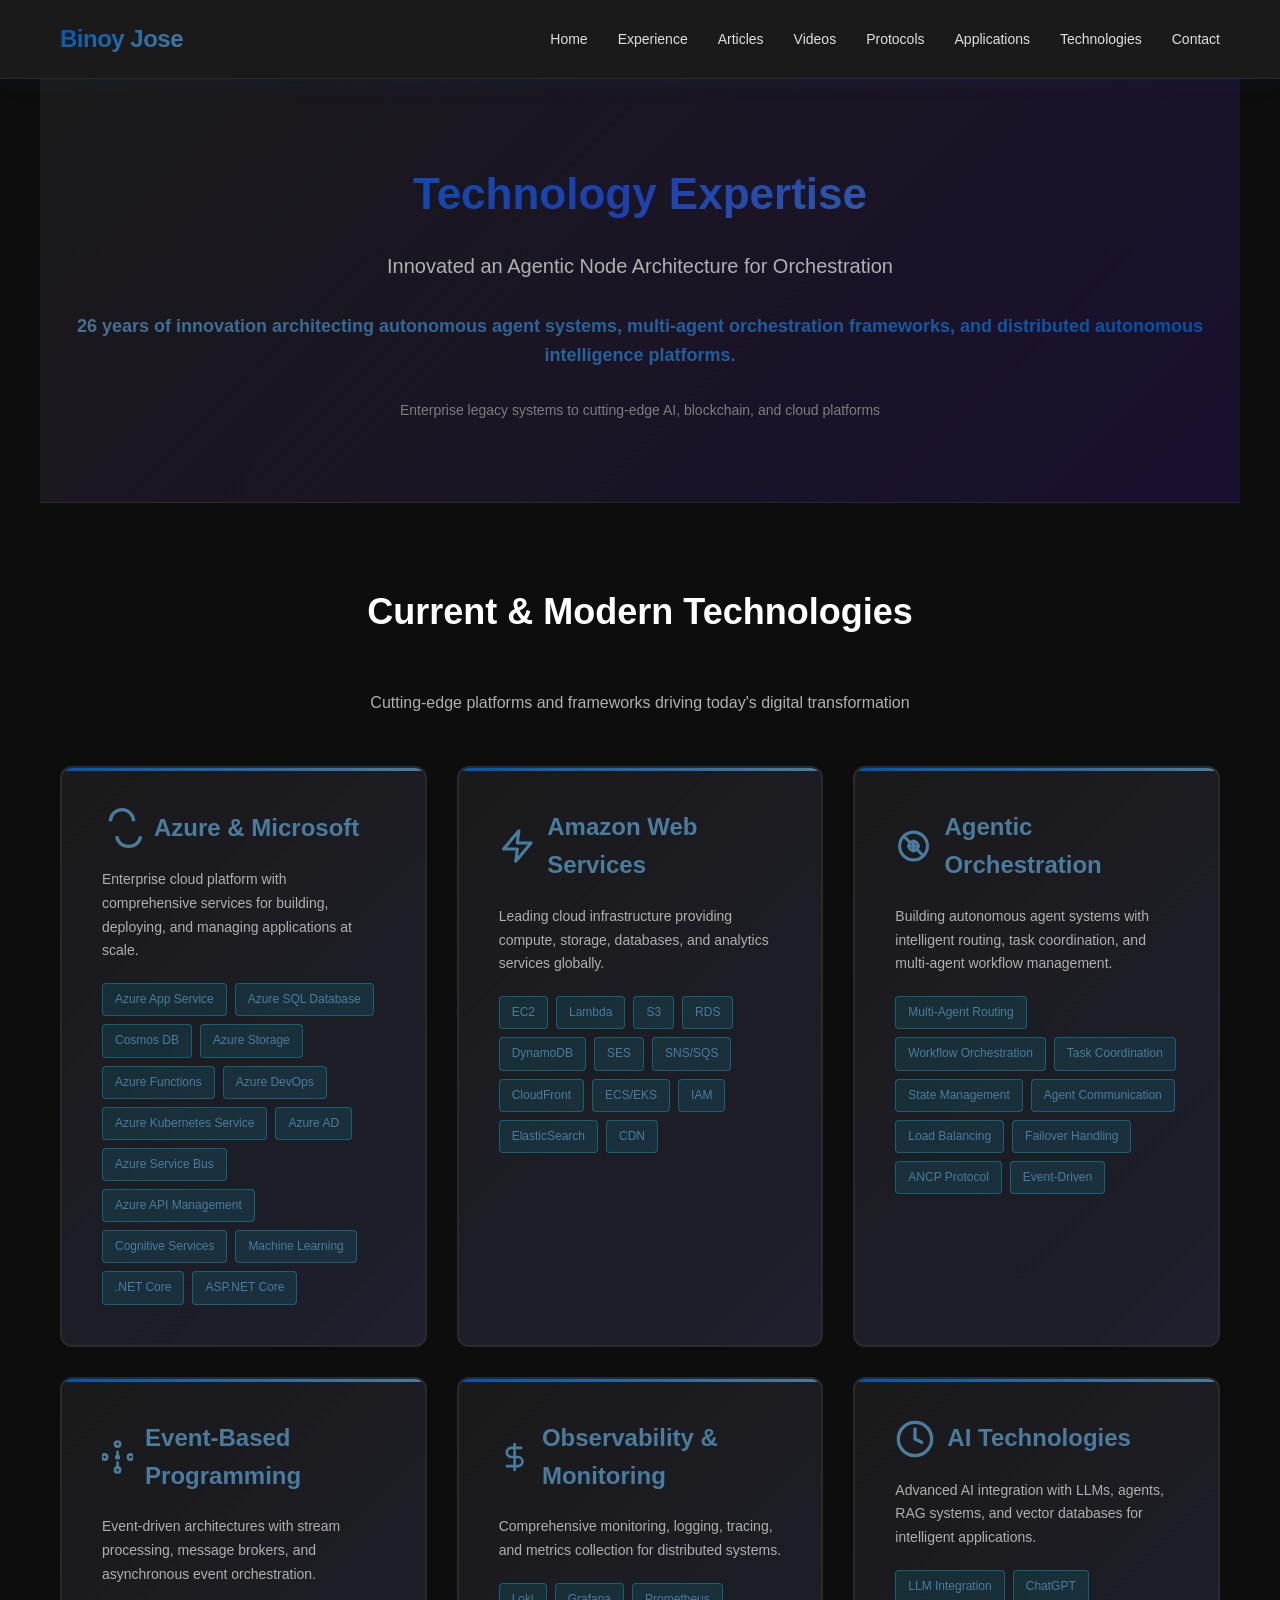
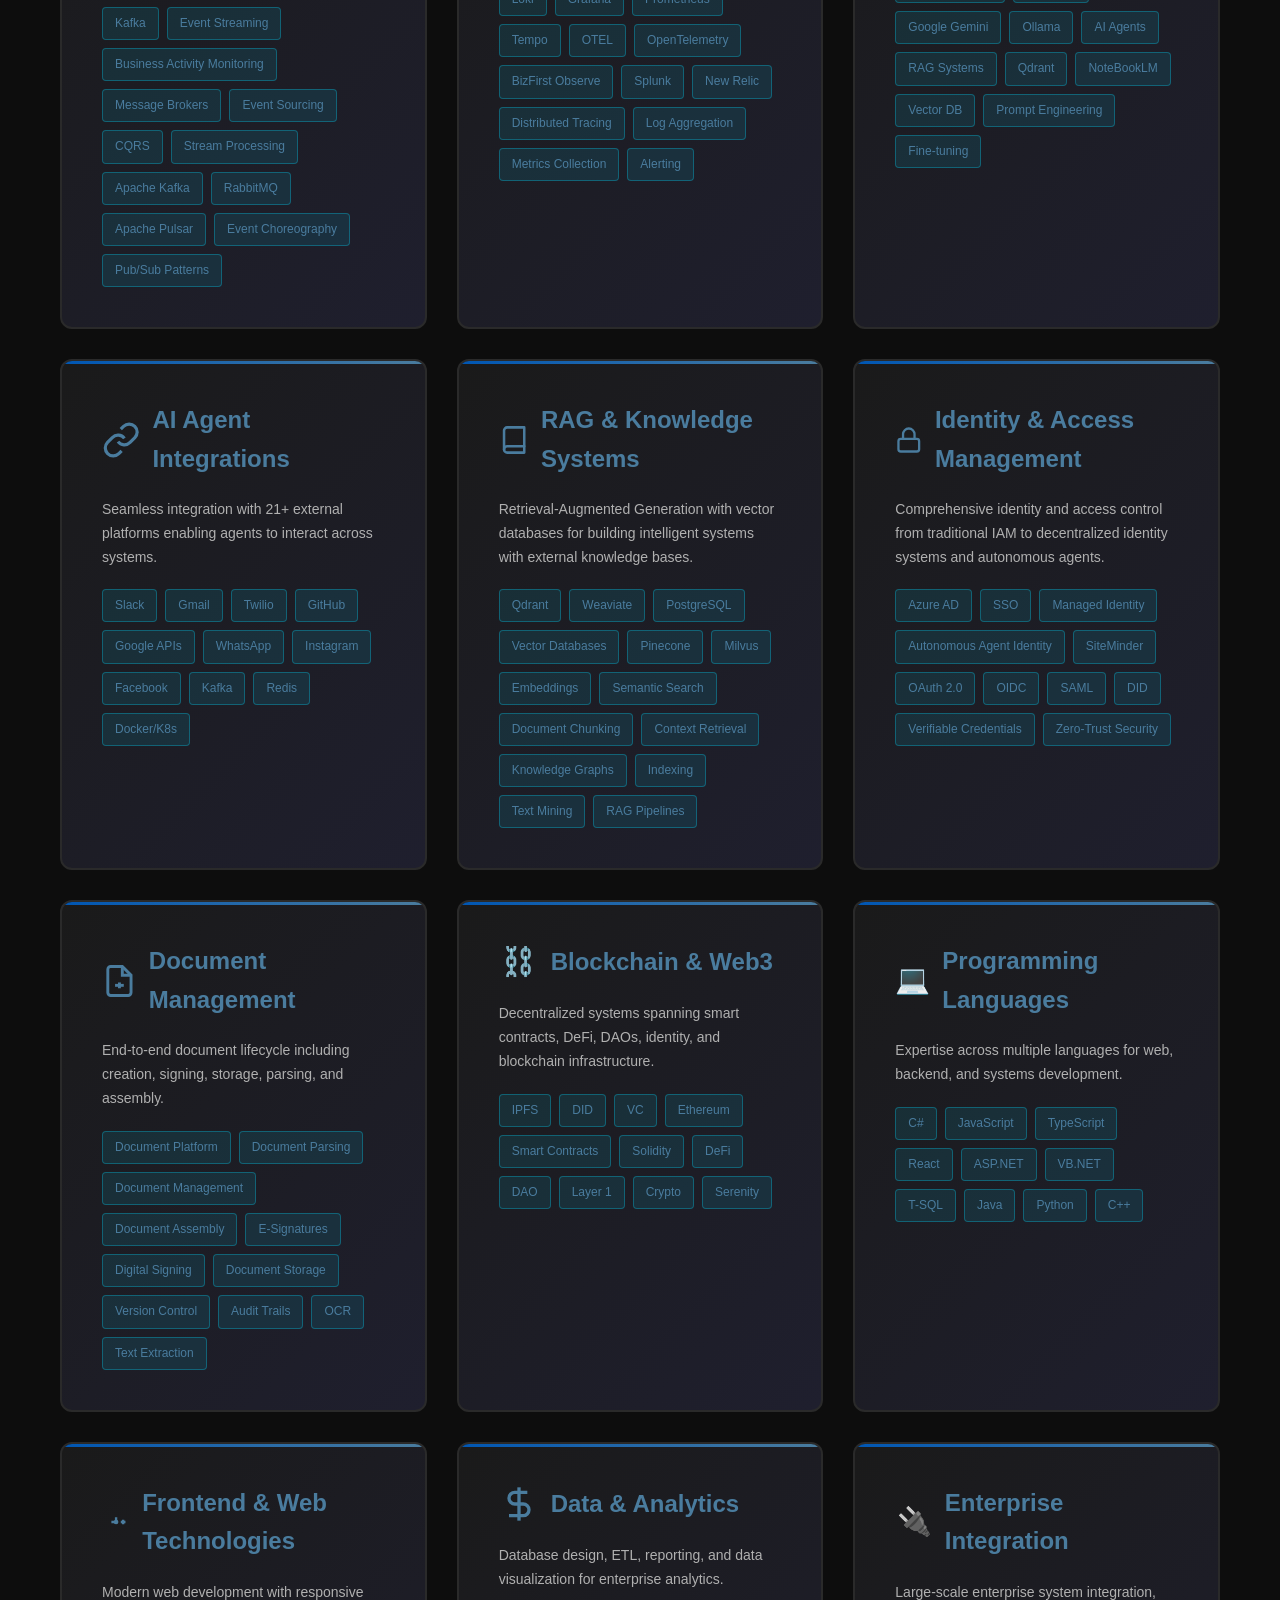
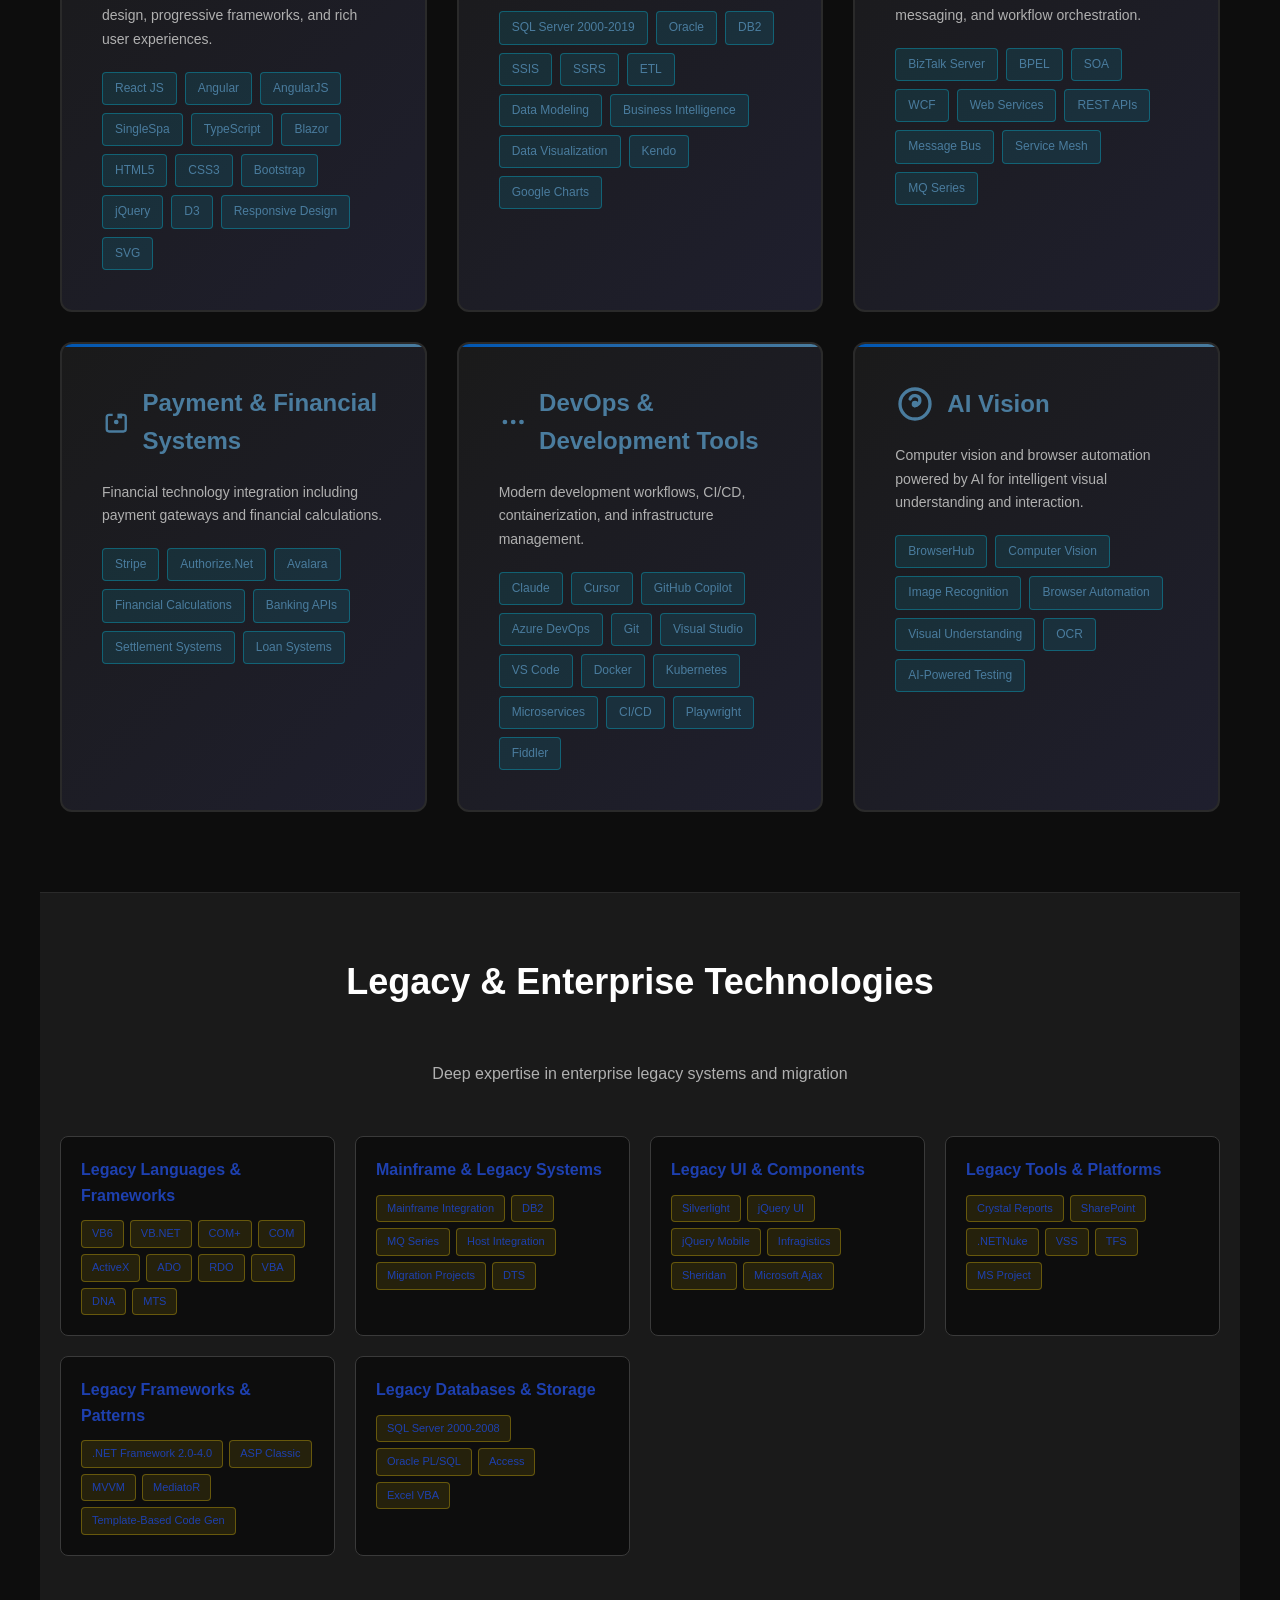
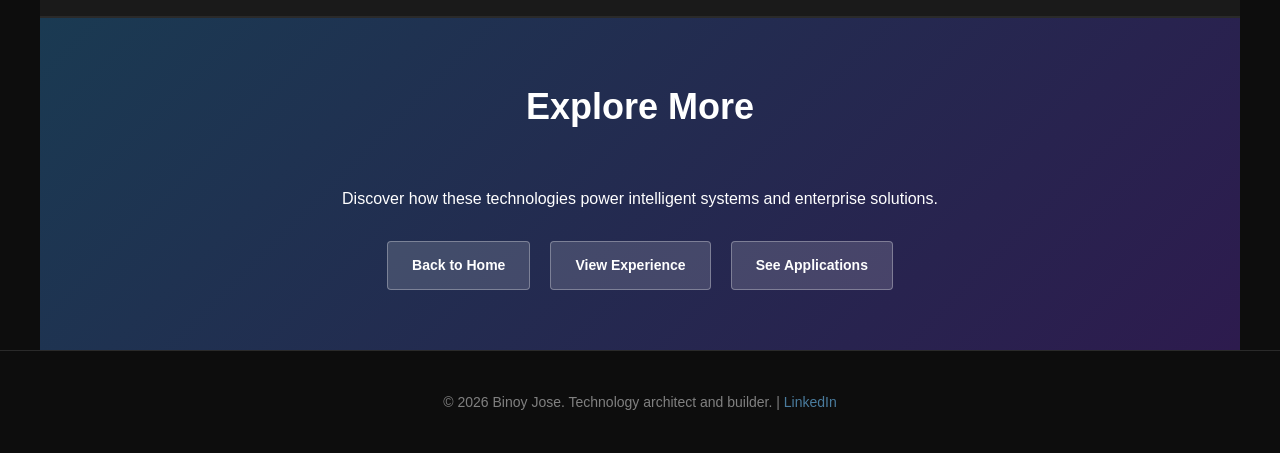
<file: tools.html>
<!DOCTYPE html>
<html lang="en">
<head>
    <meta charset="UTF-8">
    <meta name="viewport" content="width=device-width, initial-scale=1.0">
    <title>Technologies - Binoy Jose</title>
    <style>
        * {
            margin: 0;
            padding: 0;
            box-sizing: border-box;
        }

        body {
            font-family: -apple-system, BlinkMacSystemFont, 'Segoe UI', Roboto, 'Helvetica Neue', Arial, sans-serif;
            line-height: 1.6;
            color: #e0e0e0;
            background: #0d0d0d;
        }

        header {
            background: #1a1a1a;
            color: white;
            padding: 20px 0;
            position: sticky;
            top: 0;
            z-index: 1000;
            box-shadow: 0 2px 20px rgba(0, 86, 179, 0.1);
            border-bottom: 1px solid #2a2a2a;
        }

        nav {
            max-width: 1200px;
            margin: 0 auto;
            padding: 0 20px;
            display: flex;
            justify-content: space-between;
            align-items: center;
        }

        .logo {
            font-size: 24px;
            font-weight: 700;
            letter-spacing: -0.5px;
            background: linear-gradient(135deg, #0056b3, #4a7c9e);
            -webkit-background-clip: text;
            -webkit-text-fill-color: transparent;
            background-clip: text;
        }

        nav ul {
            display: flex;
            list-style: none;
            gap: 30px;
            flex-wrap: wrap;
        }

        nav a {
            color: #e0e0e0;
            text-decoration: none;
            font-size: 14px;
            font-weight: 500;
            transition: all 0.3s;
        }

        nav a:hover {
            color: #4a7c9e;
        }

        .hero {
            background: linear-gradient(135deg, #1a1a1a 0%, #1a0f2e 100%);
            color: white;
            padding: 80px 20px;
            text-align: center;
            border-bottom: 1px solid #2a2a2a;
        }

        .hero h1 {
            font-size: 44px;
            margin-bottom: 20px;
            font-weight: 700;
            background: linear-gradient(135deg, #0056b3, #1e40af, #4a7c9e);
            -webkit-background-clip: text;
            -webkit-text-fill-color: transparent;
            background-clip: text;
        }

        .hero p {
            font-size: 18px;
            opacity: 0.9;
            color: #b0b0b0;
        }

        .hero-highlight {
            font-size: 22px;
            font-weight: 600;
            margin: 30px 0;
            background: linear-gradient(135deg, #4a7c9e, #0056b3);
            -webkit-background-clip: text;
            -webkit-text-fill-color: transparent;
            background-clip: text;
            line-height: 1.6;
        }

        section {
            max-width: 1200px;
            margin: 0 auto;
            padding: 80px 20px;
        }

        section h2 {
            font-size: 36px;
            margin-bottom: 50px;
            text-align: center;
            color: white;
            font-weight: 700;
        }

        .section-subtitle {
            text-align: center;
            color: #b0b0b0;
            margin-bottom: 50px;
            font-size: 16px;
        }

        .tech-boxes-grid {
            display: grid;
            grid-template-columns: repeat(auto-fit, minmax(280px, 1fr));
            gap: 30px;
            margin-top: 50px;
        }

        .tech-box {
            background: linear-gradient(135deg, #1a1a1a 0%, #1f1f2e 100%);
            padding: 40px;
            border-radius: 12px;
            border: 2px solid #2a2a2a;
            transition: all 0.3s;
            position: relative;
            overflow: hidden;
        }

        .tech-box::before {
            content: '';
            position: absolute;
            top: 0;
            left: 0;
            width: 100%;
            height: 3px;
            background: linear-gradient(90deg, #0056b3, #4a7c9e);
        }

        .tech-box:hover {
            transform: translateY(-8px);
            border-color: #0056b3;
            box-shadow: 0 20px 40px rgba(0, 86, 179, 0.2);
        }

        .tech-box h3 {
            font-size: 24px;
            font-weight: 700;
            color: #4a7c9e;
            margin-bottom: 20px;
            display: flex;
            align-items: center;
            gap: 12px;
        }

        .tech-icon {
            font-size: 28px;
            width: 40px;
            height: 40px;
            display: flex;
            align-items: center;
            justify-content: center;
            color: #4a7c9e;
            stroke: #4a7c9e;
        }

        .tech-icon svg {
            width: 100%;
            height: 100%;
            stroke: #4a7c9e;
        }

        .tech-box p {
            color: #b0b0b0;
            margin-bottom: 20px;
            line-height: 1.7;
            font-size: 14px;
        }

        .tech-list {
            display: flex;
            flex-wrap: wrap;
            gap: 8px;
        }

        .tech-badge {
            background: rgba(0, 217, 255, 0.1);
            padding: 6px 12px;
            border-radius: 4px;
            font-size: 12px;
            color: #4a7c9e;
            border: 1px solid rgba(0, 217, 255, 0.3);
            transition: all 0.3s;
        }

        .tech-badge:hover {
            background: rgba(0, 217, 255, 0.2);
            border-color: #4a7c9e;
        }

        .legacy-section {
            background: #1a1a1a;
            padding: 60px 20px;
            border-top: 1px solid #2a2a2a;
            border-bottom: 1px solid #2a2a2a;
        }

        .legacy-grid {
            display: grid;
            grid-template-columns: repeat(auto-fit, minmax(250px, 1fr));
            gap: 20px;
            margin-top: 40px;
        }

        .legacy-card {
            background: #0d0d0d;
            padding: 20px;
            border-radius: 8px;
            border: 1px solid #3a3a3a;
        }

        .legacy-card h4 {
            font-size: 16px;
            color: #1e40af;
            margin-bottom: 12px;
            font-weight: 700;
        }

        .legacy-list {
            display: flex;
            flex-wrap: wrap;
            gap: 6px;
        }

        .legacy-badge {
            background: rgba(255, 214, 10, 0.1);
            padding: 4px 10px;
            border-radius: 4px;
            font-size: 11px;
            color: #1e40af;
            border: 1px solid rgba(255, 214, 10, 0.3);
        }

        .cta-section {
            background: linear-gradient(135deg, #1a3a52 0%, #2d1b4e 100%);
            color: white;
            text-align: center;
            padding: 60px 20px;
            border-top: 1px solid #2a2a2a;
        }

        .cta-section h2 {
            color: white;
        }

        .social-links {
            display: flex;
            justify-content: center;
            gap: 20px;
            flex-wrap: wrap;
            margin-top: 30px;
        }

        .social-link {
            display: inline-block;
            background: rgba(255,255,255,0.15);
            padding: 12px 24px;
            border-radius: 4px;
            color: white;
            text-decoration: none;
            font-size: 14px;
            font-weight: 600;
            transition: all 0.3s;
            border: 1px solid rgba(255,255,255,0.3);
        }

        .social-link:hover {
            background: rgba(255,255,255,0.25);
            transform: translateY(-2px);
        }

        footer {
            background: #0d0d0d;
            color: #808080;
            text-align: center;
            padding: 40px 20px;
            font-size: 14px;
            border-top: 1px solid #2a2a2a;
        }

        footer a {
            color: #4a7c9e;
            text-decoration: none;
        }

        @media (max-width: 768px) {
            .tech-boxes-grid {
                grid-template-columns: 1fr;
            }

            .hero h1 {
                font-size: 32px;
            }

            section {
                padding: 60px 20px;
            }
        }
    </style>
</head>
<body>
    <!-- Navigation -->
    <header>
        <nav>
            <div class="logo">Binoy Jose</div>
            <ul>
                <li><a href="index.html">Home</a></li>
                <li><a href="experience.html">Experience</a></li>
                <li><a href="linkedin-articles.html">Articles</a></li>
                <li><a href="youtube-articles.html">Videos</a></li>
                <li><a href="protocols.html">Protocols</a></li>
                <li><a href="applications.html">Applications</a></li>
                <li><a href="tools.html">Technologies</a></li>
                <li><a href="index.html#contact">Contact</a></li>
            </ul>
        </nav>
    </header>

    <!-- Hero Section -->
    <section class="hero">
        <div class="hero-content">
            <h1>Technology Expertise</h1>
            <h2 style="font-size: 20px; color: #b0b0b0; margin-bottom: 20px; font-weight: 500;">Innovated an Agentic Node Architecture for Orchestration</h2>
            <p class="hero-highlight">26 years of innovation architecting autonomous agent systems, multi-agent orchestration frameworks, and distributed autonomous intelligence platforms.</p>
            <p style="font-size: 14px; color: #888; margin-top: 20px;">Enterprise legacy systems to cutting-edge AI, blockchain, and cloud platforms</p>
        </div>
    </section>

    <!-- Modern Technology Boxes -->
    <section>
        <h2>Current & Modern Technologies</h2>
        <p class="section-subtitle">Cutting-edge platforms and frameworks driving today's digital transformation</p>
        <div class="tech-boxes-grid">
            <!-- Azure & Microsoft -->
            <div class="tech-box">
                <h3><svg class="tech-icon" viewBox="0 0 24 24" fill="none" stroke="currentColor" stroke-width="2"><path d="M19 8a7 7 0 1 0-14 0"></path><path d="M23 17c0 3.314-3.13 6-7 6s-7-2.686-7-6"></path></svg> Azure & Microsoft</h3>
                <p>Enterprise cloud platform with comprehensive services for building, deploying, and managing applications at scale.</p>
                <div class="tech-list">
                    <span class="tech-badge">Azure App Service</span>
                    <span class="tech-badge">Azure SQL Database</span>
                    <span class="tech-badge">Cosmos DB</span>
                    <span class="tech-badge">Azure Storage</span>
                    <span class="tech-badge">Azure Functions</span>
                    <span class="tech-badge">Azure DevOps</span>
                    <span class="tech-badge">Azure Kubernetes Service</span>
                    <span class="tech-badge">Azure AD</span>
                    <span class="tech-badge">Azure Service Bus</span>
                    <span class="tech-badge">Azure API Management</span>
                    <span class="tech-badge">Cognitive Services</span>
                    <span class="tech-badge">Machine Learning</span>
                    <span class="tech-badge">.NET Core</span>
                    <span class="tech-badge">ASP.NET Core</span>
                </div>
            </div>

            <!-- AWS -->
            <div class="tech-box">
                <h3><svg class="tech-icon" viewBox="0 0 24 24" fill="none" stroke="currentColor" stroke-width="2" stroke-linecap="round" stroke-linejoin="round"><polygon points="13 2 3 14 12 14 11 22 21 10 12 10 13 2"/></svg> Amazon Web Services</h3>
                <p>Leading cloud infrastructure providing compute, storage, databases, and analytics services globally.</p>
                <div class="tech-list">
                    <span class="tech-badge">EC2</span>
                    <span class="tech-badge">Lambda</span>
                    <span class="tech-badge">S3</span>
                    <span class="tech-badge">RDS</span>
                    <span class="tech-badge">DynamoDB</span>
                    <span class="tech-badge">SES</span>
                    <span class="tech-badge">SNS/SQS</span>
                    <span class="tech-badge">CloudFront</span>
                    <span class="tech-badge">ECS/EKS</span>
                    <span class="tech-badge">IAM</span>
                    <span class="tech-badge">ElasticSearch</span>
                    <span class="tech-badge">CDN</span>
                </div>
            </div>

            <!-- Agentic Orchestration -->
            <div class="tech-box">
                <h3><svg class="tech-icon" viewBox="0 0 24 24" fill="none" stroke="currentColor" stroke-width="2"><circle cx="12" cy="12" r="9"/><circle cx="12" cy="12" r="3"/><path d="M8 12h8M12 8v8M6 6l4.24 4.24M13.76 13.76L18 18"/></svg> Agentic Orchestration</h3>
                <p>Building autonomous agent systems with intelligent routing, task coordination, and multi-agent workflow management.</p>
                <div class="tech-list">
                    <span class="tech-badge">Multi-Agent Routing</span>
                    <span class="tech-badge">Workflow Orchestration</span>
                    <span class="tech-badge">Task Coordination</span>
                    <span class="tech-badge">State Management</span>
                    <span class="tech-badge">Agent Communication</span>
                    <span class="tech-badge">Load Balancing</span>
                    <span class="tech-badge">Failover Handling</span>
                    <span class="tech-badge">ANCP Protocol</span>
                    <span class="tech-badge">Event-Driven</span>
                </div>
            </div>

            <!-- Event-Based Programming -->
            <div class="tech-box">
                <h3><svg class="tech-icon" viewBox="0 0 24 24" fill="none" stroke="currentColor" stroke-width="2" stroke-linecap="round" stroke-linejoin="round"><circle cx="12" cy="12" r="1"/><path d="M12 8v4m0 4v4"/><circle cx="12" cy="2" r="2"/><circle cx="12" cy="22" r="2"/><circle cx="2" cy="12" r="2"/><circle cx="22" cy="12" r="2"/></svg> Event-Based Programming</h3>
                <p>Event-driven architectures with stream processing, message brokers, and asynchronous event orchestration.</p>
                <div class="tech-list">
                    <span class="tech-badge">Kafka</span>
                    <span class="tech-badge">Event Streaming</span>
                    <span class="tech-badge">Business Activity Monitoring</span>
                    <span class="tech-badge">Message Brokers</span>
                    <span class="tech-badge">Event Sourcing</span>
                    <span class="tech-badge">CQRS</span>
                    <span class="tech-badge">Stream Processing</span>
                    <span class="tech-badge">Apache Kafka</span>
                    <span class="tech-badge">RabbitMQ</span>
                    <span class="tech-badge">Apache Pulsar</span>
                    <span class="tech-badge">Event Choreography</span>
                    <span class="tech-badge">Pub/Sub Patterns</span>
                </div>
            </div>

            <!-- Observability -->
            <div class="tech-box">
                <h3><svg class="tech-icon" viewBox="0 0 24 24" fill="none" stroke="currentColor" stroke-width="2" stroke-linecap="round" stroke-linejoin="round"><line x1="12" y1="2" x2="12" y2="22"/><path d="M17 5H9.5a3.5 3.5 0 0 0 0 7h5a3.5 3.5 0 0 1 0 7H6"/></svg> Observability & Monitoring</h3>
                <p>Comprehensive monitoring, logging, tracing, and metrics collection for distributed systems.</p>
                <div class="tech-list">
                    <span class="tech-badge">Loki</span>
                    <span class="tech-badge">Grafana</span>
                    <span class="tech-badge">Prometheus</span>
                    <span class="tech-badge">Tempo</span>
                    <span class="tech-badge">OTEL</span>
                    <span class="tech-badge">OpenTelemetry</span>
                    <span class="tech-badge">BizFirst Observe</span>
                    <span class="tech-badge">Splunk</span>
                    <span class="tech-badge">New Relic</span>
                    <span class="tech-badge">Distributed Tracing</span>
                    <span class="tech-badge">Log Aggregation</span>
                    <span class="tech-badge">Metrics Collection</span>
                    <span class="tech-badge">Alerting</span>
                </div>
            </div>

            <!-- AI Technologies -->
            <div class="tech-box">
                <h3><svg class="tech-icon" viewBox="0 0 24 24" fill="none" stroke="currentColor" stroke-width="2" stroke-linecap="round" stroke-linejoin="round"><circle cx="12" cy="12" r="10"/><path d="M12 6v6l4 2"/></svg> AI Technologies</h3>
                <p>Advanced AI integration with LLMs, agents, RAG systems, and vector databases for intelligent applications.</p>
                <div class="tech-list">
                    <span class="tech-badge">LLM Integration</span>
                    <span class="tech-badge">ChatGPT</span>
                    <span class="tech-badge">Google Gemini</span>
                    <span class="tech-badge">Ollama</span>
                    <span class="tech-badge">AI Agents</span>
                    <span class="tech-badge">RAG Systems</span>
                    <span class="tech-badge">Qdrant</span>
                    <span class="tech-badge">NoteBookLM</span>
                    <span class="tech-badge">Vector DB</span>
                    <span class="tech-badge">Prompt Engineering</span>
                    <span class="tech-badge">Fine-tuning</span>
                </div>
            </div>

            <!-- AI Agent Integrations -->
            <div class="tech-box">
                <h3><svg class="tech-icon" viewBox="0 0 24 24" fill="none" stroke="currentColor" stroke-width="2"><path d="M10 13a5 5 0 0 0 7.54.54l3-3a5 5 0 0 0-7.07-7.07l-1.72 1.71"/><path d="M14 11a5 5 0 0 0-7.54-.54l-3 3a5 5 0 0 0 7.07 7.07l1.71-1.71"/></svg> AI Agent Integrations</h3>
                <p>Seamless integration with 21+ external platforms enabling agents to interact across systems.</p>
                <div class="tech-list">
                    <span class="tech-badge">Slack</span>
                    <span class="tech-badge">Gmail</span>
                    <span class="tech-badge">Twilio</span>
                    <span class="tech-badge">GitHub</span>
                    <span class="tech-badge">Google APIs</span>
                    <span class="tech-badge">WhatsApp</span>
                    <span class="tech-badge">Instagram</span>
                    <span class="tech-badge">Facebook</span>
                    <span class="tech-badge">Kafka</span>
                    <span class="tech-badge">Redis</span>
                    <span class="tech-badge">Docker/K8s</span>
                </div>
            </div>

            <!-- RAG & Knowledge -->
            <div class="tech-box">
                <h3><svg class="tech-icon" viewBox="0 0 24 24" fill="none" stroke="currentColor" stroke-width="2" stroke-linecap="round" stroke-linejoin="round"><path d="M4 19.5A2.5 2.5 0 0 1 6.5 17H20"/><path d="M6.5 2H20v20H6.5A2.5 2.5 0 0 1 4 19.5v-15A2.5 2.5 0 0 1 6.5 2z"/></svg> RAG & Knowledge Systems</h3>
                <p>Retrieval-Augmented Generation with vector databases for building intelligent systems with external knowledge bases.</p>
                <div class="tech-list">
                    <span class="tech-badge">Qdrant</span>
                    <span class="tech-badge">Weaviate</span>
                    <span class="tech-badge">PostgreSQL</span>
                    <span class="tech-badge">Vector Databases</span>
                    <span class="tech-badge">Pinecone</span>
                    <span class="tech-badge">Milvus</span>
                    <span class="tech-badge">Embeddings</span>
                    <span class="tech-badge">Semantic Search</span>
                    <span class="tech-badge">Document Chunking</span>
                    <span class="tech-badge">Context Retrieval</span>
                    <span class="tech-badge">Knowledge Graphs</span>
                    <span class="tech-badge">Indexing</span>
                    <span class="tech-badge">Text Mining</span>
                    <span class="tech-badge">RAG Pipelines</span>
                </div>
            </div>

            <!-- Identity & Access -->
            <div class="tech-box">
                <h3><svg class="tech-icon" viewBox="0 0 24 24" fill="none" stroke="currentColor" stroke-width="2"><rect x="3" y="11" width="18" height="11" rx="2" ry="2"/><path d="M7 11V7a5 5 0 0 1 10 0v4"/></svg> Identity & Access Management</h3>
                <p>Comprehensive identity and access control from traditional IAM to decentralized identity systems and autonomous agents.</p>
                <div class="tech-list">
                    <span class="tech-badge">Azure AD</span>
                    <span class="tech-badge">SSO</span>
                    <span class="tech-badge">Managed Identity</span>
                    <span class="tech-badge">Autonomous Agent Identity</span>
                    <span class="tech-badge">SiteMinder</span>
                    <span class="tech-badge">OAuth 2.0</span>
                    <span class="tech-badge">OIDC</span>
                    <span class="tech-badge">SAML</span>
                    <span class="tech-badge">DID</span>
                    <span class="tech-badge">Verifiable Credentials</span>
                    <span class="tech-badge">Zero-Trust Security</span>
                </div>
            </div>

            <!-- Document Management -->
            <div class="tech-box">
                <h3><svg class="tech-icon" viewBox="0 0 24 24" fill="none" stroke="currentColor" stroke-width="2"><path d="M14 2H6a2 2 0 0 0-2 2v16a2 2 0 0 0 2 2h12a2 2 0 0 0 2-2V8z"/><polyline points="14 2 14 8 20 8"/><line x1="12" y1="13" x2="12" y2="17"/><line x1="9" y1="15" x2="15" y2="15"/></svg> Document Management</h3>
                <p>End-to-end document lifecycle including creation, signing, storage, parsing, and assembly.</p>
                <div class="tech-list">
                    <span class="tech-badge">Document Platform</span>
                    <span class="tech-badge">Document Parsing</span>
                    <span class="tech-badge">Document Management</span>
                    <span class="tech-badge">Document Assembly</span>
                    <span class="tech-badge">E-Signatures</span>
                    <span class="tech-badge">Digital Signing</span>
                    <span class="tech-badge">Document Storage</span>
                    <span class="tech-badge">Version Control</span>
                    <span class="tech-badge">Audit Trails</span>
                    <span class="tech-badge">OCR</span>
                    <span class="tech-badge">Text Extraction</span>
                </div>
            </div>

            <!-- Blockchain & Web3 -->
            <div class="tech-box">
                <h3><span class="tech-icon">⛓️</span> Blockchain & Web3</h3>
                <p>Decentralized systems spanning smart contracts, DeFi, DAOs, identity, and blockchain infrastructure.</p>
                <div class="tech-list">
                    <span class="tech-badge">IPFS</span>
                    <span class="tech-badge">DID</span>
                    <span class="tech-badge">VC</span>
                    <span class="tech-badge">Ethereum</span>
                    <span class="tech-badge">Smart Contracts</span>
                    <span class="tech-badge">Solidity</span>
                    <span class="tech-badge">DeFi</span>
                    <span class="tech-badge">DAO</span>
                    <span class="tech-badge">Layer 1</span>
                    <span class="tech-badge">Crypto</span>
                    <span class="tech-badge">Serenity</span>
                </div>
            </div>

            <!-- Programming Languages -->
            <div class="tech-box">
                <h3><span class="tech-icon">💻</span> Programming Languages</h3>
                <p>Expertise across multiple languages for web, backend, and systems development.</p>
                <div class="tech-list">
                    <span class="tech-badge">C#</span>
                    <span class="tech-badge">JavaScript</span>
                    <span class="tech-badge">TypeScript</span>
                    <span class="tech-badge">React</span>
                    <span class="tech-badge">ASP.NET</span>
                    <span class="tech-badge">VB.NET</span>
                    <span class="tech-badge">T-SQL</span>
                    <span class="tech-badge">Java</span>
                    <span class="tech-badge">Python</span>
                    <span class="tech-badge">C++</span>
                </div>
            </div>

            <!-- Frontend & Web -->
            <div class="tech-box">
                <h3><svg class="tech-icon" viewBox="0 0 24 24" fill="none" stroke="currentColor" stroke-width="2"><circle cx="12" cy="12" r="1"/><path d="M12 8v4m0 4v.01M8 12h4m4 0h4m-2-2v4"/></svg> Frontend & Web Technologies</h3>
                <p>Modern web development with responsive design, progressive frameworks, and rich user experiences.</p>
                <div class="tech-list">
                    <span class="tech-badge">React JS</span>
                    <span class="tech-badge">Angular</span>
                    <span class="tech-badge">AngularJS</span>
                    <span class="tech-badge">SingleSpa</span>
                    <span class="tech-badge">TypeScript</span>
                    <span class="tech-badge">Blazor</span>
                    <span class="tech-badge">HTML5</span>
                    <span class="tech-badge">CSS3</span>
                    <span class="tech-badge">Bootstrap</span>
                    <span class="tech-badge">jQuery</span>
                    <span class="tech-badge">D3</span>
                    <span class="tech-badge">Responsive Design</span>
                    <span class="tech-badge">SVG</span>
                </div>
            </div>

            <!-- Data & Analytics -->
            <div class="tech-box">
                <h3><svg class="tech-icon" viewBox="0 0 24 24" fill="none" stroke="currentColor" stroke-width="2"><line x1="12" y1="2" x2="12" y2="22"/><path d="M17 5H9.5a3.5 3.5 0 0 0 0 7h5a3.5 3.5 0 0 1 0 7H6"/></svg> Data & Analytics</h3>
                <p>Database design, ETL, reporting, and data visualization for enterprise analytics.</p>
                <div class="tech-list">
                    <span class="tech-badge">SQL Server 2000-2019</span>
                    <span class="tech-badge">Oracle</span>
                    <span class="tech-badge">DB2</span>
                    <span class="tech-badge">SSIS</span>
                    <span class="tech-badge">SSRS</span>
                    <span class="tech-badge">ETL</span>
                    <span class="tech-badge">Data Modeling</span>
                    <span class="tech-badge">Business Intelligence</span>
                    <span class="tech-badge">Data Visualization</span>
                    <span class="tech-badge">Kendo</span>
                    <span class="tech-badge">Google Charts</span>
                </div>
            </div>

            <!-- Enterprise Integration -->
            <div class="tech-box">
                <h3><span class="tech-icon">🔌</span> Enterprise Integration</h3>
                <p>Large-scale enterprise system integration, messaging, and workflow orchestration.</p>
                <div class="tech-list">
                    <span class="tech-badge">BizTalk Server</span>
                    <span class="tech-badge">BPEL</span>
                    <span class="tech-badge">SOA</span>
                    <span class="tech-badge">WCF</span>
                    <span class="tech-badge">Web Services</span>
                    <span class="tech-badge">REST APIs</span>
                    <span class="tech-badge">Message Bus</span>
                    <span class="tech-badge">Service Mesh</span>
                    <span class="tech-badge">MQ Series</span>
                </div>
            </div>

            <!-- Payment & Financial -->
            <div class="tech-box">
                <h3><svg class="tech-icon" viewBox="0 0 24 24" fill="none" stroke="currentColor" stroke-width="2"><circle cx="12" cy="12" r="1"/><path d="M9 6H6a2 2 0 0 0-2 2v10a2 2 0 0 0 2 2h12a2 2 0 0 0 2-2V8a2 2 0 0 0-2-2h-3"/><path d="M16 8h-2V6h2v2z"/></svg> Payment & Financial Systems</h3>
                <p>Financial technology integration including payment gateways and financial calculations.</p>
                <div class="tech-list">
                    <span class="tech-badge">Stripe</span>
                    <span class="tech-badge">Authorize.Net</span>
                    <span class="tech-badge">Avalara</span>
                    <span class="tech-badge">Financial Calculations</span>
                    <span class="tech-badge">Banking APIs</span>
                    <span class="tech-badge">Settlement Systems</span>
                    <span class="tech-badge">Loan Systems</span>
                </div>
            </div>

            <!-- DevOps & Tools -->
            <div class="tech-box">
                <h3><svg class="tech-icon" viewBox="0 0 24 24" fill="none" stroke="currentColor" stroke-width="2" stroke-linecap="round" stroke-linejoin="round"><circle cx="12" cy="12" r="1"/><circle cx="19" cy="12" r="1"/><circle cx="5" cy="12" r="1"/></svg> DevOps & Development Tools</h3>
                <p>Modern development workflows, CI/CD, containerization, and infrastructure management.</p>
                <div class="tech-list">
                    <span class="tech-badge">Claude</span>
                    <span class="tech-badge">Cursor</span>
                    <span class="tech-badge">GitHub Copilot</span>
                    <span class="tech-badge">Azure DevOps</span>
                    <span class="tech-badge">Git</span>
                    <span class="tech-badge">Visual Studio</span>
                    <span class="tech-badge">VS Code</span>
                    <span class="tech-badge">Docker</span>
                    <span class="tech-badge">Kubernetes</span>
                    <span class="tech-badge">Microservices</span>
                    <span class="tech-badge">CI/CD</span>
                    <span class="tech-badge">Playwright</span>
                    <span class="tech-badge">Fiddler</span>
                </div>
            </div>

            <!-- AI Vision -->
            <div class="tech-box">
                <h3><svg class="tech-icon" viewBox="0 0 24 24" fill="none" stroke="currentColor" stroke-width="2" stroke-linecap="round" stroke-linejoin="round"><circle cx="12" cy="12" r="1"/><path d="M21 12a9 9 0 1 1-18 0 9 9 0 0 1 18 0z"/><path d="M9.09 9a3 3 0 0 1 5.83 1c0 2-3 3-3 3"/></svg> AI Vision</h3>
                <p>Computer vision and browser automation powered by AI for intelligent visual understanding and interaction.</p>
                <div class="tech-list">
                    <span class="tech-badge">BrowserHub</span>
                    <span class="tech-badge">Computer Vision</span>
                    <span class="tech-badge">Image Recognition</span>
                    <span class="tech-badge">Browser Automation</span>
                    <span class="tech-badge">Visual Understanding</span>
                    <span class="tech-badge">OCR</span>
                    <span class="tech-badge">AI-Powered Testing</span>
                </div>
            </div>

        </div>
    </section>

    <!-- Legacy Technologies Section -->
    <section class="legacy-section">
        <h2>Legacy & Enterprise Technologies</h2>
        <p class="section-subtitle">Deep expertise in enterprise legacy systems and migration</p>
        <div class="legacy-grid">
            <div class="legacy-card">
                <h4>Legacy Languages & Frameworks</h4>
                <div class="legacy-list">
                    <span class="legacy-badge">VB6</span>
                    <span class="legacy-badge">VB.NET</span>
                    <span class="legacy-badge">COM+</span>
                    <span class="legacy-badge">COM</span>
                    <span class="legacy-badge">ActiveX</span>
                    <span class="legacy-badge">ADO</span>
                    <span class="legacy-badge">RDO</span>
                    <span class="legacy-badge">VBA</span>
                    <span class="legacy-badge">DNA</span>
                    <span class="legacy-badge">MTS</span>
                </div>
            </div>

            <div class="legacy-card">
                <h4>Mainframe & Legacy Systems</h4>
                <div class="legacy-list">
                    <span class="legacy-badge">Mainframe Integration</span>
                    <span class="legacy-badge">DB2</span>
                    <span class="legacy-badge">MQ Series</span>
                    <span class="legacy-badge">Host Integration</span>
                    <span class="legacy-badge">Migration Projects</span>
                    <span class="legacy-badge">DTS</span>
                </div>
            </div>

            <div class="legacy-card">
                <h4>Legacy UI & Components</h4>
                <div class="legacy-list">
                    <span class="legacy-badge">Silverlight</span>
                    <span class="legacy-badge">jQuery UI</span>
                    <span class="legacy-badge">jQuery Mobile</span>
                    <span class="legacy-badge">Infragistics</span>
                    <span class="legacy-badge">Sheridan</span>
                    <span class="legacy-badge">Microsoft Ajax</span>
                </div>
            </div>

            <div class="legacy-card">
                <h4>Legacy Tools & Platforms</h4>
                <div class="legacy-list">
                    <span class="legacy-badge">Crystal Reports</span>
                    <span class="legacy-badge">SharePoint</span>
                    <span class="legacy-badge">.NETNuke</span>
                    <span class="legacy-badge">VSS</span>
                    <span class="legacy-badge">TFS</span>
                    <span class="legacy-badge">MS Project</span>
                </div>
            </div>

            <div class="legacy-card">
                <h4>Legacy Frameworks & Patterns</h4>
                <div class="legacy-list">
                    <span class="legacy-badge">.NET Framework 2.0-4.0</span>
                    <span class="legacy-badge">ASP Classic</span>
                    <span class="legacy-badge">MVVM</span>
                    <span class="legacy-badge">MediatoR</span>
                    <span class="legacy-badge">Template-Based Code Gen</span>
                </div>
            </div>

            <div class="legacy-card">
                <h4>Legacy Databases & Storage</h4>
                <div class="legacy-list">
                    <span class="legacy-badge">SQL Server 2000-2008</span>
                    <span class="legacy-badge">Oracle PL/SQL</span>
                    <span class="legacy-badge">Access</span>
                    <span class="legacy-badge">Excel VBA</span>
                </div>
            </div>
        </div>
    </section>

    <!-- CTA Section -->
    <section class="cta-section">
        <h2>Explore More</h2>
        <p>Discover how these technologies power intelligent systems and enterprise solutions.</p>
        <div class="social-links">
            <a href="index.html" class="social-link">Back to Home</a>
            <a href="experience.html" class="social-link">View Experience</a>
            <a href="applications.html" class="social-link">See Applications</a>
        </div>
    </section>

    <!-- Footer -->
    <footer>
        <p>&copy; 2026 Binoy Jose. Technology architect and builder. | <a href="https://www.linkedin.com/in/binoy-jose/">LinkedIn</a></p>
    </footer>
</body>
</html>
</file>
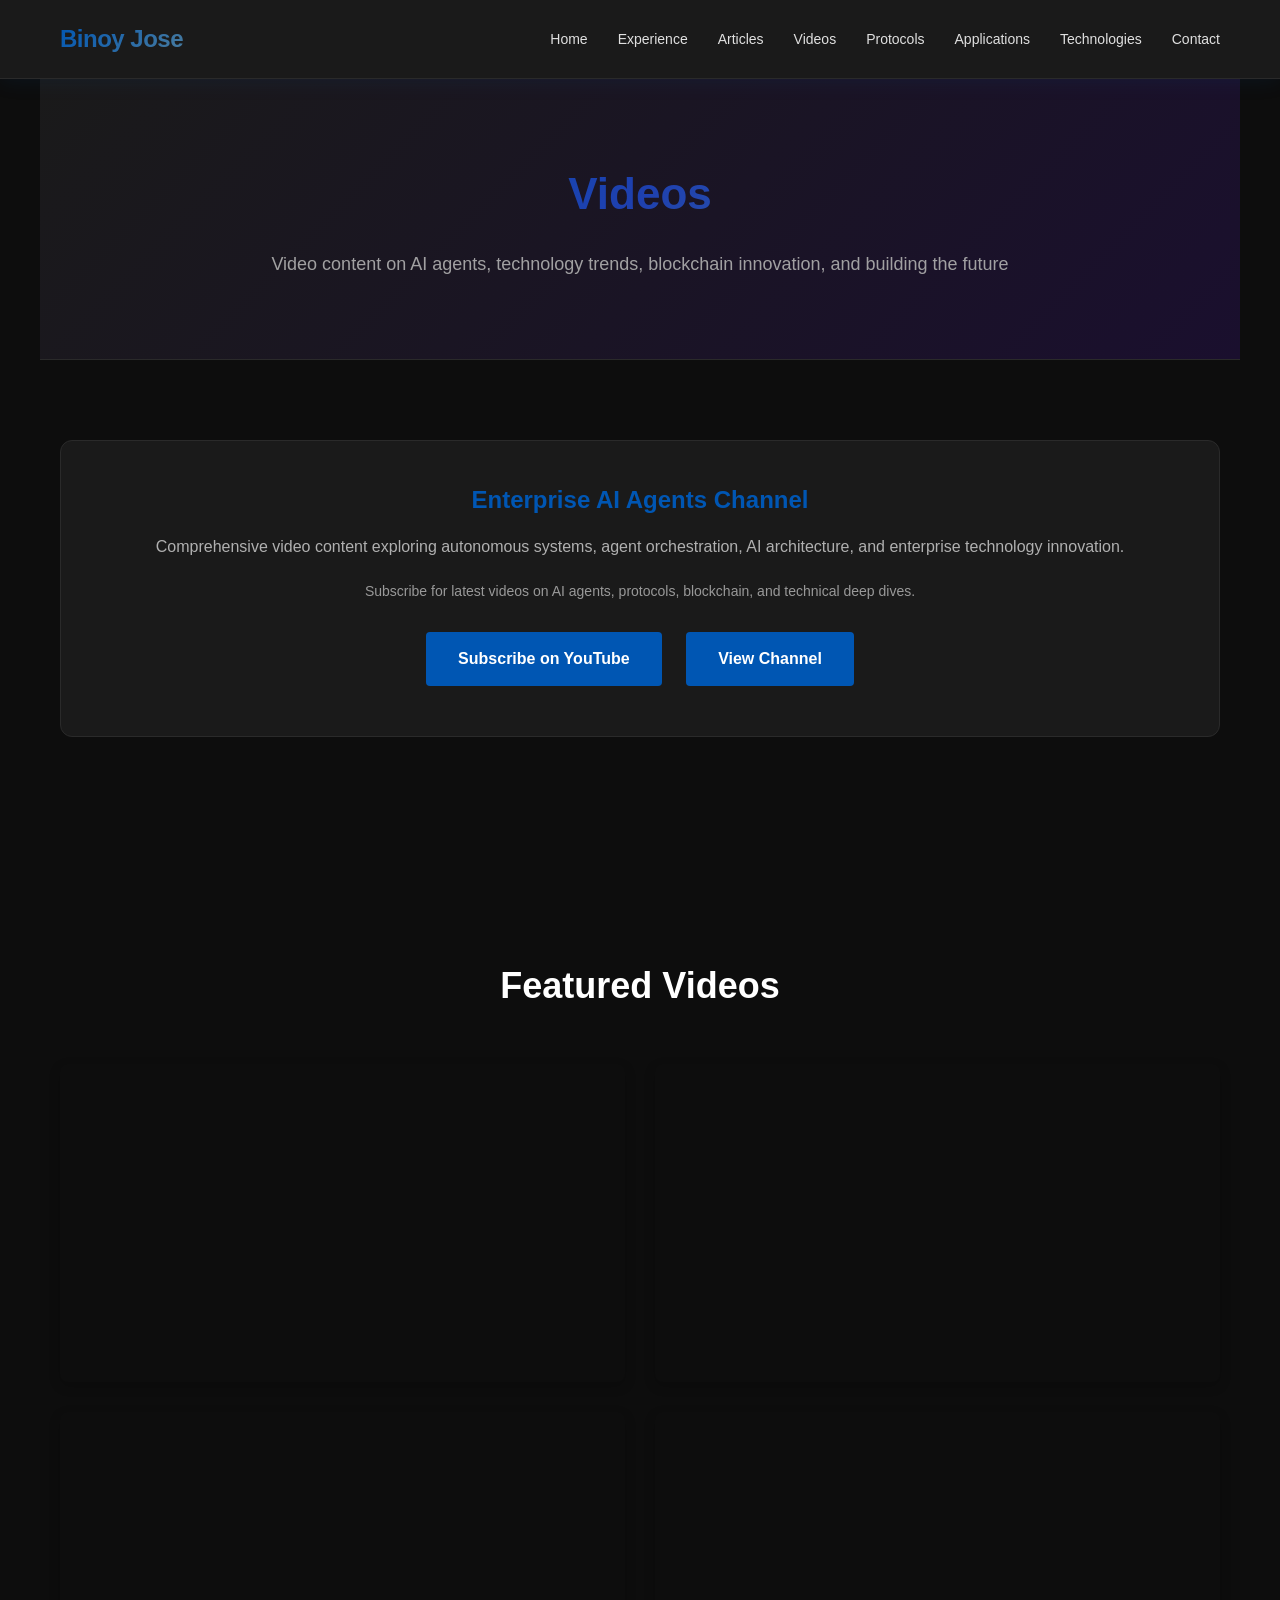
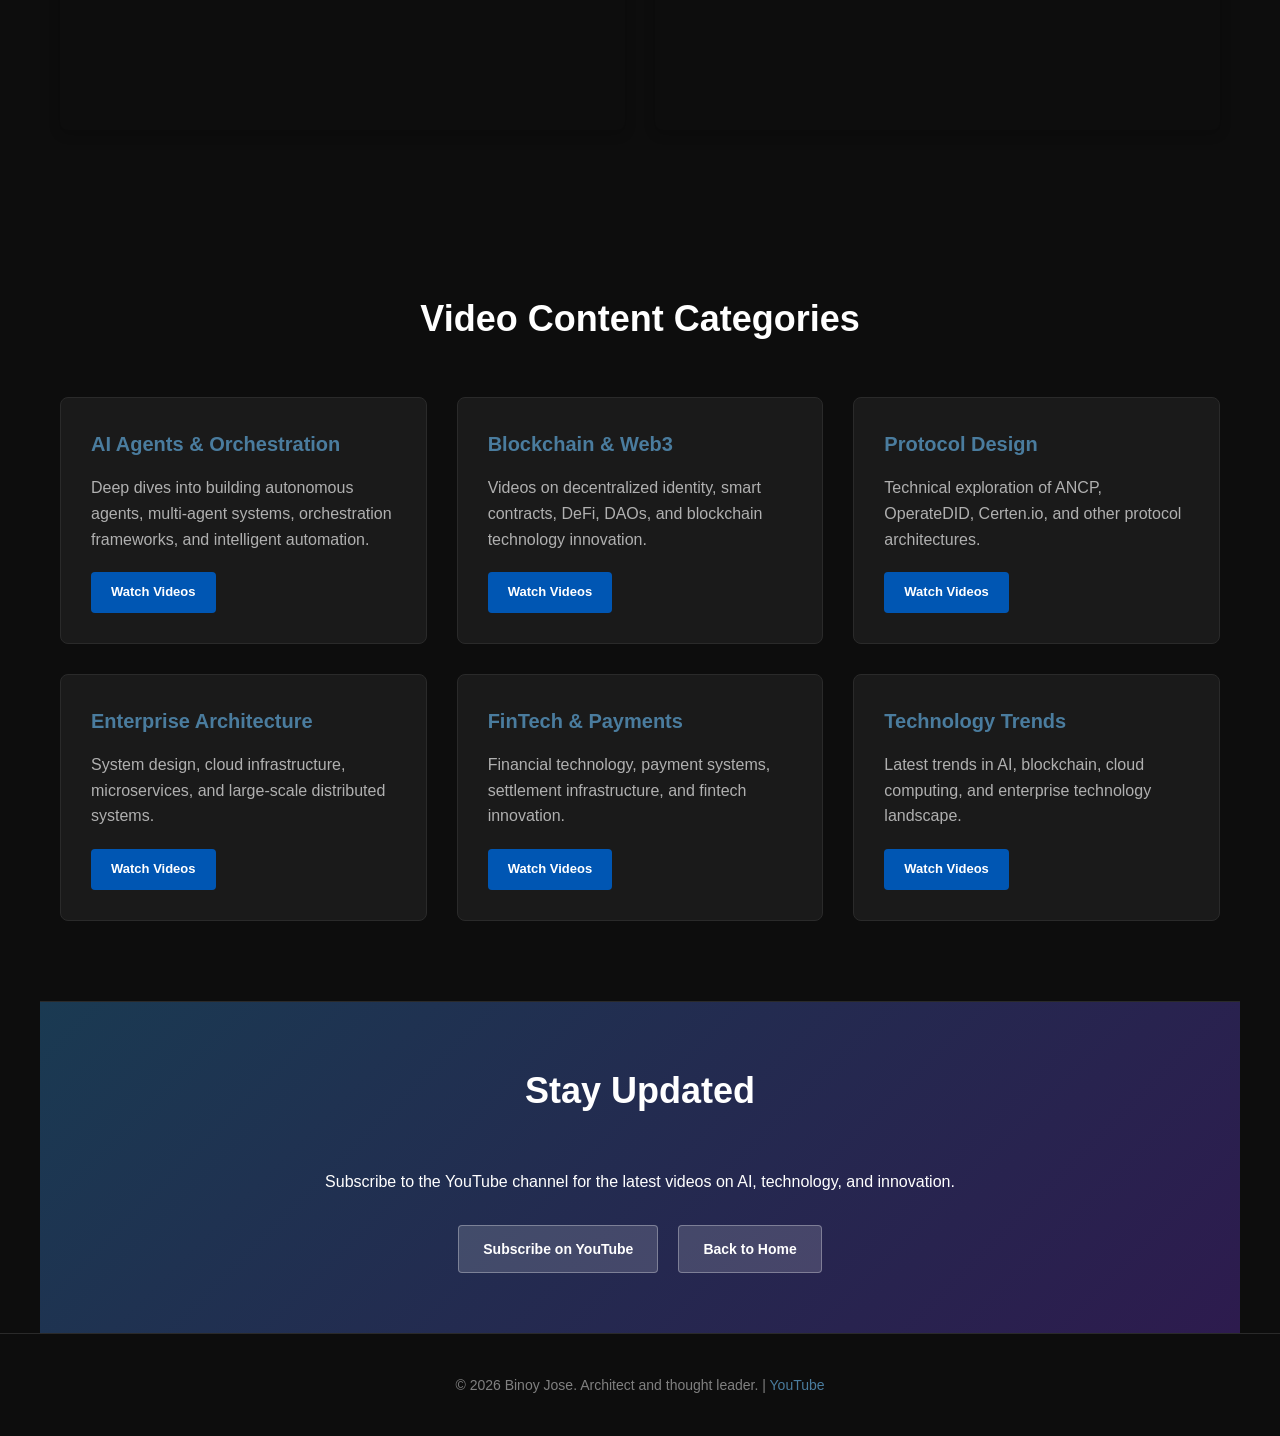
<file: youtube-articles.html>
<!DOCTYPE html>
<html lang="en">
<head>
    <meta charset="UTF-8">
    <meta name="viewport" content="width=device-width, initial-scale=1.0">
    <title>Videos - Binoy Jose</title>
    <style>
        * {
            margin: 0;
            padding: 0;
            box-sizing: border-box;
        }

        body {
            font-family: -apple-system, BlinkMacSystemFont, 'Segoe UI', Roboto, 'Helvetica Neue', Arial, sans-serif;
            line-height: 1.6;
            color: #e0e0e0;
            background: #0d0d0d;
        }

        header {
            background: #1a1a1a;
            color: white;
            padding: 20px 0;
            position: sticky;
            top: 0;
            z-index: 1000;
            box-shadow: 0 2px 20px rgba(0, 86, 179, 0.1);
            border-bottom: 1px solid #2a2a2a;
        }

        nav {
            max-width: 1200px;
            margin: 0 auto;
            padding: 0 20px;
            display: flex;
            justify-content: space-between;
            align-items: center;
        }

        .logo {
            font-size: 24px;
            font-weight: 700;
            letter-spacing: -0.5px;
            background: linear-gradient(135deg, #0056b3, #4a7c9e);
            -webkit-background-clip: text;
            -webkit-text-fill-color: transparent;
            background-clip: text;
        }

        nav ul {
            display: flex;
            list-style: none;
            gap: 30px;
            flex-wrap: wrap;
        }

        nav a {
            color: #e0e0e0;
            text-decoration: none;
            font-size: 14px;
            font-weight: 500;
            transition: all 0.3s;
        }

        nav a:hover {
            color: #4a7c9e;
        }

        .hero {
            background: linear-gradient(135deg, #1a1a1a 0%, #1a0f2e 100%);
            color: white;
            padding: 80px 20px;
            text-align: center;
            border-bottom: 1px solid #2a2a2a;
        }

        .hero h1 {
            font-size: 44px;
            margin-bottom: 20px;
            font-weight: 700;
            background: linear-gradient(135deg, #0056b3, #1e40af, #4a7c9e);
            -webkit-background-clip: text;
            -webkit-text-fill-color: transparent;
            background-clip: text;
        }

        .hero p {
            font-size: 18px;
            opacity: 0.9;
            color: #b0b0b0;
        }

        section {
            max-width: 1200px;
            margin: 0 auto;
            padding: 80px 20px;
        }

        section h2 {
            font-size: 36px;
            margin-bottom: 50px;
            text-align: center;
            color: white;
            font-weight: 700;
        }

        .channel-info {
            text-align: center;
            background: #1a1a1a;
            padding: 40px;
            border-radius: 12px;
            border: 1px solid #2a2a2a;
            margin-bottom: 60px;
        }

        .channel-info h3 {
            font-size: 24px;
            color: #0056b3;
            margin-bottom: 15px;
        }

        .channel-info p {
            color: #b0b0b0;
            margin-bottom: 20px;
            font-size: 16px;
        }

        .channel-button {
            display: inline-block;
            padding: 14px 32px;
            background: linear-gradient(135deg, #0056b3, #0056b3);
            color: white;
            text-decoration: none;
            border-radius: 4px;
            font-weight: 600;
            font-size: 16px;
            transition: all 0.3s;
            margin: 10px;
        }

        .channel-button:hover {
            opacity: 0.9;
            transform: translateY(-2px);
            box-shadow: 0 8px 16px rgba(0, 86, 179, 0.3);
        }

        .video-categories {
            display: grid;
            grid-template-columns: repeat(auto-fit, minmax(300px, 1fr));
            gap: 30px;
            margin-top: 40px;
        }

        .category-card {
            background: #1a1a1a;
            border-radius: 8px;
            padding: 30px;
            border: 1px solid #2a2a2a;
            transition: all 0.3s;
        }

        .category-card:hover {
            transform: translateY(-5px);
            border-color: #0056b3;
            box-shadow: 0 8px 24px rgba(0, 86, 179, 0.15);
        }

        .category-card h3 {
            font-size: 20px;
            color: #4a7c9e;
            margin-bottom: 15px;
            font-weight: 700;
        }

        .category-card p {
            color: #b0b0b0;
            margin-bottom: 20px;
            line-height: 1.6;
        }

        .video-link {
            display: inline-block;
            padding: 10px 20px;
            background: linear-gradient(135deg, #0056b3, #0056b3);
            color: white;
            text-decoration: none;
            border-radius: 4px;
            font-weight: 600;
            font-size: 13px;
            transition: all 0.3s;
        }

        .video-link:hover {
            opacity: 0.9;
            transform: translateY(-2px);
        }

        .cta-section {
            background: linear-gradient(135deg, #1a3a52 0%, #2d1b4e 100%);
            color: white;
            text-align: center;
            padding: 60px 20px;
            border-top: 1px solid #2a2a2a;
        }

        .cta-section h2 {
            color: white;
        }

        .social-links {
            display: flex;
            justify-content: center;
            gap: 20px;
            flex-wrap: wrap;
            margin-top: 30px;
        }

        .social-link {
            display: inline-block;
            background: rgba(255,255,255,0.15);
            padding: 12px 24px;
            border-radius: 4px;
            color: white;
            text-decoration: none;
            font-size: 14px;
            font-weight: 600;
            transition: all 0.3s;
            border: 1px solid rgba(255,255,255,0.3);
        }

        .social-link:hover {
            background: rgba(255,255,255,0.25);
            transform: translateY(-2px);
        }

        footer {
            background: #0d0d0d;
            color: #808080;
            text-align: center;
            padding: 40px 20px;
            font-size: 14px;
            border-top: 1px solid #2a2a2a;
        }

        footer a {
            color: #4a7c9e;
            text-decoration: none;
        }

        @media (max-width: 768px) {
            .hero h1 {
                font-size: 32px;
            }

            section {
                padding: 60px 20px;
            }
        }
    </style>
</head>
<body>
    <!-- Navigation -->
    <header>
        <nav>
            <div class="logo">Binoy Jose</div>
            <ul>
                <li><a href="index.html">Home</a></li>
                <li><a href="experience.html">Experience</a></li>
                <li><a href="linkedin-articles.html">Articles</a></li>
                <li><a href="youtube-articles.html">Videos</a></li>
                <li><a href="protocols.html">Protocols</a></li>
                <li><a href="applications.html">Applications</a></li>
                <li><a href="tools.html">Technologies</a></li>
                <li><a href="index.html#contact">Contact</a></li>
            </ul>
        </nav>
    </header>

    <!-- Hero Section -->
    <section class="hero">
        <div class="hero-content">
            <h1>Videos</h1>
            <p>Video content on AI agents, technology trends, blockchain innovation, and building the future</p>
        </div>
    </section>

    <!-- Channel Info -->
    <section>
        <div class="channel-info">
            <h3>Enterprise AI Agents Channel</h3>
            <p>Comprehensive video content exploring autonomous systems, agent orchestration, AI architecture, and enterprise technology innovation.</p>
            <p style="color: #999; font-size: 14px;">Subscribe for latest videos on AI agents, protocols, blockchain, and technical deep dives.</p>
            <a href="https://www.youtube.com/@EnterpriseAiAgents" class="channel-button" target="_blank">Subscribe on YouTube</a>
            <a href="https://www.youtube.com/@EnterpriseAiAgents" class="channel-button" target="_blank">View Channel</a>
        </div>
    </section>

    <!-- Featured Videos -->
    <section>
        <h2>Featured Videos</h2>
        <div style="display: grid; grid-template-columns: repeat(auto-fit, minmax(400px, 1fr)); gap: 30px; margin-top: 40px;">
            <div style="border-radius: 8px; overflow: hidden; aspect-ratio: 16/9; box-shadow: 0 4px 12px rgba(0,0,0,0.2);">
                <iframe width="100%" height="100%" src="https://www.youtube.com/embed/HE9svlFlG0M" title="YouTube video player" frameborder="0" allow="accelerometer; autoplay; clipboard-write; encrypted-media; gyroscope; picture-in-picture; web-share" allowfullscreen></iframe>
            </div>
            <div style="border-radius: 8px; overflow: hidden; aspect-ratio: 16/9; box-shadow: 0 4px 12px rgba(0,0,0,0.2);">
                <iframe width="100%" height="100%" src="https://www.youtube.com/embed/6wqXIzmwPnc" title="YouTube video player" frameborder="0" allow="accelerometer; autoplay; clipboard-write; encrypted-media; gyroscope; picture-in-picture; web-share" allowfullscreen></iframe>
            </div>
            <div style="border-radius: 8px; overflow: hidden; aspect-ratio: 16/9; box-shadow: 0 4px 12px rgba(0,0,0,0.2);">
                <iframe width="100%" height="100%" src="https://www.youtube.com/embed/7BtBskdvwpk" title="YouTube video player" frameborder="0" allow="accelerometer; autoplay; clipboard-write; encrypted-media; gyroscope; picture-in-picture; web-share" allowfullscreen></iframe>
            </div>
            <div style="border-radius: 8px; overflow: hidden; aspect-ratio: 16/9; box-shadow: 0 4px 12px rgba(0,0,0,0.2);">
                <iframe width="100%" height="100%" src="https://www.youtube.com/embed/UU03sov_Ce0" title="YouTube video player" frameborder="0" allow="accelerometer; autoplay; clipboard-write; encrypted-media; gyroscope; picture-in-picture; web-share" allowfullscreen></iframe>
            </div>
        </div>
    </section>

    <!-- Video Categories -->
    <section>
        <h2>Video Content Categories</h2>
        <div class="video-categories">
            <div class="category-card">
                <h3>AI Agents & Orchestration</h3>
                <p>Deep dives into building autonomous agents, multi-agent systems, orchestration frameworks, and intelligent automation.</p>
                <a href="https://www.youtube.com/@EnterpriseAiAgents" class="video-link" target="_blank">Watch Videos</a>
            </div>

            <div class="category-card">
                <h3>Blockchain & Web3</h3>
                <p>Videos on decentralized identity, smart contracts, DeFi, DAOs, and blockchain technology innovation.</p>
                <a href="https://www.youtube.com/@EnterpriseAiAgents" class="video-link" target="_blank">Watch Videos</a>
            </div>

            <div class="category-card">
                <h3>Protocol Design</h3>
                <p>Technical exploration of ANCP, OperateDID, Certen.io, and other protocol architectures.</p>
                <a href="https://www.youtube.com/@EnterpriseAiAgents" class="video-link" target="_blank">Watch Videos</a>
            </div>

            <div class="category-card">
                <h3>Enterprise Architecture</h3>
                <p>System design, cloud infrastructure, microservices, and large-scale distributed systems.</p>
                <a href="https://www.youtube.com/@EnterpriseAiAgents" class="video-link" target="_blank">Watch Videos</a>
            </div>

            <div class="category-card">
                <h3>FinTech & Payments</h3>
                <p>Financial technology, payment systems, settlement infrastructure, and fintech innovation.</p>
                <a href="https://www.youtube.com/@EnterpriseAiAgents" class="video-link" target="_blank">Watch Videos</a>
            </div>

            <div class="category-card">
                <h3>Technology Trends</h3>
                <p>Latest trends in AI, blockchain, cloud computing, and enterprise technology landscape.</p>
                <a href="https://www.youtube.com/@EnterpriseAiAgents" class="video-link" target="_blank">Watch Videos</a>
            </div>
        </div>
    </section>

    <!-- CTA Section -->
    <section class="cta-section">
        <h2>Stay Updated</h2>
        <p>Subscribe to the YouTube channel for the latest videos on AI, technology, and innovation.</p>
        <div class="social-links">
            <a href="https://www.youtube.com/@EnterpriseAiAgents" class="social-link" target="_blank">Subscribe on YouTube</a>
            <a href="index.html" class="social-link">Back to Home</a>
        </div>
    </section>

    <!-- Footer -->
    <footer>
        <p>&copy; 2026 Binoy Jose. Architect and thought leader. | <a href="https://www.youtube.com/@EnterpriseAiAgents">YouTube</a></p>
    </footer>
</body>
</html>
</file>
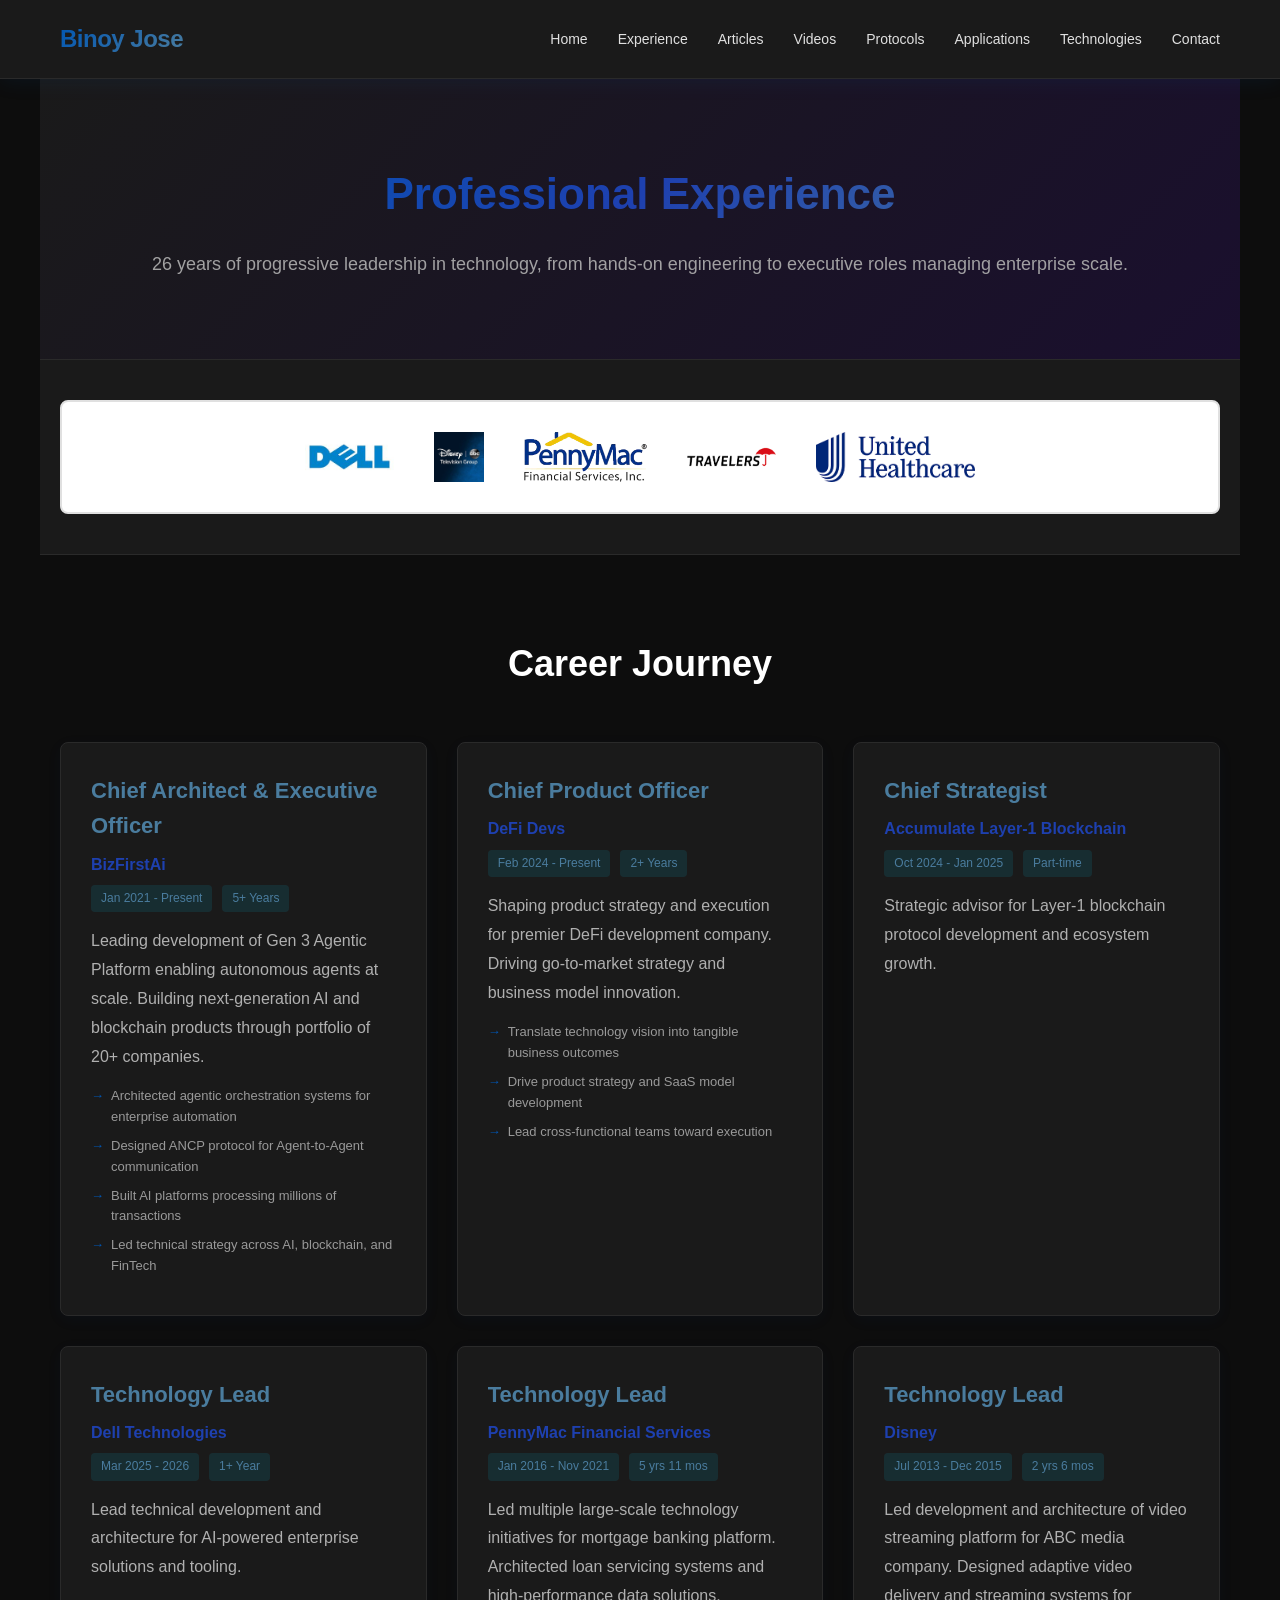
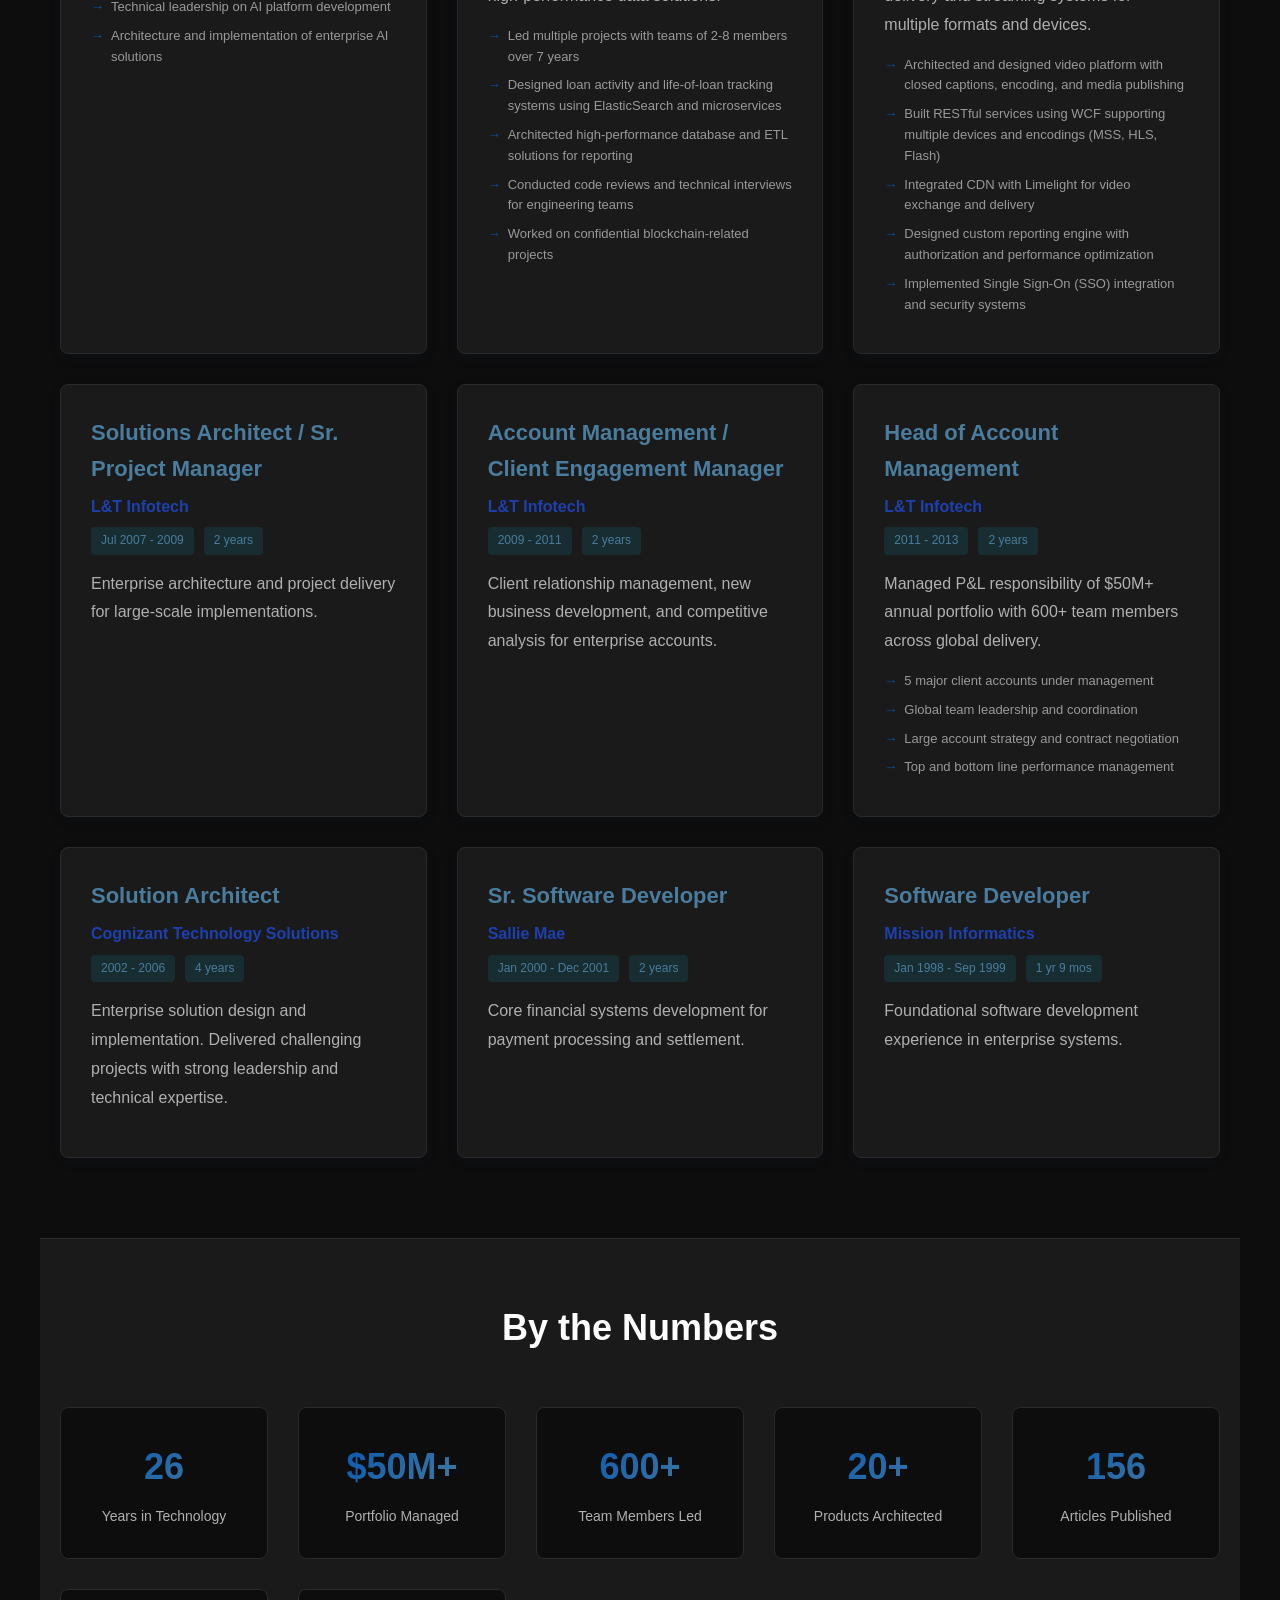
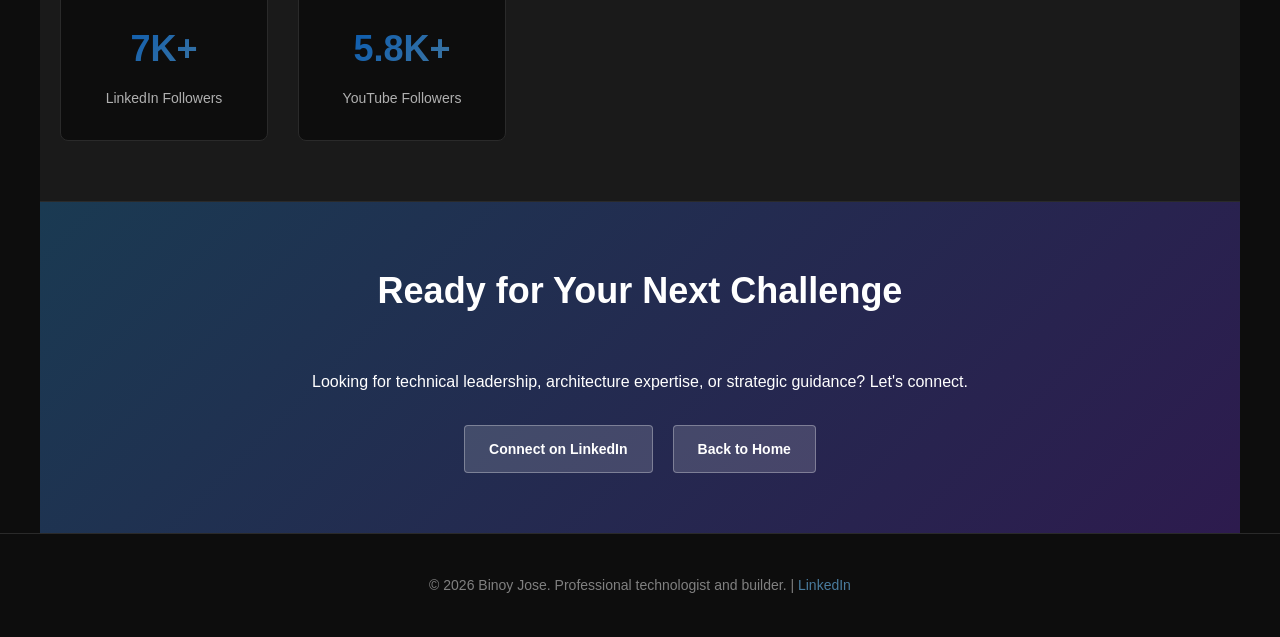
<file: Main/experience.html>
<!DOCTYPE html>
<html lang="en">
<head>
    <meta charset="UTF-8">
    <meta name="viewport" content="width=device-width, initial-scale=1.0">
    <title>Experience - Binoy Jose</title>
    <style>
        * {
            margin: 0;
            padding: 0;
            box-sizing: border-box;
        }

        body {
            font-family: -apple-system, BlinkMacSystemFont, 'Segoe UI', Roboto, 'Helvetica Neue', Arial, sans-serif;
            line-height: 1.6;
            color: #e0e0e0;
            background: #0d0d0d;
        }

        header {
            background: #1a1a1a;
            color: white;
            padding: 20px 0;
            position: sticky;
            top: 0;
            z-index: 1000;
            box-shadow: 0 2px 20px rgba(0, 86, 179, 0.1);
            border-bottom: 1px solid #2a2a2a;
        }

        nav {
            max-width: 1200px;
            margin: 0 auto;
            padding: 0 20px;
            display: flex;
            justify-content: space-between;
            align-items: center;
        }

        .logo {
            font-size: 24px;
            font-weight: 700;
            letter-spacing: -0.5px;
            background: linear-gradient(135deg, #0056b3, #4a7c9e);
            -webkit-background-clip: text;
            -webkit-text-fill-color: transparent;
            background-clip: text;
        }

        nav ul {
            display: flex;
            list-style: none;
            gap: 30px;
            flex-wrap: wrap;
        }

        nav a {
            color: #e0e0e0;
            text-decoration: none;
            font-size: 14px;
            font-weight: 500;
            transition: all 0.3s;
        }

        nav a:hover {
            color: #4a7c9e;
        }

        .hero {
            background: linear-gradient(135deg, #1a1a1a 0%, #1a0f2e 100%);
            color: white;
            padding: 80px 20px;
            text-align: center;
            border-bottom: 1px solid #2a2a2a;
        }

        .hero h1 {
            font-size: 44px;
            margin-bottom: 20px;
            font-weight: 700;
            background: linear-gradient(135deg, #0056b3, #1e40af, #4a7c9e);
            -webkit-background-clip: text;
            -webkit-text-fill-color: transparent;
            background-clip: text;
        }

        .hero p {
            font-size: 18px;
            opacity: 0.9;
            color: #b0b0b0;
        }

        section {
            max-width: 1200px;
            margin: 0 auto;
            padding: 80px 20px;
        }

        section h2 {
            font-size: 36px;
            margin-bottom: 50px;
            text-align: center;
            color: white;
            font-weight: 700;
        }

        .timeline {
            position: relative;
            max-width: 100%;
            margin: 0 auto;
            display: grid;
            grid-template-columns: repeat(auto-fit, minmax(300px, 1fr));
            gap: 30px;
        }

        .timeline::before {
            display: none;
        }

        .timeline-item {
            margin-bottom: 0;
            width: 100%;
        }

        .timeline-item:nth-child(odd) {
            margin-left: 0;
            margin-right: 0;
            text-align: left;
        }

        .timeline-item:nth-child(even) {
            margin-left: 0;
            margin-right: 0;
            text-align: left;
        }

        .timeline-content {
            background: #1a1a1a;
            padding: 30px;
            border-radius: 8px;
            border: 1px solid #2a2a2a;
            box-shadow: 0 4px 16px rgba(0, 86, 179, 0.05);
            transition: all 0.3s;
            height: 100%;
            position: relative;
        }

        .timeline-content img {
            position: absolute !important;
            top: 15px;
            right: 15px;
            display: inline-block !important;
            margin: 0 !important;
        }

        .timeline-content:hover {
            border-color: #0056b3;
            box-shadow: 0 8px 24px rgba(0, 86, 179, 0.15);
            transform: translateY(-4px);
        }

        .timeline-dot {
            display: none;
        }

        .job-title {
            font-size: 22px;
            font-weight: 700;
            color: #4a7c9e;
            margin-bottom: 8px;
        }

        .company {
            font-size: 16px;
            color: #1e40af;
            font-weight: 600;
            margin-bottom: 8px;
        }

        .period {
            font-size: 13px;
            color: #888;
            margin-bottom: 15px;
            display: flex;
            gap: 10px;
            flex-wrap: wrap;
        }

        .period-badge {
            background: rgba(0, 217, 255, 0.1);
            padding: 4px 10px;
            border-radius: 4px;
            font-size: 12px;
            color: #4a7c9e;
        }

        .description {
            color: #b0b0b0;
            margin-bottom: 15px;
            line-height: 1.8;
        }

        .highlights {
            list-style: none;
            margin-top: 12px;
        }

        .highlights li {
            color: #999;
            margin-bottom: 8px;
            padding-left: 20px;
            position: relative;
            font-size: 13px;
        }

        .highlights li:before {
            content: '→';
            position: absolute;
            left: 0;
            color: #0056b3;
        }

        .stats-section {
            background: #1a1a1a;
            padding: 60px 20px;
            border-top: 1px solid #2a2a2a;
            border-bottom: 1px solid #2a2a2a;
        }

        .stats-grid {
            display: grid;
            grid-template-columns: repeat(auto-fit, minmax(200px, 1fr));
            gap: 30px;
            margin-top: 40px;
        }

        .stat-card {
            text-align: center;
            padding: 30px;
            background: #0d0d0d;
            border-radius: 8px;
            border: 1px solid #2a2a2a;
        }

        .stat-number {
            font-size: 36px;
            font-weight: 700;
            background: linear-gradient(135deg, #0056b3, #4a7c9e);
            -webkit-background-clip: text;
            -webkit-text-fill-color: transparent;
            background-clip: text;
            margin-bottom: 10px;
        }

        .stat-label {
            color: #b0b0b0;
            font-size: 14px;
        }

        .cta-section {
            background: linear-gradient(135deg, #1a3a52 0%, #2d1b4e 100%);
            color: white;
            text-align: center;
            padding: 60px 20px;
        }

        .cta-section h2 {
            color: white;
        }

        .social-links {
            display: flex;
            justify-content: center;
            gap: 20px;
            flex-wrap: wrap;
            margin-top: 30px;
        }

        .social-link {
            display: inline-block;
            background: rgba(255,255,255,0.15);
            padding: 12px 24px;
            border-radius: 4px;
            color: white;
            text-decoration: none;
            font-size: 14px;
            font-weight: 600;
            transition: all 0.3s;
            border: 1px solid rgba(255,255,255,0.3);
        }

        .social-link:hover {
            background: rgba(255,255,255,0.25);
            transform: translateY(-2px);
        }

        footer {
            background: #0d0d0d;
            color: #808080;
            text-align: center;
            padding: 40px 20px;
            font-size: 14px;
            border-top: 1px solid #2a2a2a;
        }

        footer a {
            color: #4a7c9e;
            text-decoration: none;
        }

        @media (max-width: 768px) {
            .timeline {
                grid-template-columns: 1fr;
            }

            .timeline-item,
            .timeline-item:nth-child(odd),
            .timeline-item:nth-child(even) {
                width: 100%;
                margin-left: 0;
                margin-right: 0;
                text-align: left;
                padding-left: 0;
            }

            .hero h1 {
                font-size: 32px;
            }

            section {
                padding: 60px 20px;
            }
        }
    </style>
</head>
<body>
    <!-- Navigation -->
    <header>
        <nav>
            <div class="logo">Binoy Jose</div>
            <ul>
                <li><a href="index.html">Home</a></li>
                <li><a href="experience.html">Experience</a></li>
                <li><a href="linkedin-articles.html">Articles</a></li>
                <li><a href="youtube-articles.html">Videos</a></li>
                <li><a href="protocols.html">Protocols</a></li>
                <li><a href="applications.html">Applications</a></li>
                <li><a href="tools.html">Technologies</a></li>
                <li><a href="index.html#contact">Contact</a></li>
            </ul>
        </nav>
    </header>

    <!-- Hero Section -->
    <section class="hero">
        <div class="hero-content">
            <h1>Professional Experience</h1>
            <p>26 years of progressive leadership in technology, from hands-on engineering to executive roles managing enterprise scale.</p>
        </div>
    </section>

    <!-- Company Logos Section -->
    <section style="background: #1a1a1a; border-bottom: 1px solid #2a2a2a; padding: 40px 20px;">
        <div style="background: #ffffff; border: 2px solid #e0e0e0; border-radius: 8px; padding: 30px; display: flex; justify-content: center; align-items: center; gap: 40px; flex-wrap: wrap;">
            <img src="Images/dell.png" alt="Dell Technologies" style="height: 50px; width: auto; max-width: 200px; aspect-ratio: auto;">
            <img src="Images/disney-abc.png" alt="Disney" style="height: 50px; width: auto; max-width: 280px; aspect-ratio: auto;">
            <img src="Images/pennyMac.png" alt="PennyMac" style="height: 50px; width: auto; max-width: 280px; aspect-ratio: auto;">
            <img src="Images/travelers.png" alt="Travelers" style="height: 50px; width: auto; max-width: 200px; aspect-ratio: auto;">
            <img src="Images/uhg.png" alt="United Healthcare" style="height: 50px; width: auto; max-width: 200px; aspect-ratio: auto;">
            <!-- ADP Logo placeholder - waiting for image -->
        </div>
    </section>

    <!-- Timeline Section -->
    <section>
        <h2>Career Journey</h2>
        <div class="timeline">
            <!-- Current Role -->
            <div class="timeline-item">
                <div class="timeline-dot"></div>
                <div class="timeline-content">
                    <div class="job-title">Chief Architect & Executive Officer</div>
                    <div class="company">BizFirstAi</div>
                    <div class="period">
                        <span class="period-badge">Jan 2021 - Present</span>
                        <span class="period-badge">5+ Years</span>
                    </div>
                    <div class="description">Leading development of Gen 3 Agentic Platform enabling autonomous agents at scale. Building next-generation AI and blockchain products through portfolio of 20+ companies.</div>
                    <ul class="highlights">
                        <li>Architected agentic orchestration systems for enterprise automation</li>
                        <li>Designed ANCP protocol for Agent-to-Agent communication</li>
                        <li>Built AI platforms processing millions of transactions</li>
                        <li>Led technical strategy across AI, blockchain, and FinTech</li>
                    </ul>
                </div>
            </div>

            <!-- CPO Role -->
            <div class="timeline-item">
                <div class="timeline-dot"></div>
                <div class="timeline-content">
                    <div class="job-title">Chief Product Officer</div>
                    <div class="company">DeFi Devs</div>
                    <div class="period">
                        <span class="period-badge">Feb 2024 - Present</span>
                        <span class="period-badge">2+ Years</span>
                    </div>
                    <div class="description">Shaping product strategy and execution for premier DeFi development company. Driving go-to-market strategy and business model innovation.</div>
                    <ul class="highlights">
                        <li>Translate technology vision into tangible business outcomes</li>
                        <li>Drive product strategy and SaaS model development</li>
                        <li>Lead cross-functional teams toward execution</li>
                    </ul>
                </div>
            </div>

            <!-- Chief Strategist -->
            <div class="timeline-item">
                <div class="timeline-dot"></div>
                <div class="timeline-content">
                    <div class="job-title">Chief Strategist</div>
                    <div class="company">Accumulate Layer-1 Blockchain</div>
                    <div class="period">
                        <span class="period-badge">Oct 2024 - Jan 2025</span>
                        <span class="period-badge">Part-time</span>
                    </div>
                    <div class="description">Strategic advisor for Layer-1 blockchain protocol development and ecosystem growth.</div>
                </div>
            </div>

            <!-- Dell Technologies -->
            <div class="timeline-item">
                <div class="timeline-dot"></div>
                <div class="timeline-content">
                    <div class="job-title">Technology Lead</div>
                    <div class="company">
    Dell Technologies
                    </div>
                    <div class="period">
                        <span class="period-badge">Mar 2025 - 2026</span>
                        <span class="period-badge">1+ Year</span>
                    </div>
                    <div class="description">Lead technical development and architecture for AI-powered enterprise solutions and tooling.</div>
                    <ul class="highlights">
                        <li>Technical leadership on AI platform development</li>
                        <li>Architecture and implementation of enterprise AI solutions</li>
                    </ul>
                </div>
            </div>

            <!-- PennyMac Bank -->
            <div class="timeline-item">
                <div class="timeline-dot"></div>
                <div class="timeline-content">
                    <div class="job-title">Technology Lead</div>
                    <div class="company">
PennyMac Financial Services
                    </div>
                    <div class="period">
                        <span class="period-badge">Jan 2016 - Nov 2021</span>
                        <span class="period-badge">5 yrs 11 mos</span>
                    </div>
                    <div class="description">Led multiple large-scale technology initiatives for mortgage banking platform. Architected loan servicing systems and high-performance data solutions.</div>
                    <ul class="highlights">
                        <li>Led multiple projects with teams of 2-8 members over 7 years</li>
                        <li>Designed loan activity and life-of-loan tracking systems using ElasticSearch and microservices</li>
                        <li>Architected high-performance database and ETL solutions for reporting</li>
                        <li>Conducted code reviews and technical interviews for engineering teams</li>
                        <li>Worked on confidential blockchain-related projects</li>
                    </ul>
                </div>
            </div>

            <!-- Disney -->
            <div class="timeline-item">
                <div class="timeline-dot"></div>
                <div class="timeline-content">
                    <div class="job-title">Technology Lead</div>
                    <div class="company">
Disney
                    </div>
                    <div class="period">
                        <span class="period-badge">Jul 2013 - Dec 2015</span>
                        <span class="period-badge">2 yrs 6 mos</span>
                    </div>
                    <div class="description">Led development and architecture of video streaming platform for ABC media company. Designed adaptive video delivery and streaming systems for multiple formats and devices.</div>
                    <ul class="highlights">
                        <li>Architected and designed video platform with closed captions, encoding, and media publishing</li>
                        <li>Built RESTful services using WCF supporting multiple devices and encodings (MSS, HLS, Flash)</li>
                        <li>Integrated CDN with Limelight for video exchange and delivery</li>
                        <li>Designed custom reporting engine with authorization and performance optimization</li>
                        <li>Implemented Single Sign-On (SSO) integration and security systems</li>
                    </ul>
                </div>
            </div>

            <!-- Solutions Architecture -->
            <div class="timeline-item">
                <div class="timeline-dot"></div>
                <div class="timeline-content">
                    <div class="job-title">Solutions Architect / Sr. Project Manager</div>
                    <div class="company">L&T Infotech</div>
                    <div class="period">
                        <span class="period-badge">Jul 2007 - 2009</span>
                        <span class="period-badge">2 years</span>
                    </div>
                    <div class="description">Enterprise architecture and project delivery for large-scale implementations.</div>
                </div>
            </div>

            <!-- L&T Account Management -->
            <div class="timeline-item">
                <div class="timeline-dot"></div>
                <div class="timeline-content">
                    <div class="job-title">Account Management / Client Engagement Manager</div>
                    <div class="company">L&T Infotech</div>
                    <div class="period">
                        <span class="period-badge">2009 - 2011</span>
                        <span class="period-badge">2 years</span>
                    </div>
                    <div class="description">Client relationship management, new business development, and competitive analysis for enterprise accounts.</div>
                </div>
            </div>

            <!-- L&T Infotech -->
            <div class="timeline-item">
                <div class="timeline-dot"></div>
                <div class="timeline-content">
                    <div class="job-title">Head of Account Management</div>
                    <div class="company">L&T Infotech</div>
                    <div class="period">
                        <span class="period-badge">2011 - 2013</span>
                        <span class="period-badge">2 years</span>
                    </div>
                    <div class="description">Managed P&L responsibility of $50M+ annual portfolio with 600+ team members across global delivery.</div>
                    <ul class="highlights">
                        <li>5 major client accounts under management</li>
                        <li>Global team leadership and coordination</li>
                        <li>Large account strategy and contract negotiation</li>
                        <li>Top and bottom line performance management</li>
                    </ul>
                </div>
            </div>

            <!-- Cognizant -->
            <div class="timeline-item">
                <div class="timeline-dot"></div>
                <div class="timeline-content">
                    <div class="job-title">Solution Architect</div>
                    <div class="company">
Cognizant Technology Solutions
                    </div>
                    <div class="period">
                        <span class="period-badge">2002 - 2006</span>
                        <span class="period-badge">4 years</span>
                    </div>
                    <div class="description">Enterprise solution design and implementation. Delivered challenging projects with strong leadership and technical expertise.</div>
                </div>
            </div>

            <!-- Sallie Mae -->
            <div class="timeline-item">
                <div class="timeline-dot"></div>
                <div class="timeline-content">
                    <div class="job-title">Sr. Software Developer</div>
                    <div class="company">Sallie Mae</div>
                    <div class="period">
                        <span class="period-badge">Jan 2000 - Dec 2001</span>
                        <span class="period-badge">2 years</span>
                    </div>
                    <div class="description">Core financial systems development for payment processing and settlement.</div>
                </div>
            </div>

            <!-- Mission Informatics -->
            <div class="timeline-item">
                <div class="timeline-dot"></div>
                <div class="timeline-content">
                    <div class="job-title">Software Developer</div>
                    <div class="company">Mission Informatics</div>
                    <div class="period">
                        <span class="period-badge">Jan 1998 - Sep 1999</span>
                        <span class="period-badge">1 yr 9 mos</span>
                    </div>
                    <div class="description">Foundational software development experience in enterprise systems.</div>
                </div>
            </div>
        </div>
    </section>

    <!-- Stats Section -->
    <section class="stats-section">
        <h2>By the Numbers</h2>
        <div class="stats-grid">
            <div class="stat-card">
                <div class="stat-number">26</div>
                <div class="stat-label">Years in Technology</div>
            </div>
            <div class="stat-card">
                <div class="stat-number">$50M+</div>
                <div class="stat-label">Portfolio Managed</div>
            </div>
            <div class="stat-card">
                <div class="stat-number">600+</div>
                <div class="stat-label">Team Members Led</div>
            </div>
            <div class="stat-card">
                <div class="stat-number">20+</div>
                <div class="stat-label">Products Architected</div>
            </div>
            <div class="stat-card">
                <div class="stat-number">156</div>
                <div class="stat-label">Articles Published</div>
            </div>
            <div class="stat-card">
                <div class="stat-number">7K+</div>
                <div class="stat-label">LinkedIn Followers</div>
            </div>
            <div class="stat-card">
                <div class="stat-number">5.8K+</div>
                <div class="stat-label">YouTube Followers</div>
            </div>
        </div>
    </section>

    <!-- CTA Section -->
    <section class="cta-section">
        <h2>Ready for Your Next Challenge</h2>
        <p>Looking for technical leadership, architecture expertise, or strategic guidance? Let's connect.</p>
        <div class="social-links">
            <a href="https://www.linkedin.com/in/binoy-jose/" class="social-link" target="_blank">Connect on LinkedIn</a>
            <a href="index.html" class="social-link">Back to Home</a>
        </div>
    </section>

    <!-- Footer -->
    <footer>
        <p>&copy; 2026 Binoy Jose. Professional technologist and builder. | <a href="https://www.linkedin.com/in/binoy-jose/">LinkedIn</a></p>
    </footer>
</body>
</html>
</file>
